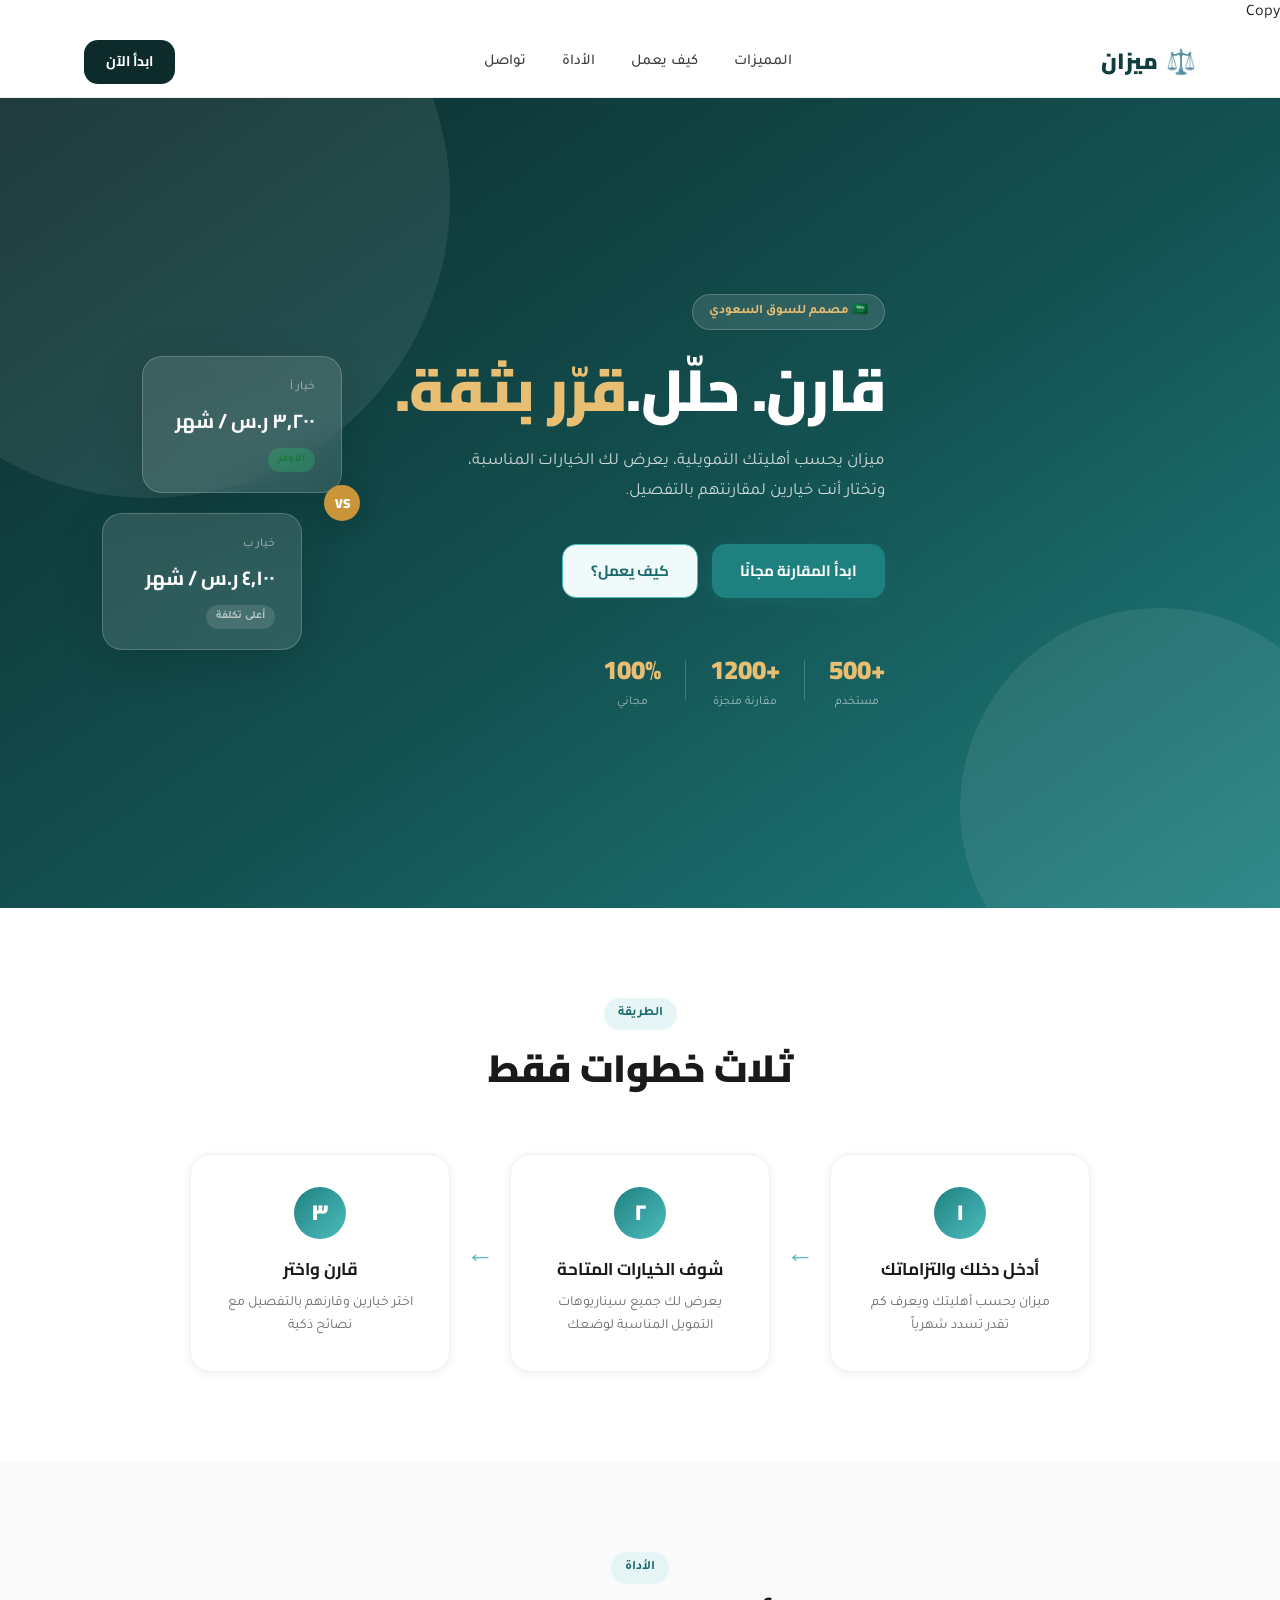
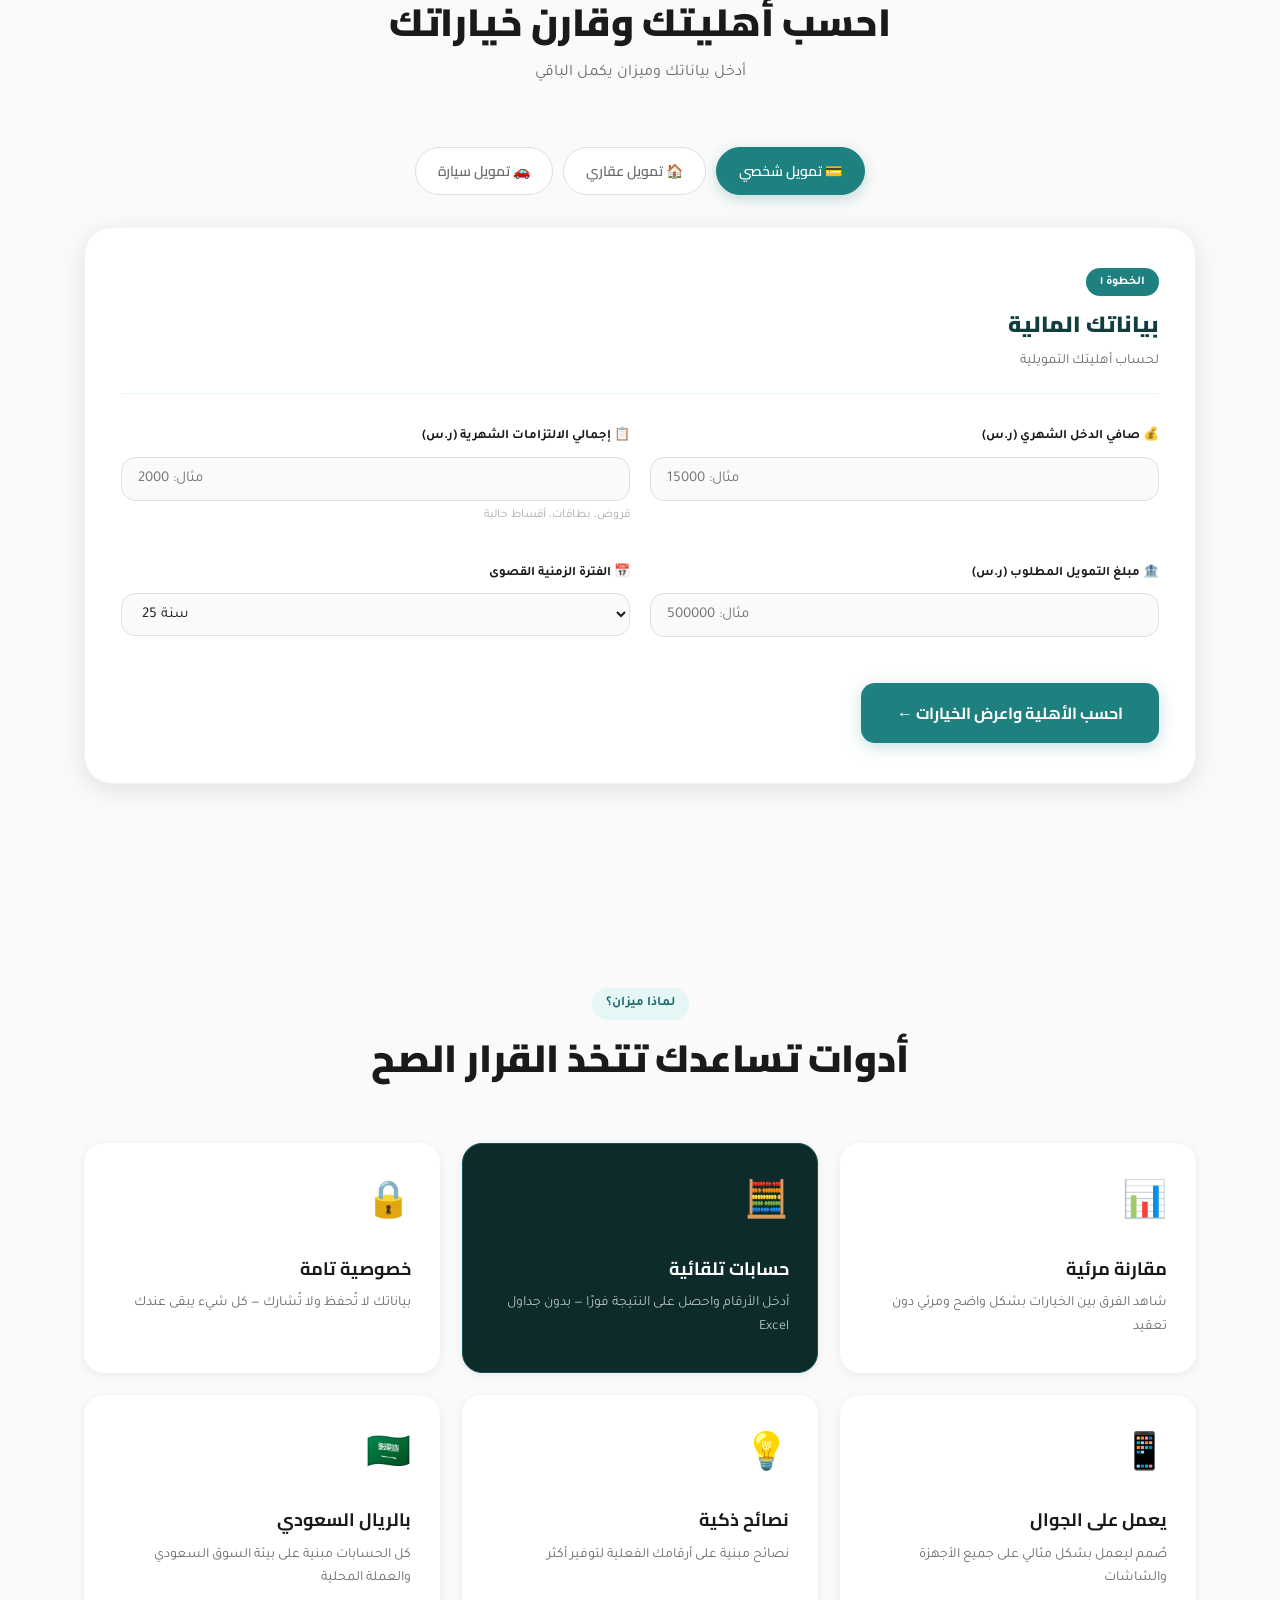
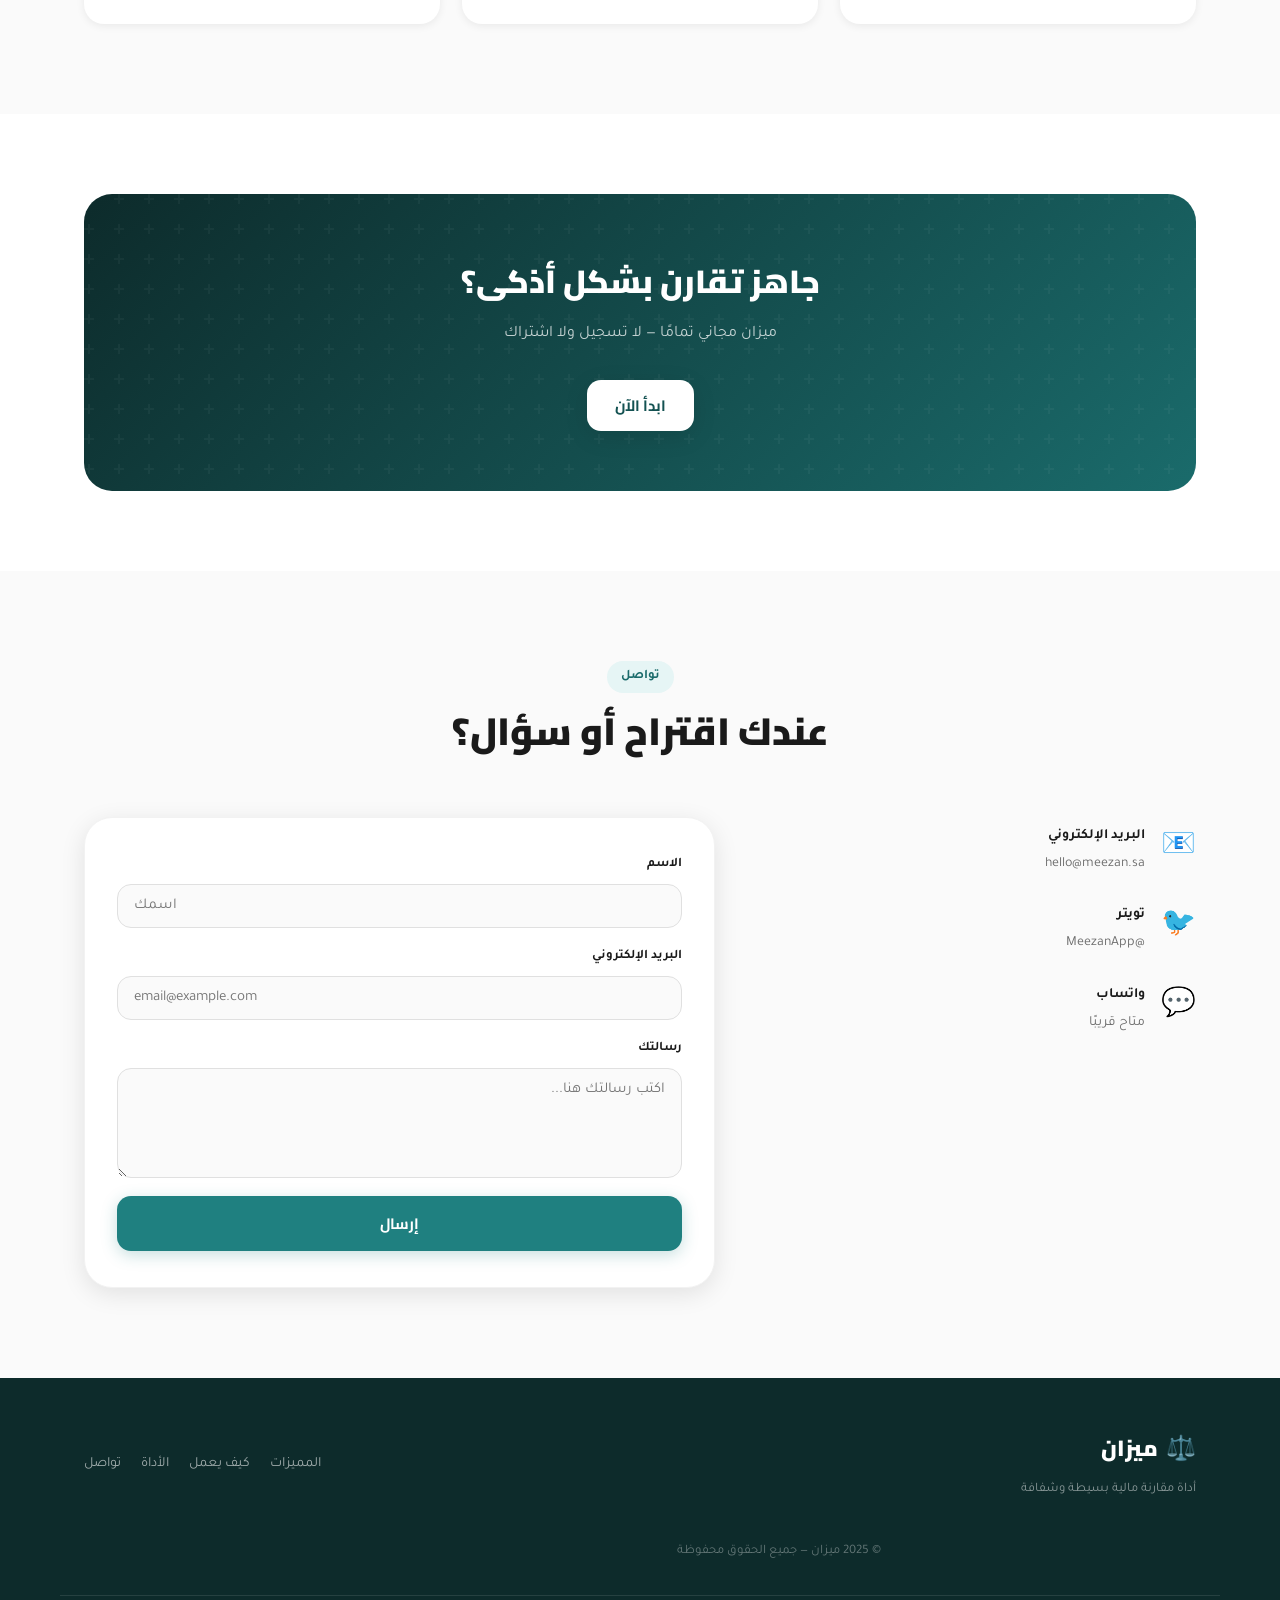
<file: index.html>
Copy

<!DOCTYPE html>
<html lang="ar" dir="rtl">
<head>
  <meta charset="UTF-8" />
  <meta name="viewport" content="width=device-width, initial-scale=1.0" />
  <title>ميزان — قارن واختر بثقة</title>
  <link rel="stylesheet" href="style.css" />
  <link rel="preconnect" href="https://fonts.googleapis.com" />
  <link rel="preconnect" href="https://fonts.gstatic.com" crossorigin />
  <link href="https://fonts.googleapis.com/css2?family=Cairo:wght@300;400;600;700;900&family=Tajawal:wght@300;400;500;700&display=swap" rel="stylesheet" />
</head>
<body>
 
  <header class="navbar">
    <div class="container nav-inner">
      <a href="#" class="logo"><span class="logo-icon">⚖️</span><span class="logo-text">ميزان</span></a>
      <nav class="nav-links">
        <a href="#features">المميزات</a>
        <a href="#how">كيف يعمل</a>
        <a href="#tool">الأداة</a>
        <a href="#contact">تواصل</a>
      </nav>
      <a href="#tool" class="btn btn-nav">ابدأ الآن</a>
      <button class="menu-toggle" aria-label="القائمة"><span></span><span></span><span></span></button>
    </div>
  </header>
 
  <section class="hero">
    <div class="hero-bg-shape shape-1"></div>
    <div class="hero-bg-shape shape-2"></div>
    <div class="container hero-inner">
      <div class="hero-badge">🇸🇦 مصمم للسوق السعودي</div>
      <h1 class="hero-title">قارن. حلّل.<span class="highlight">قرّر بثقة.</span></h1>
      <p class="hero-subtitle">ميزان يحسب أهليتك التمويلية، يعرض لك الخيارات المناسبة،<br/>وتختار أنت خيارين لمقارنتهم بالتفصيل.</p>
      <div class="hero-actions">
        <a href="#tool" class="btn btn-primary">ابدأ المقارنة مجانًا</a>
        <a href="#how" class="btn btn-secondary">كيف يعمل؟</a>
      </div>
      <div class="hero-stats">
        <div class="stat"><span class="stat-num">+500</span><span class="stat-label">مستخدم</span></div>
        <div class="stat-divider"></div>
        <div class="stat"><span class="stat-num">+1200</span><span class="stat-label">مقارنة منجزة</span></div>
        <div class="stat-divider"></div>
        <div class="stat"><span class="stat-num">100%</span><span class="stat-label">مجاني</span></div>
      </div>
    </div>
    <div class="hero-visual">
      <div class="card-float card-a"><div class="card-label">خيار أ</div><div class="card-value">٣,٢٠٠ ر.س / شهر</div><div class="card-tag green">الأوفر</div></div>
      <div class="card-float card-b"><div class="card-label">خيار ب</div><div class="card-value">٤,١٠٠ ر.س / شهر</div><div class="card-tag gray">أعلى تكلفة</div></div>
      <div class="vs-badge">VS</div>
    </div>
  </section>
 
  <section class="how section" id="how">
    <div class="container">
      <div class="section-header">
        <span class="section-tag">الطريقة</span>
        <h2 class="section-title">ثلاث خطوات فقط</h2>
      </div>
      <div class="steps">
        <div class="step"><div class="step-num">١</div><div class="step-content"><h3>أدخل دخلك والتزاماتك</h3><p>ميزان يحسب أهليتك ويعرف كم تقدر تسدد شهرياً</p></div></div>
        <div class="step-arrow">←</div>
        <div class="step"><div class="step-num">٢</div><div class="step-content"><h3>شوف الخيارات المتاحة</h3><p>يعرض لك جميع سيناريوهات التمويل المناسبة لوضعك</p></div></div>
        <div class="step-arrow">←</div>
        <div class="step"><div class="step-num">٣</div><div class="step-content"><h3>قارن واختر</h3><p>اختر خيارين وقارنهم بالتفصيل مع نصائح ذكية</p></div></div>
      </div>
    </div>
  </section>
 
  <section class="tool-section section" id="tool">
    <div class="container">
      <div class="section-header">
        <span class="section-tag">الأداة</span>
        <h2 class="section-title">احسب أهليتك وقارن خياراتك</h2>
        <p class="section-desc">أدخل بياناتك وميزان يكمل الباقي</p>
      </div>
 
      <div class="finance-tabs">
        <button class="tab-btn active" onclick="setType('personal',this)">💳 تمويل شخصي</button>
        <button class="tab-btn" onclick="setType('realestate',this)">🏠 تمويل عقاري</button>
        <button class="tab-btn" onclick="setType('car',this)">🚗 تمويل سيارة</button>
      </div>
 
      <div class="tool-card" id="step1">
        <div class="tool-card-header">
          <div class="step-badge">الخطوة ١</div>
          <h3>بياناتك المالية</h3>
          <p>لحساب أهليتك التمويلية</p>
        </div>
        <div class="eligibility-grid">
          <div class="input-group"><label>💰 صافي الدخل الشهري (ر.س)</label><input type="number" id="income" placeholder="مثال: 15000" class="input"/></div>
          <div class="input-group"><label>📋 إجمالي الالتزامات الشهرية (ر.س)</label><input type="number" id="obligations" placeholder="مثال: 2000" class="input"/><span class="input-hint">قروض، بطاقات، أقساط حالية</span></div>
          <div class="input-group"><label>🏦 مبلغ التمويل المطلوب (ر.س)</label><input type="number" id="loanAmount" placeholder="مثال: 500000" class="input"/></div>
          <div class="input-group"><label>📅 الفترة الزمنية القصوى</label><select id="maxYears" class="input"><option value="5">5 سنوات</option><option value="10">10 سنوات</option><option value="15">15 سنة</option><option value="20">20 سنة</option><option value="25" selected>25 سنة</option><option value="30">30 سنة</option></select></div>
        </div>
        <button class="btn btn-primary btn-lg" onclick="calculateEligibility()">احسب الأهلية واعرض الخيارات ←</button>
      </div>
 
      <div class="tool-card" id="step2" style="display:none">
        <div class="tool-card-header">
          <div class="step-badge">الخطوة ٢</div>
          <h3>نتيجة الأهلية والخيارات</h3>
        </div>
        <div id="dbr-result"></div>
        <div class="options-header"><h4>🎯 الخيارات المتاحة — اختر خيارين للمقارنة</h4></div>
        <div class="options-grid" id="options-grid"></div>
        <div class="compare-selection" id="compare-selection" style="display:none">
          <div class="selected-info" id="selected-info"></div>
          <button class="btn btn-primary btn-lg" onclick="showComparison()">قارن الخيارين ←</button>
        </div>
      </div>
 
      <div class="tool-card" id="step3" style="display:none">
        <div class="tool-card-header">
          <div class="step-badge">الخطوة ٣</div>
          <h3>المقارنة التفصيلية</h3>
        </div>
        <div class="comparison-grid" id="comparison-grid"></div>
        <div class="advice-section" id="advice-section"></div>
        <button class="btn btn-secondary mt-24" onclick="resetTool()">← ابدأ مقارنة جديدة</button>
      </div>
    </div>
  </section>
 
  <section class="features section" id="features">
    <div class="container">
      <div class="section-header">
        <span class="section-tag">لماذا ميزان؟</span>
        <h2 class="section-title">أدوات تساعدك تتخذ القرار الصح</h2>
      </div>
      <div class="features-grid">
        <div class="feature-card"><div class="feature-icon">📊</div><h3>مقارنة مرئية</h3><p>شاهد الفرق بين الخيارات بشكل واضح ومرئي دون تعقيد</p></div>
        <div class="feature-card featured"><div class="feature-icon">🧮</div><h3>حسابات تلقائية</h3><p>أدخل الأرقام واحصل على النتيجة فورًا — بدون جداول Excel</p></div>
        <div class="feature-card"><div class="feature-icon">🔒</div><h3>خصوصية تامة</h3><p>بياناتك لا تُحفظ ولا تُشارك — كل شيء يبقى عندك</p></div>
        <div class="feature-card"><div class="feature-icon">📱</div><h3>يعمل على الجوال</h3><p>صُمم ليعمل بشكل مثالي على جميع الأجهزة والشاشات</p></div>
        <div class="feature-card"><div class="feature-icon">💡</div><h3>نصائح ذكية</h3><p>نصائح مبنية على أرقامك الفعلية لتوفير أكثر</p></div>
        <div class="feature-card"><div class="feature-icon">🇸🇦</div><h3>بالريال السعودي</h3><p>كل الحسابات مبنية على بيئة السوق السعودي والعملة المحلية</p></div>
      </div>
    </div>
  </section>
 
  <section class="cta-section"><div class="container"><div class="cta-box"><h2>جاهز تقارن بشكل أذكى؟</h2><p>ميزان مجاني تمامًا — لا تسجيل ولا اشتراك</p><a href="#tool" class="btn btn-white">ابدأ الآن</a></div></div></section>
 
  <section class="contact section" id="contact">
    <div class="container">
      <div class="section-header"><span class="section-tag">تواصل</span><h2 class="section-title">عندك اقتراح أو سؤال؟</h2></div>
      <div class="contact-grid">
        <div class="contact-info">
          <div class="info-item"><span class="info-icon">📧</span><div><strong>البريد الإلكتروني</strong><p>hello@meezan.sa</p></div></div>
          <div class="info-item"><span class="info-icon">🐦</span><div><strong>تويتر</strong><p>@MeezanApp</p></div></div>
          <div class="info-item"><span class="info-icon">💬</span><div><strong>واتساب</strong><p>متاح قريبًا</p></div></div>
        </div>
        <form class="contact-form" onsubmit="return false;">
          <div class="input-group"><label>الاسم</label><input type="text" placeholder="اسمك" class="input"/></div>
          <div class="input-group"><label>البريد الإلكتروني</label><input type="email" placeholder="email@example.com" class="input"/></div>
          <div class="input-group"><label>رسالتك</label><textarea rows="4" placeholder="اكتب رسالتك هنا..." class="input textarea"></textarea></div>
          <button type="submit" class="btn btn-primary full-width">إرسال</button>
        </form>
      </div>
    </div>
  </section>
 
  <footer class="footer">
    <div class="container footer-inner">
      <div class="footer-brand"><a href="#" class="logo"><span class="logo-icon">⚖️</span><span class="logo-text">ميزان</span></a><p>أداة مقارنة مالية بسيطة وشفافة</p></div>
      <div class="footer-links"><a href="#features">المميزات</a><a href="#how">كيف يعمل</a><a href="#tool">الأداة</a><a href="#contact">تواصل</a></div>
      <div class="footer-bottom"><p>© 2025 ميزان — جميع الحقوق محفوظة</p></div>
    </div>
  </footer>
 
<script>
let financeType='personal', selectedOptions=[], generatedOptions=[];
function setType(t,b){financeType=t;document.querySelectorAll('.tab-btn').forEach(x=>x.classList.remove('active'));b.classList.add('active');}
const fmt=n=>n>0?Math.round(n).toLocaleString('ar-SA')+' ر.س':'— ر.س';
const fmtY=m=>{const y=Math.floor(m/12),mo=m%12;return y>0&&mo>0?`${y} سنة و${mo} أشهر`:y>0?`${y} سنة`:`${mo} شهر`;};
function calcM(a,m,r){if(!r)return a/m;const x=r/100/12;return(a*x*Math.pow(1+x,m))/(Math.pow(1+x,m)-1);}
 
function calculateEligibility(){
  const inc=parseFloat(document.getElementById('income').value)||0;
  const obl=parseFloat(document.getElementById('obligations').value)||0;
  const loan=parseFloat(document.getElementById('loanAmount').value)||0;
  const maxY=parseInt(document.getElementById('maxYears').value)||25;
  if(!inc||!loan){alert('يرجى إدخال الدخل الشهري ومبلغ التمويل');return;}
  const maxP=(inc*0.33)-obl;
  const dbr=obl/inc*100;
  let dbrHTML='';
  if(maxP<=0){dbrHTML=`<div class="dbr-card red"><div class="dbr-icon">⚠️</div><div class="dbr-info"><strong>الأهلية محدودة</strong><p>نسبة الالتزامات ${dbr.toFixed(1)}% تجاوزت الحد المسموح 33%</p></div></div>`;}
  else if(dbr>20){dbrHTML=`<div class="dbr-card yellow"><div class="dbr-icon">⚡</div><div class="dbr-info"><strong>أهلية متوسطة</strong><p>نسبة الالتزامات ${dbr.toFixed(1)}% — يمكنك قسط حتى ${fmt(maxP)} شهرياً</p></div></div>`;}
  else{dbrHTML=`<div class="dbr-card green"><div class="dbr-icon">✅</div><div class="dbr-info"><strong>أهليتك ممتازة</strong><p>نسبة الالتزامات ${dbr.toFixed(1)}% فقط — يمكنك قسط حتى ${fmt(maxP)} شهرياً</p></div></div>`;}
  dbrHTML+=`<div class="dbr-stats"><div class="dbr-stat"><span>صافي الدخل</span><strong>${fmt(inc)}</strong></div><div class="dbr-stat"><span>الالتزامات الحالية</span><strong class="red-text">${fmt(obl)}</strong></div><div class="dbr-stat"><span>الحد الأقصى للقسط</span><strong class="green-text">${fmt(maxP>0?maxP:0)}</strong></div><div class="dbr-stat"><span>نسبة DBR</span><strong>${dbr.toFixed(1)}%</strong></div></div>`;
  document.getElementById('dbr-result').innerHTML=dbrHTML;
  generateOptions(loan,maxY,maxP);
  document.getElementById('step2').style.display='block';
  document.getElementById('step2').scrollIntoView({behavior:'smooth'});
}
 
function generateOptions(amount,maxY,maxP){
  const rates={personal:[{l:'بنك أ',r:5.5},{l:'بنك ب',r:6.0},{l:'بنك ج',r:6.5},{l:'بنك د',r:7.0}],realestate:[{l:'بنك أ',r:4.5},{l:'بنك ب',r:5.0},{l:'بنك ج',r:5.5},{l:'بنك د',r:6.0}],car:[{l:'بنك أ',r:4.0},{l:'بنك ب',r:4.5},{l:'بنك ج',r:5.0},{l:'بنك د',r:5.5}]};
  const rList=rates[financeType]||rates.personal;
  const durs=[];for(let y=5;y<=maxY;y+=5)durs.push(y);
  generatedOptions=[];
  rList.forEach(bank=>durs.forEach(years=>{
    const months=years*12,monthly=calcM(amount,months,bank.r),total=monthly*months,profit=total-amount;
    generatedOptions.push({id:`${bank.l}-${years}`,bank:bank.l,rate:bank.r,years,months,monthly,total,profit,affordable:monthly<=maxP&&maxP>0,amount});
  }));
  const grid=document.getElementById('options-grid');
  grid.innerHTML=generatedOptions.map((o,i)=>`
    <div class="option-card ${o.affordable?'':'not-affordable'}" id="opt-${i}" onclick="selectOption(${i})">
      <div class="option-header"><span class="option-bank">${o.bank}</span><span class="option-rate">${o.rate}%</span>${o.affordable?'<span class="option-badge green">✓ مناسب</span>':'<span class="option-badge red">قسط مرتفع</span>'}</div>
      <div class="option-years">${o.years} سنة</div>
      <div class="option-monthly">${fmt(o.monthly)}<span>/شهر</span></div>
      <div class="option-details"><span>الإجمالي: ${fmt(o.total)}</span><span>الأرباح: ${fmt(o.profit)}</span></div>
      <div class="option-select-indicator" id="ind-${i}"></div>
    </div>`).join('');
  selectedOptions=[];
  document.getElementById('compare-selection').style.display='none';
}
 
function selectOption(i){
  const card=document.getElementById(`opt-${i}`),ind=document.getElementById(`ind-${i}`);
  const already=selectedOptions.indexOf(i);
  if(already>-1){selectedOptions.splice(already,1);card.classList.remove('selected');ind.innerHTML='';}
  else{
    if(selectedOptions.length>=2){const old=selectedOptions.shift();document.getElementById(`opt-${old}`).classList.remove('selected');document.getElementById(`ind-${old}`).innerHTML='';}
    selectedOptions.push(i);card.classList.add('selected');
    ind.innerHTML=selectedOptions.length===1?'① محدد':'② محدد';
  }
  const sel=document.getElementById('compare-selection'),info=document.getElementById('selected-info');
  if(selectedOptions.length===2){
    sel.style.display='flex';
    const a=generatedOptions[selectedOptions[0]],b=generatedOptions[selectedOptions[1]];
    info.innerHTML=`<span>① ${a.bank} — ${a.years} سنة — ${fmt(a.monthly)}/شهر</span><span>② ${b.bank} — ${b.years} سنة — ${fmt(b.monthly)}/شهر</span>`;
  }else{sel.style.display='none';}
}
 
function showComparison(){
  if(selectedOptions.length<2)return;
  const a=generatedOptions[selectedOptions[0]],b=generatedOptions[selectedOptions[1]];
  const saving=Math.abs(a.total-b.total),winnerLabel=a.total<=b.total?'الخيار الأول':'الخيار الثاني';
  document.getElementById('comparison-grid').innerHTML=`
    <div class="comp-col ${a.total<=b.total?'comp-winner':''}">
      <div class="comp-header"><div class="comp-title">الخيار الأول</div><div class="comp-subtitle">${a.bank} — ${a.years} سنة</div>${a.total<=b.total?'<div class="comp-crown">🏆 الأوفر</div>':''}</div>
      <div class="comp-main">${fmt(a.monthly)}<span>/شهر</span></div>
      <div class="comp-rows">
        <div class="comp-row"><span>مبلغ التمويل</span><strong>${fmt(a.amount)}</strong></div>
        <div class="comp-row"><span>نسبة الفائدة</span><strong>${a.rate}%</strong></div>
        <div class="comp-row"><span>المدة</span><strong>${fmtY(a.months)}</strong></div>
        <div class="comp-row"><span>إجمالي المدفوع</span><strong>${fmt(a.total)}</strong></div>
        <div class="comp-row"><span>إجمالي الأرباح</span><strong class="red-text">${fmt(a.profit)}</strong></div>
      </div>
    </div>
    <div class="comp-middle">
      <div class="vs-big">VS</div>
      <div class="comp-diff">
        <div class="diff-item"><span>الفرق في القسط</span><strong>${fmt(Math.abs(a.monthly-b.monthly))}</strong></div>
        <div class="diff-item"><span>الفرق في التكلفة</span><strong class="green-text">${fmt(saving)}</strong></div>
        <div class="diff-item winner-item"><span>الأوفر</span><strong>${winnerLabel}</strong></div>
      </div>
    </div>
    <div class="comp-col ${b.total<a.total?'comp-winner':''}">
      <div class="comp-header"><div class="comp-title">الخيار الثاني</div><div class="comp-subtitle">${b.bank} — ${b.years} سنة</div>${b.total<a.total?'<div class="comp-crown">🏆 الأوفر</div>':''}</div>
      <div class="comp-main">${fmt(b.monthly)}<span>/شهر</span></div>
      <div class="comp-rows">
        <div class="comp-row"><span>مبلغ التمويل</span><strong>${fmt(b.amount)}</strong></div>
        <div class="comp-row"><span>نسبة الفائدة</span><strong>${b.rate}%</strong></div>
        <div class="comp-row"><span>المدة</span><strong>${fmtY(b.months)}</strong></div>
        <div class="comp-row"><span>إجمالي المدفوع</span><strong>${fmt(b.total)}</strong></div>
        <div class="comp-row"><span>إجمالي الأرباح</span><strong class="red-text">${fmt(b.profit)}</strong></div>
      </div>
    </div>`;
 
  const advices=[];
  const best=a.total<=b.total?a:b;
  if(best.months>=120){const ex=Math.round(best.monthly*0.15/100)*100||500,nM=best.monthly+ex,r=best.rate/100/12;let nMo=r>0?Math.round(-Math.log(1-(best.amount*r)/nM)/Math.log(1+r)):Math.round(best.amount/nM);const sv=Math.round((best.months-nMo)*best.monthly);if(sv>0)advices.push({icon:'⬆️',type:'boost',title:'زيادة القسط توفّر أكثر',text:`لو زدت القسط بـ ${fmt(ex)} شهرياً، توفر حوالي ${fmt(sv)} من الأرباح الإجمالية.`});}
  if(best.months>=60){const sv=Math.round(best.monthly*0.8);advices.push({icon:'🗓️',type:'annual',title:'دفعة إضافية سنوية',text:`دفعة واحدة إضافية بالسنة تقلل الرصيد وتوفر حتى ${fmt(sv)} سنوياً من الأرباح.`});}
  if(Math.max(a.rate,b.rate)>=6)advices.push({icon:'📉',type:'rate',title:'الفائدة مرتفعة',text:`نسبة ${Math.max(a.rate,b.rate)}% مرتفعة. بعد سنتين راجع السوق — إعادة التمويل قد توفر عليك آلاف الريالات.`});
  if(saving>10000)advices.push({icon:'💡',type:'compare',title:`الفرق ${fmt(saving)} بين الخيارين`,text:`هذا فرق كبير! الخيار الأوفر يستحق حتى لو كان القسط الشهري أعلى قليلاً.`});
  advices.push({icon:'🏛️',type:'banks',title:'قارن بين أكثر من بنك',text:`النسب المعروضة تقريبية. تواصل مع ٣ بنوك على الأقل للحصول على أفضل عرض.`});
 
  document.getElementById('advice-section').innerHTML=`
    <div class="advice-header"><span class="advice-icon">💡</span><h3>نصائح ميزان الذكية</h3><span class="advice-tag">مبنية على أرقامك</span></div>
    <div class="advice-list">${advices.map(x=>`<div class="advice-card advice-${x.type}"><div class="advice-card-icon">${x.icon}</div><div class="advice-card-content"><strong>${x.title}</strong><p>${x.text}</p></div></div>`).join('')}</div>`;
 
  document.getElementById('step3').style.display='block';
  document.getElementById('step3').scrollIntoView({behavior:'smooth'});
}
 
function resetTool(){
  document.getElementById('step2').style.display='none';
  document.getElementById('step3').style.display='none';
  selectedOptions=[];
  document.getElementById('tool').scrollIntoView({behavior:'smooth'});
}
 
document.querySelector('.menu-toggle')?.addEventListener('click',()=>{document.querySelector('.nav-links')?.classList.toggle('open');});
</script>
</body>
</html>
</file>
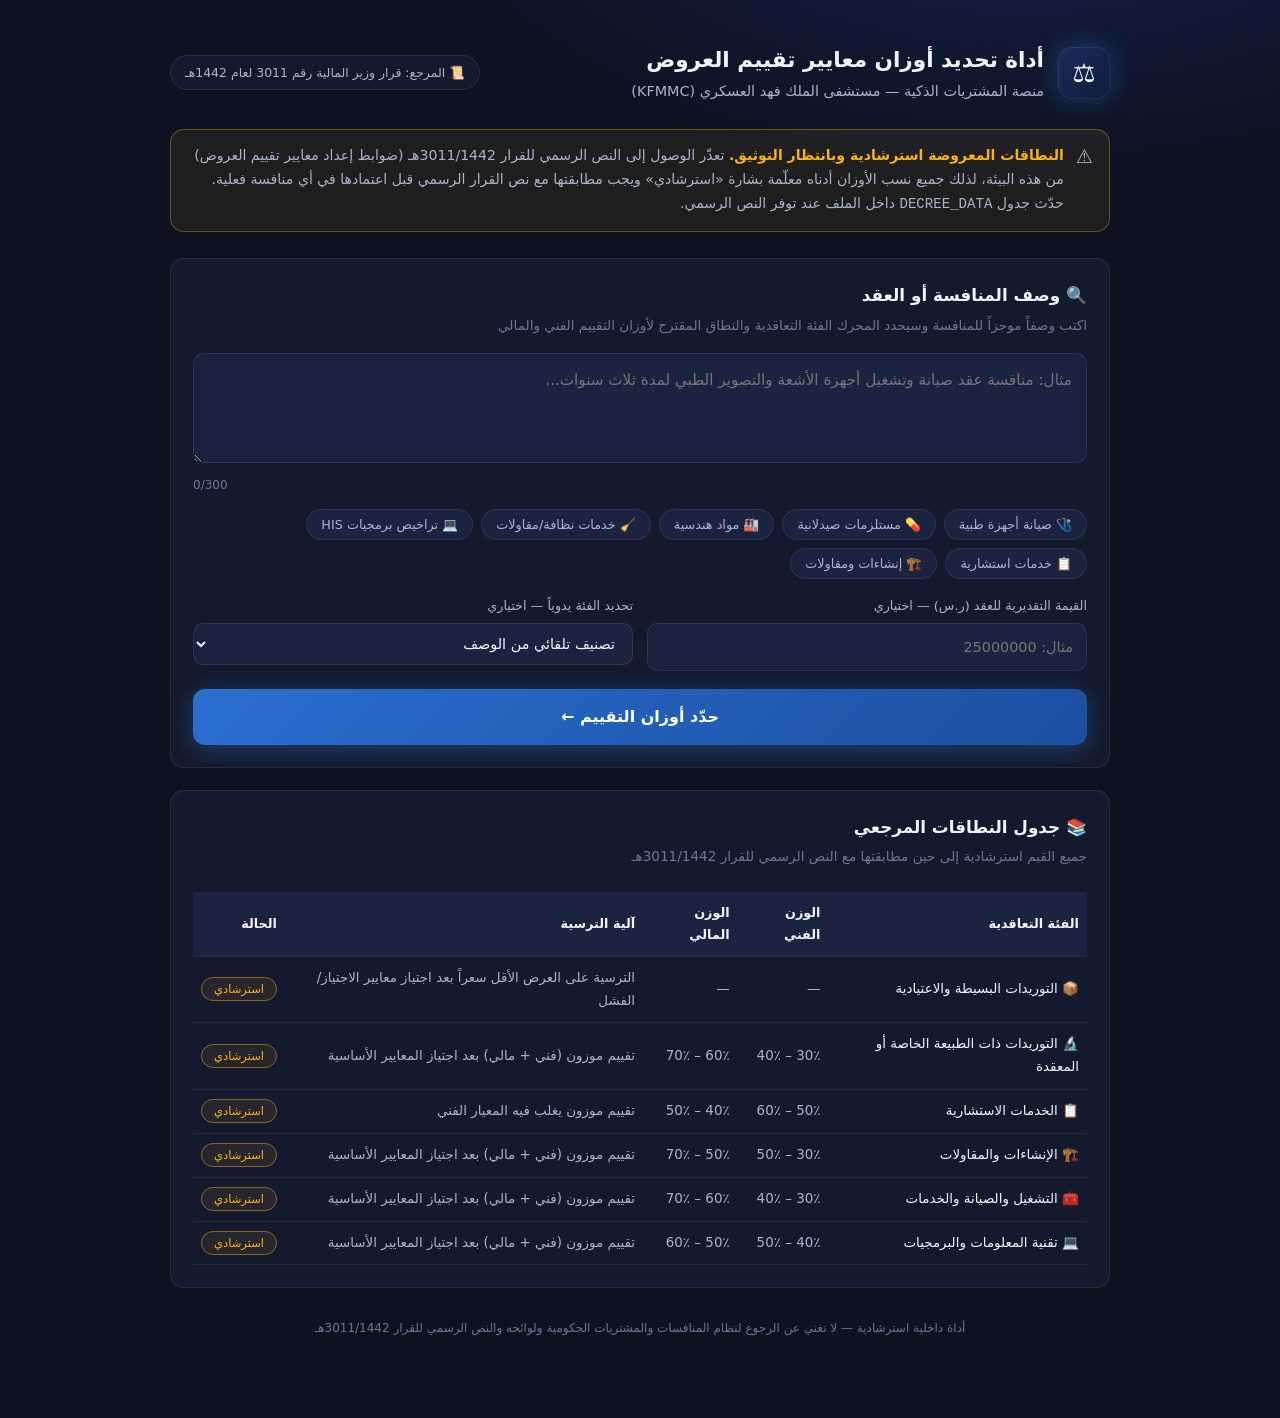
<file: bid-evaluation-weights.html>
<!DOCTYPE html>
<html lang="ar" dir="rtl">
<head>
<meta charset="UTF-8" />
<meta name="viewport" content="width=device-width, initial-scale=1.0" />
<title>أداة أوزان معايير تقييم العروض — القرار 3011/1442هـ</title>
<style>
/* ============================================================
   منصة المشتريات الذكية — أداة تحديد أوزان معايير تقييم العروض
   المرجع: قرار وزير المالية رقم 3011 وتاريخ 1442هـ
   (ضوابط إعداد معايير تقييم العروض)
   ============================================================ */
:root{
  --bg:#0d1220;            /* page plane */
  --surface:#141a2e;       /* cards */
  --surface-2:#1a2340;
  --ink:#f2f4fa;
  --ink-2:#aab3cc;
  --ink-muted:#6b7594;
  --hairline:rgba(255,255,255,.08);
  --accent:#3987e5;        /* series 1 — الوزن الفني */
  --accent-2:#199e70;      /* series 2 — الوزن المالي */
  --glow:rgba(57,135,229,.35);
  --warn:#fab219;
  --serious:#ec835a;
  --good:#0ca30c;
  --radius:14px;
  font-size:16px;
}
*{margin:0;padding:0;box-sizing:border-box}
body{
  background:radial-gradient(1200px 600px at 80% -10%, #16224a 0%, var(--bg) 55%);
  color:var(--ink);
  font-family:"Segoe UI",Tahoma,system-ui,-apple-system,sans-serif;
  min-height:100vh;
  line-height:1.7;
}
.container{max-width:980px;margin:0 auto;padding:24px 20px 80px}

/* header */
.hdr{display:flex;align-items:center;gap:14px;padding:18px 0 8px;flex-wrap:wrap}
.hdr-icon{
  width:52px;height:52px;border-radius:14px;display:grid;place-items:center;font-size:26px;
  background:linear-gradient(135deg,#1d2c5e,#101a3a);
  box-shadow:0 0 24px var(--glow), inset 0 0 0 1px var(--hairline);
  animation:pulse 3s ease-in-out infinite;
}
@keyframes pulse{0%,100%{box-shadow:0 0 16px var(--glow), inset 0 0 0 1px var(--hairline)}50%{box-shadow:0 0 34px var(--glow), inset 0 0 0 1px var(--hairline)}}
.hdr h1{font-size:1.35rem;font-weight:800}
.hdr .sub{color:var(--ink-2);font-size:.9rem}
.decree-badge{
  margin-inline-start:auto;font-size:.78rem;color:var(--ink-2);
  border:1px solid var(--hairline);border-radius:999px;padding:6px 14px;background:var(--surface);
  white-space:nowrap;
}

/* verification banner */
.verify-banner{
  display:flex;gap:12px;align-items:flex-start;
  background:rgba(250,178,25,.08);border:1px solid rgba(250,178,25,.35);
  border-radius:var(--radius);padding:14px 16px;margin:18px 0 26px;font-size:.88rem;color:var(--ink-2);
}
.verify-banner .vb-icon{font-size:1.2rem;line-height:1.4}
.verify-banner strong{color:var(--warn)}

/* cards */
.card{
  background:var(--surface);border:1px solid var(--hairline);border-radius:var(--radius);
  padding:22px;margin-bottom:22px;
}
.card h2{font-size:1.05rem;font-weight:700;margin-bottom:4px;display:flex;align-items:center;gap:8px}
.card .desc{color:var(--ink-muted);font-size:.85rem;margin-bottom:16px}

/* input */
textarea{
  width:100%;min-height:110px;resize:vertical;background:var(--surface-2);color:var(--ink);
  border:1px solid var(--hairline);border-radius:10px;padding:14px;font:inherit;font-size:.95rem;
}
textarea:focus{outline:none;border-color:var(--accent);box-shadow:0 0 0 3px rgba(57,135,229,.18)}
.counter{text-align:left;font-size:.75rem;color:var(--ink-muted);margin-top:4px}
.chips{display:flex;flex-wrap:wrap;gap:8px;margin-top:14px}
.chip{
  background:var(--surface-2);border:1px solid var(--hairline);color:var(--ink-2);
  border-radius:999px;padding:7px 14px;font-size:.8rem;cursor:pointer;transition:.15s;font-family:inherit;
}
.chip:hover{border-color:var(--accent);color:var(--ink);box-shadow:0 0 12px rgba(57,135,229,.25)}
.ctx-row{display:grid;grid-template-columns:1fr 1fr;gap:14px;margin-top:16px}
@media(max-width:640px){.ctx-row{grid-template-columns:1fr}}
.field label{display:block;font-size:.8rem;color:var(--ink-2);margin-bottom:6px}
.field input,.field select{
  width:100%;background:var(--surface-2);color:var(--ink);border:1px solid var(--hairline);
  border-radius:10px;padding:11px 13px;font:inherit;font-size:.9rem;
}
.field input:focus,.field select:focus{outline:none;border-color:var(--accent)}
.btn{
  margin-top:18px;width:100%;padding:14px;border:none;border-radius:12px;cursor:pointer;
  font:inherit;font-weight:800;font-size:1rem;color:#fff;
  background:linear-gradient(135deg,#2a6fd0,#1c4fa0);
  box-shadow:0 4px 22px rgba(57,135,229,.35);transition:.2s;
}
.btn:hover{transform:translateY(-1px);box-shadow:0 6px 28px rgba(57,135,229,.5)}
.btn:disabled{opacity:.5;cursor:not-allowed;transform:none}

/* processing overlay */
.overlay{
  position:fixed;inset:0;background:rgba(8,11,22,.9);backdrop-filter:blur(6px);
  display:none;place-items:center;z-index:50;
}
.overlay.on{display:grid}
.proc{width:min(420px,90vw);background:var(--surface);border:1px solid var(--hairline);border-radius:16px;padding:26px}
.proc h3{font-size:1rem;margin-bottom:16px;display:flex;gap:8px;align-items:center}
.proc h3::before{content:"";width:10px;height:10px;border-radius:50%;background:var(--accent);animation:pulse 1.2s infinite}
.layer{display:flex;align-items:center;gap:10px;padding:9px 4px;color:var(--ink-muted);font-size:.88rem;opacity:.35;transition:.3s}
.layer.active{opacity:1;color:var(--ink)}
.layer.done{opacity:1;color:var(--ink-2)}
.layer .st{margin-inline-start:auto;font-size:.9rem}
.layer.active .st::after{content:"…";color:var(--accent)}
.layer.done .st::after{content:"✓";color:var(--good)}

/* result */
#result{display:none}
.cat-badge{
  display:inline-flex;align-items:center;gap:10px;background:var(--surface-2);
  border:1px solid rgba(57,135,229,.4);border-radius:12px;padding:10px 18px;font-weight:800;font-size:1.05rem;
  box-shadow:0 0 18px rgba(57,135,229,.15);
}
.badges-row{display:flex;flex-wrap:wrap;gap:10px;align-items:center;margin-bottom:20px}
.tag{font-size:.72rem;border-radius:999px;padding:4px 12px;border:1px solid}
.tag.pending{color:var(--warn);border-color:rgba(250,178,25,.45);background:rgba(250,178,25,.08)}
.tag.ok{color:var(--good);border-color:rgba(12,163,12,.45);background:rgba(12,163,12,.08)}

/* weight meter */
.meter-wrap{margin:6px 0 4px}
.meter-title{display:flex;justify-content:space-between;font-size:.82rem;color:var(--ink-2);margin-bottom:8px}
.meter{
  display:flex;height:34px;border-radius:8px;overflow:hidden;background:var(--surface-2);
  border:1px solid var(--hairline);
}
.seg{display:grid;place-items:center;font-size:.82rem;font-weight:800;color:#fff;transition:width .6s ease}
.seg.tech{background:var(--accent)}
.seg.fin{background:var(--accent-2);border-inline-start:2px solid var(--bg)} /* 2px surface gap between fills */
.range-note{display:flex;justify-content:space-between;font-size:.78rem;color:var(--ink-muted);margin-top:6px}
.legend{display:flex;gap:18px;font-size:.8rem;color:var(--ink-2);margin-top:10px}
.legend span::before{content:"";display:inline-block;width:10px;height:10px;border-radius:3px;margin-inline-end:6px;vertical-align:-1px}
.legend .l-tech::before{background:var(--accent)}
.legend .l-fin::before{background:var(--accent-2)}

/* criteria + alerts */
.crit-list{list-style:none;margin-top:6px}
.crit-list li{padding:9px 0;border-bottom:1px solid var(--hairline);font-size:.9rem;color:var(--ink-2);display:flex;gap:10px}
.crit-list li:last-child{border-bottom:none}
.crit-list li::before{content:"◆";color:var(--accent);font-size:.7rem;line-height:2}
.formula{
  background:var(--surface-2);border:1px solid var(--hairline);border-radius:10px;
  padding:14px 16px;font-size:.92rem;direction:rtl;margin-top:6px;color:var(--ink);
}
.alert{
  display:flex;gap:10px;border-radius:10px;padding:12px 14px;font-size:.86rem;margin-top:10px;
  border:1px solid;align-items:flex-start;
}
.alert.warn{color:#ffd479;border-color:rgba(250,178,25,.35);background:rgba(250,178,25,.07)}
.alert.serious{color:#ffb497;border-color:rgba(236,131,90,.35);background:rgba(236,131,90,.07)}
.alert.info{color:var(--ink-2);border-color:var(--hairline);background:var(--surface-2)}
.alert .ic{font-size:1rem}

/* reference table */
table{width:100%;border-collapse:collapse;font-size:.84rem;margin-top:8px}
th,td{padding:10px 8px;border-bottom:1px solid var(--hairline);text-align:right;color:var(--ink-2)}
th{color:var(--ink);font-size:.8rem;background:var(--surface-2)}
td:first-child{color:var(--ink)}
.table-scroll{overflow-x:auto}
.reset{background:none;border:none;color:var(--accent);cursor:pointer;font:inherit;font-size:.85rem;margin-top:18px}
.reset:hover{text-decoration:underline}
footer{color:var(--ink-muted);font-size:.75rem;text-align:center;margin-top:30px}
</style>
</head>
<body>
<div class="container">

  <div class="hdr">
    <div class="hdr-icon">⚖️</div>
    <div>
      <h1>أداة تحديد أوزان معايير تقييم العروض</h1>
      <div class="sub">منصة المشتريات الذكية — مستشفى الملك فهد العسكري (KFMMC)</div>
    </div>
    <div class="decree-badge">📜 المرجع: قرار وزير المالية رقم 3011 لعام 1442هـ</div>
  </div>

  <div class="verify-banner">
    <div class="vb-icon">⚠️</div>
    <div>
      <strong>النطاقات المعروضة استرشادية وبانتظار التوثيق.</strong>
      تعذّر الوصول إلى النص الرسمي للقرار 3011/1442هـ (ضوابط إعداد معايير تقييم العروض) من هذه البيئة،
      لذلك جميع نسب الأوزان أدناه معلّمة بشارة «استرشادي» ويجب مطابقتها مع نص القرار الرسمي قبل اعتمادها
      في أي منافسة فعلية. حدّث جدول <code>DECREE_DATA</code> داخل الملف عند توفر النص الرسمي.
    </div>
  </div>

  <div class="card" id="intake-card">
    <h2>🔍 وصف المنافسة أو العقد</h2>
    <p class="desc">اكتب وصفاً موجزاً للمنافسة وسيحدد المحرك الفئة التعاقدية والنطاق المقترح لأوزان التقييم الفني والمالي</p>
    <textarea id="desc" maxlength="300" placeholder="مثال: منافسة عقد صيانة وتشغيل أجهزة الأشعة والتصوير الطبي لمدة ثلاث سنوات..."></textarea>
    <div class="counter"><span id="cnt">0</span>/300</div>
    <div class="chips">
      <button class="chip" onclick="useExample('عقد صيانة شاملة للأجهزة الطبية وأجهزة المختبرات')">🩺 صيانة أجهزة طبية</button>
      <button class="chip" onclick="useExample('توريد مستلزمات صيدلانية وأدوية اعتيادية حسب جدول الكميات')">💊 مستلزمات صيدلانية</button>
      <button class="chip" onclick="useExample('توريد مواد هندسية وقطع غيار لأنظمة التكييف والتيار الخفيف')">🏭 مواد هندسية</button>
      <button class="chip" onclick="useExample('منافسة خدمات نظافة وتشغيل عمالة لمرافق المستشفى')">🧹 خدمات نظافة/مقاولات</button>
      <button class="chip" onclick="useExample('تجديد تراخيص برمجيات نظام المعلومات الصحية HIS مع الدعم الفني')">💻 تراخيص برمجيات HIS</button>
      <button class="chip" onclick="useExample('التعاقد مع مكتب استشاري لإعداد دراسة تطوير قسم الطوارئ')">📋 خدمات استشارية</button>
      <button class="chip" onclick="useExample('مشروع إنشاء وتجهيز عيادات خارجية جديدة — أعمال مقاولات')">🏗️ إنشاءات ومقاولات</button>
    </div>
    <div class="ctx-row">
      <div class="field">
        <label>القيمة التقديرية للعقد (ر.س) — اختياري</label>
        <input type="number" id="value" min="0" placeholder="مثال: 25000000" />
      </div>
      <div class="field">
        <label>تحديد الفئة يدوياً — اختياري</label>
        <select id="manualCat"><option value="">تصنيف تلقائي من الوصف</option></select>
      </div>
    </div>
    <button class="btn" id="go" onclick="analyze()">حدّد أوزان التقييم ←</button>
  </div>

  <div class="overlay" id="overlay">
    <div class="proc">
      <h3>جارٍ تحليل المنافسة</h3>
      <div class="layer" data-l="0">🎯 تحليل وصف المنافسة<span class="st"></span></div>
      <div class="layer" data-l="1">📊 مطابقة الفئة التعاقدية<span class="st"></span></div>
      <div class="layer" data-l="2">⚖️ جلب نطاقات الأوزان — القرار 3011/1442هـ<span class="st"></span></div>
      <div class="layer" data-l="3">🛡️ توليد تنبيهات الامتثال<span class="st"></span></div>
    </div>
  </div>

  <div class="card" id="result">
    <div class="badges-row">
      <span class="cat-badge" id="catBadge"></span>
      <span class="tag pending" id="verifyTag">استرشادي — بانتظار توثيق النص الرسمي</span>
    </div>

    <h2>⚖️ نطاق الأوزان المقترح</h2>
    <p class="desc" id="rangeDesc"></p>
    <div class="meter-wrap">
      <div class="meter-title"><span id="meterTitle">توزيع الأوزان عند منتصف النطاق</span><span id="midLabel"></span></div>
      <div class="meter">
        <div class="seg tech" id="segTech"></div>
        <div class="seg fin" id="segFin"></div>
      </div>
      <div class="range-note"><span id="techRange"></span><span id="finRange"></span></div>
      <div class="legend"><span class="l-tech" id="legTech">الوزن الفني</span><span class="l-fin">الوزن المالي</span></div>
    </div>

    <h2 style="margin-top:26px">📐 معادلة احتساب النتيجة</h2>
    <div class="formula" id="formula"></div>

    <h2 style="margin-top:26px">📋 معايير التقييم المقترحة</h2>
    <ul class="crit-list" id="critList"></ul>

    <h2 style="margin-top:26px">🛡️ تنبيهات الامتثال</h2>
    <div id="alerts"></div>

    <button class="reset" onclick="resetTool()">← تحليل منافسة جديدة</button>
  </div>

  <div class="card">
    <h2>📚 جدول النطاقات المرجعي</h2>
    <p class="desc">جميع القيم استرشادية إلى حين مطابقتها مع النص الرسمي للقرار 3011/1442هـ</p>
    <div class="table-scroll">
      <table id="refTable">
        <thead><tr><th>الفئة التعاقدية</th><th>الوزن الفني</th><th>الوزن المالي</th><th>آلية الترسية</th><th>الحالة</th></tr></thead>
        <tbody></tbody>
      </table>
    </div>
  </div>

  <footer>أداة داخلية استرشادية — لا تغني عن الرجوع لنظام المنافسات والمشتريات الحكومية ولوائحه والنص الرسمي للقرار 3011/1442هـ</footer>
</div>

<script>
'use strict';
/* ================================================================
   DECREE_DATA — جدول النطاقات بحسب الفئة التعاقدية
   المرجع المستهدف: قرار وزير المالية رقم 3011 وتاريخ 1442هـ
   (ضوابط إعداد معايير تقييم العروض — مركز تحقيق كفاءة الإنفاق)

   ⚠️ verified:false يعني أن النطاق استرشادي ولم تتم مطابقته بعد
   مع النص الرسمي. عند توفر نص القرار: صحّح tech.min/tech.max
   لكل فئة وحوّل verified إلى true.
   الثابت الموثق من المصادر العامة: التقييم الموزون يسبقه اجتياز
   معايير أساسية (اجتياز/فشل)، والوزن الفني يقع ضمن نطاق عام
   يمتد حتى 60%، والتوريدات البسيطة والاعتيادية تُرسى بالسعر الأقل.
   ================================================================ */
const DECREE_DATA = [
  {
    id:'simple-supply',
    name:'التوريدات البسيطة والاعتيادية',
    icon:'📦',
    tech:{min:0,max:0}, verified:false,
    award:'الترسية على العرض الأقل سعراً بعد اجتياز معايير الاجتياز/الفشل',
    keywords:['توريد','مستلزمات','صيدلانية','أدوية','قرطاسية','مواد','اعتيادية','كميات','مستهلكات'],
    criteria:['استيفاء المواصفات الفنية المطلوبة (اجتياز/فشل)','صلاحية التراخيص والتسجيلات النظامية (اجتياز/فشل)','الالتزام بجدول التسليم','السعر الإجمالي'],
    notes:'لا يُطبَّق التقييم الموزون على هذه الفئة — المفاضلة سعرية بعد التأهل الفني'
  },
  {
    id:'special-supply',
    name:'التوريدات ذات الطبيعة الخاصة أو المعقدة',
    icon:'🔬',
    tech:{min:30,max:40}, verified:false,
    award:'تقييم موزون (فني + مالي) بعد اجتياز المعايير الأساسية',
    keywords:['أجهزة طبية','معدات','مختبر','أشعة','تصوير','تقنية','تجهيز','معقدة','خاصة','هندسية','قطع غيار','تكييف'],
    criteria:['مطابقة المنتجات للمواصفات ومعايير الأداء الفني','خبرة المورّد وسابقة الأعمال المماثلة','خدمات ما بعد البيع والضمان وتوفر قطع الغيار','خطة التدريب والتشغيل','العرض المالي'],
    notes:''
  },
  {
    id:'consulting',
    name:'الخدمات الاستشارية',
    icon:'📋',
    tech:{min:50,max:60}, verified:false,
    award:'تقييم موزون يغلب فيه المعيار الفني',
    keywords:['استشاري','استشارية','دراسة','تصميم','إشراف','تطوير استراتيجي','مكتب'],
    criteria:['منهجية تنفيذ نطاق العمل وخطة المشروع','مؤهلات وخبرات فريق العمل المقترح','خبرة المكتب في أعمال مماثلة','الجدول الزمني','العرض المالي'],
    notes:'المعيار الفني هو الحاسم في هذه الفئة نظراً لطبيعة المخرجات المعرفية'
  },
  {
    id:'construction',
    name:'الإنشاءات والمقاولات',
    icon:'🏗️',
    tech:{min:30,max:50}, verified:false,
    award:'تقييم موزون (فني + مالي) بعد اجتياز المعايير الأساسية',
    keywords:['إنشاء','مقاولات','بناء','تشييد','ترميم','تجهيز عيادات','مشروع','أعمال مدنية'],
    criteria:['التصنيف في التخصص والدرجة المطلوبة (اجتياز/فشل)','الجهاز الفني والمعدات المخصصة للمشروع','البرنامج الزمني ومنهجية التنفيذ','سابقة الأعمال المماثلة','العرض المالي'],
    notes:''
  },
  {
    id:'operation',
    name:'التشغيل والصيانة والخدمات',
    icon:'🧰',
    tech:{min:30,max:40}, verified:false,
    award:'تقييم موزون (فني + مالي) بعد اجتياز المعايير الأساسية',
    keywords:['صيانة','تشغيل','نظافة','تغذية','أمن','حراسة','خدمات','عمالة','مرافق'],
    criteria:['خطة التشغيل ومستويات الخدمة (SLA)','هيكل القوى العاملة ومؤهلاتها','خبرة المنشأة في عقود مماثلة','خطة الاستجابة للطوارئ','العرض المالي'],
    notes:''
  },
  {
    id:'it',
    name:'تقنية المعلومات والبرمجيات',
    icon:'💻',
    tech:{min:40,max:50}, verified:false,
    award:'تقييم موزون (فني + مالي) بعد اجتياز المعايير الأساسية',
    keywords:['برمجيات','تراخيص','HIS','نظام','تقنية المعلومات','رقمي','اشتراك','دعم فني','سحابي','شبكات'],
    criteria:['التوافق مع البنية التقنية القائمة ومتطلبات التكامل','الامتثال لمتطلبات الأمن السيبراني','خطة الدعم الفني واتفاقية مستوى الخدمة','خبرة المورد وشهادات الاعتماد','العرض المالي (شامل التراخيص والدعم)'],
    notes:''
  }
];

/* عتبة تنبيه آلية المحتوى المحلي للعقود عالية القيمة — استرشادية،
   تُضبط من لائحة تفضيل المحتوى المحلي عند التوثيق */
const LOCAL_CONTENT_THRESHOLD = 50_000_000;

const $ = id => document.getElementById(id);
const fmtSar = n => Number(n).toLocaleString('ar-SA') + ' ر.س';

/* populate manual category select + reference table */
const sel = $('manualCat');
DECREE_DATA.forEach(c=>{
  const o=document.createElement('option');o.value=c.id;o.textContent=`${c.icon} ${c.name}`;sel.appendChild(o);
});
$('refTable').querySelector('tbody').innerHTML = DECREE_DATA.map(c=>`
  <tr>
    <td>${c.icon} ${c.name}</td>
    <td>${c.tech.max===0?'—':`${c.tech.min}٪ – ${c.tech.max}٪`}</td>
    <td>${c.tech.max===0?'—':`${100-c.tech.max}٪ – ${100-c.tech.min}٪`}</td>
    <td>${c.award}</td>
    <td>${c.verified?'<span class="tag ok">موثّق</span>':'<span class="tag pending">استرشادي</span>'}</td>
  </tr>`).join('');

$('desc').addEventListener('input',e=>{$('cnt').textContent=e.target.value.length;});
function useExample(t){const d=$('desc');d.value=t;$('cnt').textContent=t.length;d.focus();}

/* rule-based classification: best keyword-hit score wins */
function classify(text){
  let best=null,bestScore=0;
  DECREE_DATA.forEach(c=>{
    const score=c.keywords.reduce((s,k)=>s+(text.includes(k)?1:0),0);
    if(score>bestScore){bestScore=score;best=c;}
  });
  return bestScore>0?best:null;
}

function analyze(){
  const text=$('desc').value.trim();
  const manual=$('manualCat').value;
  if(!text && !manual){alert('اكتب وصفاً للمنافسة أو حدّد الفئة يدوياً');return;}
  const cat = manual ? DECREE_DATA.find(c=>c.id===manual) : classify(text);
  if(!cat){alert('تعذّر تصنيف الوصف تلقائياً — حدّد الفئة يدوياً من القائمة');return;}
  runOverlay(()=>renderResult(cat));
}

function runOverlay(done){
  const ov=$('overlay');ov.classList.add('on');
  const layers=[...ov.querySelectorAll('.layer')];
  layers.forEach(l=>l.classList.remove('active','done'));
  let i=0;
  (function step(){
    if(i>0)layers[i-1].classList.replace('active','done');
    if(i>=layers.length){setTimeout(()=>{ov.classList.remove('on');done();},350);return;}
    layers[i].classList.add('active');i++;
    setTimeout(step,550);
  })();
}

function renderResult(cat){
  $('catBadge').textContent=`${cat.icon} ${cat.name}`;

  const lowestPrice = cat.tech.max===0;
  $('meterTitle').textContent = lowestPrice ? 'آلية المفاضلة' : 'توزيع الأوزان عند منتصف النطاق';
  $('legTech').style.display = lowestPrice ? 'none' : '';
  if(lowestPrice){
    $('rangeDesc').textContent='هذه الفئة لا تخضع للتقييم الموزون — الترسية على العرض الأقل سعراً بعد اجتياز معايير الاجتياز/الفشل.';
    $('segTech').style.width='0%';$('segTech').textContent='';
    $('segFin').style.width='100%';$('segFin').textContent='المفاضلة سعرية 100٪ (بعد التأهل الفني)';
    $('techRange').textContent='الوزن الفني: لا ينطبق (اجتياز/فشل)';
    $('finRange').textContent='';
    $('midLabel').textContent='';
    $('formula').innerHTML='الترسية = العرض الأقل سعراً من بين العروض المستوفية لجميع معايير الاجتياز/الفشل';
  }else{
    const mid=Math.round((cat.tech.min+cat.tech.max)/2);
    $('rangeDesc').textContent=cat.award + (cat.notes?` — ${cat.notes}`:'');
    $('segTech').style.width=mid+'%';$('segTech').textContent=`فني ${mid}٪`;
    $('segFin').style.width=(100-mid)+'%';$('segFin').textContent=`مالي ${100-mid}٪`;
    $('techRange').textContent=`نطاق الوزن الفني: ${cat.tech.min}٪ – ${cat.tech.max}٪`;
    $('finRange').textContent=`نطاق الوزن المالي: ${100-cat.tech.max}٪ – ${100-cat.tech.min}٪`;
    $('midLabel').textContent=`فني ${mid}٪ / مالي ${100-mid}٪`;
    $('formula').innerHTML=
      'النتيجة النهائية = (درجة التقييم الفني × الوزن الفني) + (درجة التقييم المالي × الوزن المالي)'+
      '<br><span style="color:var(--ink-muted);font-size:.8rem">درجة التقييم المالي للعرض = (أقل عرض مالي مستوفٍ ÷ العرض المالي محل التقييم) × 100</span>';
  }

  $('critList').innerHTML=cat.criteria.map(c=>`<li>${c}</li>`).join('');

  const alerts=[];
  alerts.push({t:'warn',ic:'⚠️',txt:'النطاقات أعلاه استرشادية — يجب مطابقتها مع النص الرسمي للقرار 3011/1442هـ قبل اعتمادها في كراسة الشروط.'});
  alerts.push({t:'info',ic:'🛡️',txt:'يشترط اجتياز جميع معايير التقييم الأساسية (اجتياز/فشل) قبل الدخول في التقييم الموزون، ويجب أن تكون المعايير غير السعرية موضوعية وقابلة للقياس الكمي.'});
  if(!lowestPrice){
    alerts.push({t:'info',ic:'📏',txt:'حدِّد في كراسة الشروط حداً أدنى للدرجة الفنية يُستبعد دونه العرض من فتح عرضه المالي، وأفصح عن الأوزان والمعايير في الكراسة قبل تقديم العروض.'});
  }
  const val=parseFloat($('value').value)||0;
  if(val>=LOCAL_CONTENT_THRESHOLD){
    alerts.push({t:'serious',ic:'🇸🇦',txt:`قيمة العقد (${fmtSar(val)}) تستوجب التحقق من انطباق آلية التقييم الموزون للمحتوى المحلي وفق لائحة تفضيل المحتوى المحلي والمنشآت الصغيرة والمتوسطة — يُضاف وزن للمحتوى المحلي ضمن معادلة التقييم (النسبة والصيغة تُعتمد من النص الرسمي).`});
  }else if(val>0){
    alerts.push({t:'info',ic:'🇸🇦',txt:'تحقّق من متطلبات تفضيل المحتوى المحلي والمنشآت الصغيرة والمتوسطة المنطبقة على هذه القيمة التعاقدية.'});
  }
  $('alerts').innerHTML=alerts.map(a=>`<div class="alert ${a.t}"><span class="ic">${a.ic}</span><div>${a.txt}</div></div>`).join('');

  $('result').style.display='block';
  $('result').scrollIntoView({behavior:'smooth'});
}

function resetTool(){
  $('result').style.display='none';
  $('desc').value='';$('cnt').textContent='0';$('value').value='';$('manualCat').value='';
  $('intake-card').scrollIntoView({behavior:'smooth'});
  $('desc').focus();
}
</script>
</body>
</html>
</file>
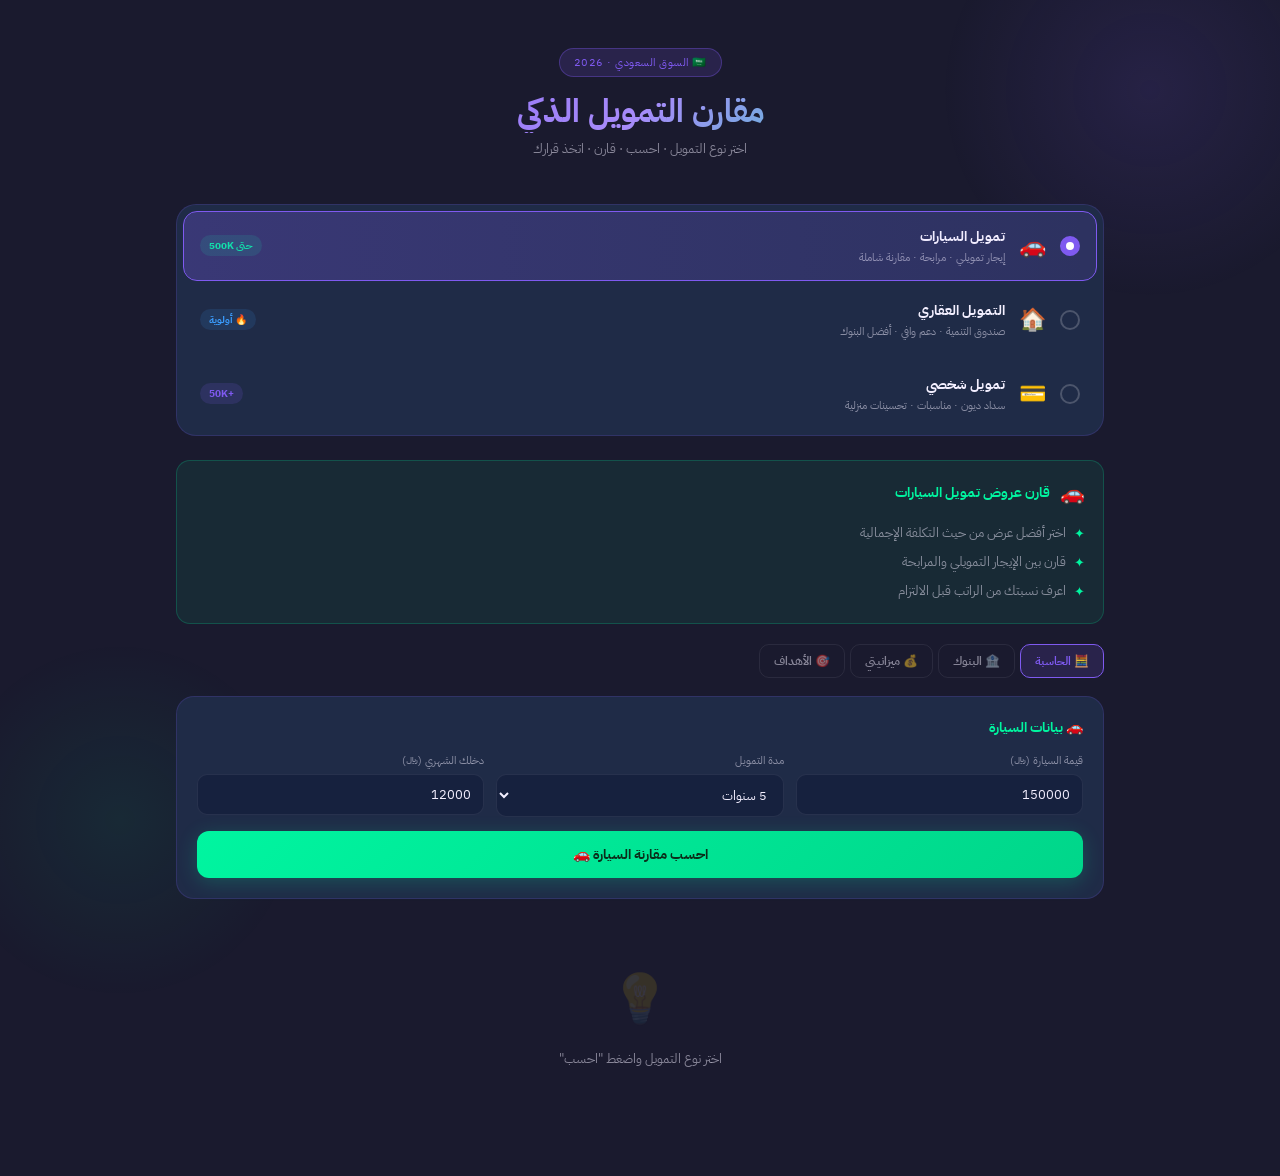
<file: car-finance-dashboard.html>
<!DOCTYPE html>
<html lang="ar" dir="rtl">
<head>
<meta charset="UTF-8">
<meta name="viewport" content="width=device-width, initial-scale=1.0">
<title>مقارن التمويل الذكي</title>
<link href="https://fonts.googleapis.com/css2?family=IBM+Plex+Sans+Arabic:wght@300;400;500;600;700&family=Space+Mono:wght@400;700&display=swap" rel="stylesheet">
<style>
/* ══ BRAND PALETTE ══ */
:root{
  --bg:#1a1a2e;
  --bg2:#16213e;
  --card:#1f2b47;
  --card2:#253354;
  --primary:#7F5AF0;
  --primary-dim:rgba(127,90,240,.15);
  --primary-glow:rgba(127,90,240,.35);
  --income:#00F5A0;
  --income-dim:rgba(0,245,160,.12);
  --expense:#FF6B6B;
  --expense-dim:rgba(255,107,107,.12);
  --gold:#F4C430;
  --gold-dim:rgba(244,196,48,.12);
  --blue:#3B9EFF;
  --blue-dim:rgba(59,158,255,.12);
  --text:#2D2D2D;
  --text-light:#F3EFFF;
  --muted:#4F4F4F;
  --muted-light:rgba(243,239,255,.5);
  --border:rgba(127,90,240,.18);
  --border-light:rgba(243,239,255,.08);
}
*{margin:0;padding:0;box-sizing:border-box;}
body{font-family:'IBM Plex Sans Arabic',sans-serif;background:var(--bg);color:var(--text-light);min-height:100vh;overflow-x:hidden;}

/* Ambient blobs */
body::before{content:'';position:fixed;top:-120px;right:-80px;width:420px;height:420px;border-radius:50%;background:radial-gradient(circle,rgba(127,90,240,.12),transparent 70%);pointer-events:none;z-index:0;}
body::after{content:'';position:fixed;bottom:-100px;left:-60px;width:360px;height:360px;border-radius:50%;background:radial-gradient(circle,rgba(0,245,160,.07),transparent 70%);pointer-events:none;z-index:0;}

.app{position:relative;z-index:1;max-width:960px;margin:0 auto;padding:20px 16px 60px;}

/* ══ HEADER ══ */
.header{text-align:center;padding:28px 0 22px;margin-bottom:24px;}
.badge{display:inline-flex;align-items:center;gap:6px;background:var(--primary-dim);border:1px solid rgba(127,90,240,.35);padding:5px 14px;border-radius:99px;font-size:11px;color:var(--primary);margin-bottom:14px;letter-spacing:.5px;}
.header h1{font-size:clamp(22px,5vw,32px);font-weight:700;line-height:1.3;background:linear-gradient(135deg,var(--primary),#a78bfa,var(--income));-webkit-background-clip:text;-webkit-text-fill-color:transparent;}
.header p{color:var(--muted-light);font-size:13px;margin-top:6px;}

/* ══ FINANCE TYPE SELECTOR ══ */
.selector-box{background:var(--card);border:1px solid var(--border);border-radius:20px;padding:6px;margin-bottom:24px;display:flex;flex-direction:column;gap:4px;}
.sel-option{display:flex;align-items:center;gap:14px;padding:14px 16px;border-radius:14px;cursor:pointer;transition:all .25s;border:1.5px solid transparent;-webkit-tap-highlight-color:transparent;position:relative;overflow:hidden;}
.sel-option::before{content:'';position:absolute;inset:0;background:linear-gradient(90deg,var(--primary-dim),transparent);opacity:0;transition:opacity .25s;border-radius:13px;}
.sel-option:hover::before{opacity:.6;}
.sel-option.active{background:var(--primary-dim);border-color:var(--primary);}
.sel-option.active::before{opacity:1;}
.sel-radio{width:20px;height:20px;border-radius:50%;border:2px solid rgba(255,255,255,.2);display:flex;align-items:center;justify-content:center;flex-shrink:0;transition:all .25s;}
.sel-option.active .sel-radio{border-color:var(--primary);background:var(--primary);}
.sel-radio-dot{width:8px;height:8px;border-radius:50%;background:#fff;opacity:0;transform:scale(.3);transition:all .25s;}
.sel-option.active .sel-radio-dot{opacity:1;transform:scale(1);}
.sel-icon{font-size:22px;flex-shrink:0;}
.sel-content{flex:1;}
.sel-title{font-size:14px;font-weight:700;color:var(--text-light);margin-bottom:2px;}
.sel-desc{font-size:11px;color:var(--muted-light);}
.sel-badge{padding:3px 9px;border-radius:99px;font-size:10px;font-weight:700;flex-shrink:0;}
.badge-car{background:var(--income-dim);color:var(--income);}
.badge-re{background:var(--blue-dim);color:var(--blue);}
.badge-pl{background:var(--primary-dim);color:var(--primary);}

/* ══ CONTENT PANELS ══ */
.content-panel{display:none;animation:slideUp .3s ease;}
.content-panel.active{display:block;}
@keyframes slideUp{from{opacity:0;transform:translateY(10px)}to{opacity:1;transform:translateY(0)}}

/* ══ SECONDARY TABS ══ */
.sec-tabs{display:flex;gap:5px;margin-bottom:18px;flex-wrap:wrap;}
.sec-tab{padding:7px 14px;border-radius:10px;border:1px solid var(--border-light);background:transparent;color:var(--muted-light);font-family:inherit;font-size:12px;font-weight:600;cursor:pointer;transition:all .2s;}
.sec-tab.active{background:var(--primary-dim);border-color:var(--primary);color:var(--primary);}
.sec-tab:hover:not(.active){border-color:rgba(255,255,255,.2);color:var(--text-light);}

/* ══ INPUT BLOCK ══ */
.iblock{background:var(--card);border:1px solid var(--border);border-radius:18px;padding:20px;margin-bottom:16px;}
.btitle{font-size:14px;font-weight:700;margin-bottom:14px;display:flex;align-items:center;gap:8px;}
.btitle.car{color:var(--income);}
.btitle.re{color:var(--blue);}
.btitle.pl{color:var(--primary);}
.igrid{display:grid;grid-template-columns:repeat(auto-fit,minmax(180px,1fr));gap:12px;}
.ig label{display:block;font-size:11px;color:var(--muted-light);margin-bottom:5px;}
.ig input,.ig select{width:100%;padding:10px 12px;background:var(--bg2);border:1px solid var(--border-light);border-radius:10px;color:var(--text-light);font-family:inherit;font-size:13px;direction:rtl;transition:all .2s;}
.ig input:focus,.ig select:focus{outline:none;border-color:var(--primary);box-shadow:0 0 0 3px var(--primary-dim);}
.ig select option{background:var(--bg2);}
.go-btn{width:100%;margin-top:14px;padding:13px;border:none;border-radius:12px;font-family:inherit;font-size:14px;font-weight:700;cursor:pointer;transition:all .25s;position:relative;overflow:hidden;}
.go-btn::after{content:'';position:absolute;top:50%;left:50%;width:0;height:0;background:rgba(255,255,255,.2);border-radius:50%;transform:translate(-50%,-50%);transition:width .4s,height .4s,opacity .4s;}
.go-btn:active::after{width:200px;height:200px;opacity:0;}
.go-btn.car-btn{background:linear-gradient(135deg,var(--income),#00d68a);color:#0a2e1a;box-shadow:0 4px 20px rgba(0,245,160,.2);}
.go-btn.re-btn{background:linear-gradient(135deg,var(--blue),#1a7de0);color:#fff;box-shadow:0 4px 20px rgba(59,158,255,.2);}
.go-btn.pl-btn{background:linear-gradient(135deg,var(--primary),#6b4ca8);color:#fff;box-shadow:0 4px 20px var(--primary-glow);}
.go-btn:hover{transform:translateY(-2px);filter:brightness(1.08);}

/* ══ WINNER BANNER ══ */
.winner{border-radius:14px;padding:14px 18px;margin-bottom:16px;display:none;align-items:center;gap:12px;animation:slideUp .3s ease;}
.winner.show{display:flex;}
.wi{font-size:26px;}
.wt h4{font-size:13px;font-weight:700;margin-bottom:3px;}
.wt p{font-size:12px;color:var(--muted-light);line-height:1.5;}

/* ══ RESULT CARDS ══ */
.rgrid{display:grid;grid-template-columns:1fr 1fr;gap:14px;margin-bottom:16px;}
@media(max-width:540px){.rgrid{grid-template-columns:1fr;}}
.rc{background:var(--card);border:1px solid var(--border-light);border-radius:16px;padding:16px;position:relative;overflow:hidden;transition:transform .2s;}
.rc:hover{transform:translateY(-2px);}
.rc::before{content:'';position:absolute;top:0;right:0;width:60px;height:60px;border-radius:50%;transform:translate(15px,-15px);}
.rc.ij::before{background:radial-gradient(circle,rgba(0,245,160,.18),transparent);}
.rc.mu::before{background:radial-gradient(circle,rgba(244,196,48,.18),transparent);}
.clbl{font-size:10px;font-weight:700;letter-spacing:1px;padding:3px 8px;border-radius:99px;display:inline-block;margin-bottom:9px;}
.ij .clbl{background:var(--income-dim);color:var(--income);}
.mu .clbl{background:var(--gold-dim);color:var(--gold);}
.cval{font-size:24px;font-weight:700;font-family:'Space Mono',monospace;margin:5px 0;}
.ij .cval{color:var(--income);}
.mu .cval{color:var(--gold);}
.csub{font-size:11px;color:var(--muted-light);margin-bottom:9px;}
.rr{display:flex;justify-content:space-between;align-items:center;padding:5px 0;border-bottom:1px solid var(--border-light);font-size:12px;}
.rr:last-child{border-bottom:none;}
.rv{font-weight:600;}
.rv.g{color:var(--income);}.rv.w{color:var(--gold);}.rv.b{color:var(--expense);}

/* ══ COMPARE BARS ══ */
.csec{margin-bottom:16px;}
.stitle{font-size:13px;font-weight:700;color:var(--primary);margin-bottom:10px;display:flex;align-items:center;gap:7px;padding-bottom:8px;border-bottom:1px solid var(--border-light);}
.ci{margin-bottom:12px;}
.cl{display:flex;justify-content:space-between;font-size:11px;margin-bottom:4px;}
.cl span:first-child{color:var(--muted-light);}
.cbars{display:grid;grid-template-columns:1fr 1fr;gap:5px;}
.cbar{height:8px;border-radius:4px;background:rgba(255,255,255,.05);overflow:hidden;}
.cf{height:100%;border-radius:4px;transition:width 1s ease .2s;}
.cfi{background:linear-gradient(90deg,var(--income),#00d68a);}
.cfm{background:linear-gradient(90deg,var(--gold),#e8a820);}
.cbl{font-size:10px;color:var(--muted-light);margin-top:2px;text-align:center;}

/* ══ COMMANDS ══ */
.cmd-bar{display:flex;flex-wrap:wrap;gap:6px;margin-bottom:16px;}
.cbtn{padding:7px 11px;border-radius:9px;border:1px solid var(--border-light);background:var(--card);color:var(--muted-light);font-family:inherit;font-size:11px;font-weight:600;cursor:pointer;transition:all .2s;}
.cbtn:hover,.cbtn.on{border-color:var(--primary);color:var(--primary);background:var(--primary-dim);}
.cmd-out{background:var(--card2);border:1px solid rgba(127,90,240,.3);border-radius:14px;padding:18px;margin-bottom:16px;display:none;}
.cmd-out.show{display:block;animation:slideUp .3s ease;}
.cout-title{font-size:13px;font-weight:700;color:var(--primary);margin-bottom:12px;}

/* ══ BANKS TABLE ══ */
.banks-table{width:100%;border-collapse:collapse;}
.banks-table th{background:var(--bg2);padding:8px 11px;font-size:10px;font-weight:600;color:var(--muted-light);text-align:right;}
.banks-table td{padding:9px 11px;font-size:11px;border-bottom:1px solid var(--border-light);}
.banks-table tr:hover td{background:rgba(127,90,240,.04);}
.rb{display:inline-flex;align-items:center;justify-content:center;width:20px;height:20px;border-radius:50%;font-size:10px;font-weight:700;}
.r1{background:rgba(255,215,0,.2);color:#ffd700;}.r2{background:rgba(192,192,192,.2);color:#c0c0c0;}.r3{background:rgba(205,127,50,.2);color:#cd7f32;}.ro{background:rgba(255,255,255,.07);color:var(--muted-light);}
.rbar{display:flex;align-items:center;gap:5px;}
.rfill{height:5px;border-radius:2px;background:linear-gradient(90deg,var(--income),var(--blue));}
.tg{padding:2px 6px;border-radius:99px;font-size:10px;}
.tgg{background:var(--income-dim);color:var(--income);}
.tgm{background:var(--gold-dim);color:var(--gold);}
.tgb{background:var(--expense-dim);color:var(--expense);}

/* ══ BUDGET ══ */
.bvis{display:grid;grid-template-columns:repeat(auto-fit,minmax(130px,1fr));gap:9px;}
.bvi{background:var(--bg2);border-radius:10px;padding:12px 14px;border-right:3px solid var(--border-light);}
.bvi.hi{border-right-color:var(--gold);}.bvi.sf{border-right-color:var(--income);}
.bvl{font-size:10px;color:var(--muted-light);margin-bottom:3px;}
.bvv{font-size:15px;font-weight:700;font-family:'Space Mono',monospace;}
.bvs{font-size:10px;color:var(--muted-light);margin-top:2px;}
.agrid{display:grid;grid-template-columns:1fr 1fr;gap:9px;margin-top:14px;}
@media(max-width:480px){.agrid{grid-template-columns:1fr;}}
.acard{background:var(--bg2);border-radius:10px;padding:13px;}
.acard h5{font-size:11px;color:var(--muted-light);margin-bottom:7px;}
.av{font-size:15px;font-weight:700;font-family:'Space Mono',monospace;margin-bottom:3px;}
.ai{color:var(--income);}.am{color:var(--gold);}
.sbts{display:flex;gap:6px;flex-wrap:wrap;margin-bottom:16px;}
.sbt{padding:6px 13px;border-radius:99px;border:1px solid var(--border-light);background:transparent;color:var(--muted-light);font-family:inherit;font-size:12px;cursor:pointer;transition:all .2s;}
.sbt.active{background:linear-gradient(135deg,var(--primary),#6b4ca8);border-color:transparent;color:#fff;font-weight:600;}
.sbt:hover:not(.active){border-color:rgba(255,255,255,.2);color:var(--text-light);}

/* ══ GOALS ══ */
.ggrid{display:grid;grid-template-columns:repeat(auto-fit,minmax(210px,1fr));gap:12px;margin-bottom:16px;}
.gcard{background:var(--card);border:1px solid var(--border-light);border-radius:14px;padding:16px;cursor:pointer;transition:all .25s;}
.gcard:hover{transform:translateY(-3px);border-color:var(--primary);box-shadow:0 8px 24px var(--primary-glow);}
.gcard.sel{border-color:var(--primary);background:var(--card2);}
.gr{font-size:15px;font-weight:700;margin-bottom:3px;}
.gl2{font-size:11px;color:var(--muted-light);margin-bottom:9px;}
.gex{font-size:11px;color:var(--income);margin-bottom:11px;line-height:1.7;}
.pb{height:6px;background:rgba(255,255,255,.07);border-radius:3px;overflow:hidden;}
.pf{height:100%;border-radius:3px;transition:width 1.2s ease;}
.gstats{display:grid;grid-template-columns:1fr 1fr;gap:5px;margin-top:11px;}
.gs{background:var(--bg2);border-radius:7px;padding:6px 8px;}
.gs .gsl{font-size:9px;color:var(--muted-light);margin-bottom:2px;}
.gs .gsv{font-size:11px;font-weight:700;font-family:'Space Mono',monospace;}

/* ══ TIP ══ */
.tip{background:var(--primary-dim);border:1px solid rgba(127,90,240,.25);border-radius:10px;padding:11px 14px;font-size:11px;color:var(--muted-light);line-height:1.6;margin-top:12px;}
.tip strong{color:var(--primary);}

/* ══ CMD OUTPUT CONTENT ══ */
.pc2{display:grid;grid-template-columns:1fr 1fr;gap:12px;}
@media(max-width:520px){.pc2{grid-template-columns:1fr;}}
.pci{font-size:11px;color:var(--muted-light);padding:4px 0;border-bottom:1px solid var(--border-light);display:flex;align-items:flex-start;gap:5px;line-height:1.5;}
.pci:last-child{border-bottom:none;}
.evr{display:flex;align-items:center;gap:8px;padding:7px 0;border-bottom:1px solid var(--border-light);font-size:12px;}
.evr:last-child{border-bottom:none;}
.evbw{flex:1;height:7px;background:rgba(255,255,255,.06);border-radius:3px;overflow:hidden;}
.evbf{height:100%;border-radius:3px;}
.scl{font-size:10px;font-weight:700;width:26px;text-align:center;}
.recc{background:var(--bg2);border-radius:11px;padding:14px;margin-bottom:9px;}
.recc h5{font-size:12px;font-weight:700;margin-bottom:6px;}
.recc p{font-size:11px;color:var(--muted-light);line-height:1.6;}
.bri{background:var(--bg2);border-radius:9px;padding:11px 13px;margin-bottom:7px;font-size:11px;color:var(--muted-light);display:flex;gap:9px;line-height:1.5;}
.brn{color:var(--primary);font-weight:700;font-size:12px;}
.solvs{padding:9px 0;border-bottom:1px solid var(--border-light);display:flex;gap:10px;}
.solvs:last-child{border-bottom:none;}
.solv-n{width:22px;height:22px;background:var(--gold-dim);color:var(--gold);border-radius:50%;display:flex;align-items:center;justify-content:center;font-size:10px;font-weight:700;flex-shrink:0;}
.solv-t{font-size:11px;color:var(--muted-light);line-height:1.6;}
.chal{padding:9px 0;border-bottom:1px solid var(--border-light);}
.chal:last-child{border-bottom:none;}
.chal .myth{color:var(--expense);font-weight:600;font-size:11px;margin-bottom:3px;}
.chal .truth{color:var(--income);font-size:11px;line-height:1.5;}

.mono{font-family:'Space Mono',monospace;}
::-webkit-scrollbar{width:4px;}::-webkit-scrollbar-track{background:var(--bg);}::-webkit-scrollbar-thumb{background:rgba(127,90,240,.3);border-radius:2px;}
</style>
</head>
<body>
<div class="app">

<!-- ══ HEADER ══ -->
<div class="header">
  <div class="badge">🇸🇦 السوق السعودي · 2026</div>
  <h1>مقارن التمويل الذكي</h1>
  <p>اختر نوع التمويل · احسب · قارن · اتخذ قرارك</p>
</div>

<!-- ══ FINANCE TYPE SELECTOR ══ -->
<div class="selector-box">
  <div class="sel-option active" id="sel-car" onclick="selectType('car')">
    <div class="sel-radio"><div class="sel-radio-dot"></div></div>
    <div class="sel-icon">🚗</div>
    <div class="sel-content">
      <div class="sel-title">تمويل السيارات</div>
      <div class="sel-desc">إيجار تمويلي · مرابحة · مقارنة شاملة</div>
    </div>
    <span class="sel-badge badge-car">حتى 500K</span>
  </div>
  <div class="sel-option" id="sel-re" onclick="selectType('re')">
    <div class="sel-radio"><div class="sel-radio-dot"></div></div>
    <div class="sel-icon">🏠</div>
    <div class="sel-content">
      <div class="sel-title">التمويل العقاري</div>
      <div class="sel-desc">صندوق التنمية · دعم وافي · أفضل البنوك</div>
    </div>
    <span class="sel-badge badge-re">🔥 أولوية</span>
  </div>
  <div class="sel-option" id="sel-pl" onclick="selectType('pl')">
    <div class="sel-radio"><div class="sel-radio-dot"></div></div>
    <div class="sel-icon">💳</div>
    <div class="sel-content">
      <div class="sel-title">تمويل شخصي</div>
      <div class="sel-desc">سداد ديون · مناسبات · تحسينات منزلية</div>
    </div>
    <span class="sel-badge badge-pl">+50K</span>
  </div>
</div>

<!-- ══ AWARENESS MESSAGE ══ -->
<div id="awareness-msg" style="border-radius:14px;padding:14px 18px;margin-bottom:20px;font-size:13px;line-height:1.8;transition:all .3s;"></div>

<script>
const awarenessMessages={
  car:{
    color:'var(--income)',
    bg:'rgba(0,245,160,.07)',
    border:'rgba(0,245,160,.2)',
    icon:'🚗',
    title:'قارن عروض تمويل السيارات',
    points:['اختر أفضل عرض من حيث التكلفة الإجمالية','قارن بين الإيجار التمويلي والمرابحة','اعرف نسبتك من الراتب قبل الالتزام']
  },
  re:{
    color:'var(--blue)',
    bg:'rgba(59,158,255,.07)',
    border:'rgba(59,158,255,.2)',
    icon:'🏠',
    title:'امتلك منزل أحلامك',
    points:['قارن أفضل خيارات التمويل العقاري في السعودية','اختر واحتسب قدرتك المالية قبل التقديم','قدّم وفق احتياجاتك السكنية بأعلى شفافية']
  },
  pl:{
    color:'var(--primary)',
    bg:'rgba(127,90,240,.07)',
    border:'rgba(127,90,240,.2)',
    icon:'💳',
    title:'تمويل شخصي يناسب إمكانياتك',
    points:['قارن تكلفة التمويل والرسوم بشفافية','اختر مدة سداد تناسب ميزانيتك','تأكد من مطابقتك لشروط الأهلية قبل التقديم']
  }
};
function updateAwareness(type){
  const m=awarenessMessages[type];
  document.getElementById('awareness-msg').style.background=m.bg;
  document.getElementById('awareness-msg').style.border='1px solid '+m.border;
  document.getElementById('awareness-msg').innerHTML=
    '<div style="display:flex;align-items:center;gap:10px;margin-bottom:10px">'+
    '<span style="font-size:20px">'+m.icon+'</span>'+
    '<strong style="color:'+m.color+';font-size:14px">'+m.title+'</strong></div>'+
    m.points.map(p=>'<div style="display:flex;align-items:flex-start;gap:8px;margin-bottom:5px;color:var(--muted-light)"><span style="color:'+m.color+';margin-top:1px">✦</span><span>'+p+'</span></div>').join('');
}
updateAwareness('car');
</script>
<div class="sec-tabs">
  <button class="sec-tab active" id="stab-calc" onclick="showSecTab('calc',this)">🧮 الحاسبة</button>
  <button class="sec-tab" id="stab-banks" onclick="showSecTab('banks',this)">🏦 البنوك</button>
  <button class="sec-tab" id="stab-budget" onclick="showSecTab('budget',this)">💰 ميزانيتي</button>
  <button class="sec-tab" id="stab-goals" onclick="showSecTab('goals',this)">🎯 الأهداف</button>
</div>

<!-- ══════════════════════════════════════════
     CALC PANEL
══════════════════════════════════════════ -->
<div class="content-panel active" id="cp-calc">

  <!-- CAR INPUTS -->
  <div id="car-inputs" class="iblock">
    <div class="btitle car">🚗 بيانات السيارة</div>
    <!-- Hidden APR fields with defaults -->
    <input type="hidden" id="ijarahRate" value="16.90">
    <input type="hidden" id="murabahaRate" value="15.33">
    <input type="hidden" id="balloon" value="45000">
    <div class="igrid">
      <div class="ig"><label>قيمة السيارة (﷼)</label><input type="number" id="carPrice" value="150000" min="20000" max="500000" step="5000"></div>
      <div class="ig"><label>مدة التمويل</label><select id="duration"><option value="1">سنة</option><option value="2">سنتان</option><option value="3">3 سنوات</option><option value="4">4 سنوات</option><option value="5" selected>5 سنوات</option></select></div>
      <div class="ig"><label>دخلك الشهري (﷼)</label><input type="number" id="salary" value="12000" step="500" min="2500"></div>
    </div>
    <button class="go-btn car-btn" onclick="calculate()">احسب مقارنة السيارة 🚗</button>
  </div>

  <!-- RE INPUTS -->
  <div id="re-inputs" class="iblock" style="display:none;border-color:rgba(59,158,255,.2)">
    <div class="btitle re">🏠 بيانات العقار</div>
    <div style="display:flex;align-items:center;gap:8px;background:var(--blue-dim);border:1px solid rgba(59,158,255,.2);border-radius:10px;padding:9px 13px;margin-bottom:12px;font-size:11px;color:var(--blue)">🔥 أولوية عالية · يشمل صندوق التنمية + دعم وافي</div>
    <!-- Hidden APR -->
    <input type="hidden" id="re-rate" value="5.5">
    <div class="igrid">
      <div class="ig"><label>قيمة العقار (﷼)</label><input type="number" id="re-price" value="600000" min="100000" max="3000000" step="50000"></div>
      <div class="ig"><label>الدفعة الأولى (﷼)</label><input type="number" id="re-down" value="120000" min="0" step="10000"></div>
      <div class="ig"><label>مدة التمويل</label><select id="re-dur"><option value="5">5 سنوات</option><option value="10">10 سنوات</option><option value="15">15 سنوات</option><option value="20" selected>20 سنة</option><option value="25">25 سنة</option><option value="30">30 سنة</option></select></div>
      <div class="ig"><label>التزامات أخرى (﷼/شهر)</label><input type="number" id="re-fund" value="0" step="100" min="0"></div>
      <div class="ig"><label>دخلك الشهري (﷼)</label><input type="number" id="re-sal" value="15000" step="500" min="3000"></div>
    </div>
    <button class="go-btn re-btn" onclick="calcRE()">احسب التمويل العقاري 🏠</button>
  </div>

  <!-- PL INPUTS -->
  <div id="pl-inputs" class="iblock" style="display:none;border-color:rgba(127,90,240,.2)">
    <div class="btitle pl">💳 بيانات التمويل الشخصي</div>
    <div style="display:flex;align-items:center;gap:8px;background:var(--primary-dim);border:1px solid rgba(127,90,240,.2);border-radius:10px;padding:9px 13px;margin-bottom:12px;font-size:11px;color:var(--primary)">💡 تمويل 50,000 – 300,000 ﷼ · سداد ديون · مناسبات · تحسينات</div>
    <!-- Hidden APR -->
    <input type="hidden" id="pl-rate" value="12.0">
    <div class="igrid">
      <div class="ig"><label>مبلغ التمويل (﷼)</label><input type="number" id="pl-amount" value="100000" min="50000" max="300000" step="10000"></div>
      <div class="ig"><label>مدة السداد</label><select id="pl-dur"><option value="1">سنة</option><option value="2">سنتان</option><option value="3">3 سنوات</option><option value="4">4 سنوات</option><option value="5" selected>5 سنوات</option></select></div>
      <div class="ig"><label>دخلك الشهري (﷼)</label><input type="number" id="pl-sal" value="12000" step="500" min="3000"></div>
      <div class="ig"><label>الغرض</label><select id="pl-purpose"><option value="debt">سداد ديون</option><option value="home">تحسينات منزلية</option><option value="event">مناسبة</option><option value="downpayment">دفعة أولى</option><option value="other">أخرى</option></select></div>
      <div class="ig"><label>القطاع</label><select id="pl-sector"><option value="gov">حكومي</option><option value="private">خاص</option><option value="retired">متقاعد</option></select></div>
    </div>
    <button class="go-btn pl-btn" onclick="calcPL()">احسب التمويل الشخصي 💳</button>
  </div>

  <!-- COMMANDS (car only) -->
  <div id="cmdWrap" style="display:none">
    <div class="stitle" style="margin-bottom:8px">⚡ أوامر ذكية</div>
    <div class="cmd-bar">
      <button class="cbtn" onclick="runCmd('compare',this)">🔀 /compare</button>
      <button class="cbtn" onclick="runCmd('pros-cons',this)">⚖️ /pros-cons</button>
      <button class="cbtn" onclick="runCmd('evaluate',this)">📊 /evaluate</button>
      <button class="cbtn" onclick="runCmd('recommend',this)">🏆 /recommend</button>
      <button class="cbtn" onclick="runCmd('brainstorm',this)">💡 /brainstorm</button>
      <button class="cbtn" onclick="runCmd('solve',this)">🔧 /solve</button>
      <button class="cbtn" onclick="runCmd('challenge',this)">🎯 /challenge</button>
    </div>
  </div>
  <div class="cmd-out" id="cmdOut"><div class="cout-title" id="coutTitle">📋</div><div id="coutBody"></div></div>

  <!-- WINNER -->
  <div class="winner" id="winBanner">
    <div class="wi" id="wIcon">🏆</div>
    <div class="wt"><h4 id="wTitle"></h4><p id="wDesc"></p></div>
  </div>

  <!-- CAR RESULTS -->
  <div id="car-results" style="display:none">
    <div class="rgrid">
      <div class="rc ij">
        <span class="clbl">إيجار تمويلي</span>
        <div class="cval" id="iv">—</div><div class="csub">قسط شهري</div>
        <div class="rr"><span>APR</span><span class="rv w" id="ir">—</span></div>
        <div class="rr"><span>الدفعة البالون</span><span class="rv w" id="ib">—</span></div>
        <div class="rr"><span>إجمالي المدفوع</span><span class="rv" id="it">—</span></div>
        <div class="rr"><span>إجمالي الأرباح</span><span class="rv b" id="ip">—</span></div>
        <div class="rr"><span>نسبة من الراتب</span><span class="rv" id="ira">—</span></div>
        <div class="rr"><span>الملكية</span><span class="rv w">بعد نهاية العقد</span></div>
        <div class="rr"><span>كفيل</span><span class="rv g">لا ✓</span></div>
      </div>
      <div class="rc mu">
        <span class="clbl">مرابحة</span>
        <div class="cval" id="mv">—</div><div class="csub">قسط شهري</div>
        <div class="rr"><span>APR</span><span class="rv w" id="mr">—</span></div>
        <div class="rr"><span>الدفعة البالون</span><span class="rv g">لا يوجد ✓</span></div>
        <div class="rr"><span>إجمالي المدفوع</span><span class="rv" id="mt">—</span></div>
        <div class="rr"><span>إجمالي الأرباح</span><span class="rv b" id="mp">—</span></div>
        <div class="rr"><span>نسبة من الراتب</span><span class="rv" id="mra">—</span></div>
        <div class="rr"><span>الملكية</span><span class="rv g">فورية ✓</span></div>
        <div class="rr"><span>كفيل</span><span class="rv b">في بعض البنوك</span></div>
      </div>
    </div>
    <div class="csec">
      <div class="stitle">📊 مقارنة مرئية</div>
      <div class="ci"><div class="cl"><span>القسط الشهري</span><span id="bv1" class="mono" style="font-size:10px"></span></div><div class="cbars"><div><div class="cbar"><div class="cf cfi" id="bi1"></div></div><div class="cbl">إيجار</div></div><div><div class="cbar"><div class="cf cfm" id="bm1"></div></div><div class="cbl">مرابحة</div></div></div></div>
      <div class="ci"><div class="cl"><span>إجمالي التكلفة</span><span id="bv2" class="mono" style="font-size:10px"></span></div><div class="cbars"><div><div class="cbar"><div class="cf cfi" id="bi2"></div></div><div class="cbl">إيجار</div></div><div><div class="cbar"><div class="cf cfm" id="bm2"></div></div><div class="cbl">مرابحة</div></div></div></div>
      <div class="ci"><div class="cl"><span>إجمالي الأرباح</span><span id="bv3" class="mono" style="font-size:10px"></span></div><div class="cbars"><div><div class="cbar"><div class="cf cfi" id="bi3"></div></div><div class="cbl">إيجار</div></div><div><div class="cbar"><div class="cf cfm" id="bm3"></div></div><div class="cbl">مرابحة</div></div></div></div>
      <div class="tip"><strong>💡 قاعدة:</strong> قارن التكلفة الإجمالية دائماً، وليس القسط الشهري فقط.</div>
    </div>
  </div>

  <!-- RE RESULTS -->
  <div id="re-results" style="display:none">
    <div style="background:var(--blue-dim);border:1px solid rgba(59,158,255,.3);border-radius:13px;padding:14px 18px;margin-bottom:14px;display:flex;align-items:center;gap:12px;">
      <div style="font-size:26px">🏠</div>
      <div><h4 style="font-size:13px;font-weight:700;color:var(--blue);margin-bottom:3px" id="re-wt">ملخص</h4><p style="font-size:12px;color:var(--muted-light);line-height:1.5" id="re-wd"></p></div>
    </div>
    <div class="rgrid" id="re-cards"></div>
    <div class="tip"><strong>📌 وافي:</strong> دعم شهري يصل لـ 2,500 ﷼. سجّل على <strong>eservices.housing.gov.sa</strong></div>
  </div>

  <!-- PL RESULTS -->
  <div id="pl-results" style="display:none">
    <div style="background:var(--primary-dim);border:1px solid rgba(127,90,240,.3);border-radius:13px;padding:14px 18px;margin-bottom:14px;display:flex;align-items:center;gap:12px;">
      <div style="font-size:26px">💳</div>
      <div><h4 style="font-size:13px;font-weight:700;color:var(--primary);margin-bottom:3px" id="pl-wt">ملخص</h4><p style="font-size:12px;color:var(--muted-light);line-height:1.5" id="pl-wd"></p></div>
    </div>
    <div class="rgrid" id="pl-cards"></div>
    <div class="stitle">📊 مقارنة السيناريوهات</div>
    <div id="pl-scenarios" style="display:grid;grid-template-columns:repeat(auto-fit,minmax(150px,1fr));gap:9px;margin-bottom:16px;"></div>
    <div class="tip"><strong>💡 نصيحة:</strong> قارن 3 بنوك على الأقل وتحقق من شرط السداد المبكر.</div>
  </div>

  <div id="emtSt" style="text-align:center;padding:48px 20px;color:var(--muted-light)">
    <div style="font-size:48px;margin-bottom:14px;opacity:.25">💡</div>
    <p style="font-size:13px">اختر نوع التمويل واضغط "احسب"</p>
  </div>
</div>

<!-- ══════════════════════════════════════════
     BANKS PANEL
══════════════════════════════════════════ -->
<div class="content-panel" id="cp-banks">
  <div class="iblock">
    <div class="btitle pl">🎛️ فلترة</div>
    <div class="igrid">
      <div class="ig"><label>نوع التمويل</label><select id="bkFlt" onchange="renderBanks()"><option value="all">الكل</option><option value="ijarah">إيجار</option><option value="murabaha">مرابحة</option></select></div>
      <div class="ig"><label>الجنسية</label><select id="natFlt" onchange="renderBanks()"><option value="all">الكل</option><option value="saudi">سعوديون</option><option value="both">سعوديون + مقيمون</option></select></div>
      <div class="ig"><label>ترتيب حسب</label><select id="srtFlt" onchange="renderBanks()"><option value="rate">أقل APR</option><option value="salary">أقل راتب</option><option value="rank">التصنيف</option></select></div>
    </div>
  </div>
  <div class="stitle">🏆 تصنيف جهات التمويل 2026</div>
  <div style="overflow-x:auto"><table class="banks-table"><thead><tr><th>#</th><th>الجهة</th><th>النوع</th><th>أقل APR</th><th>أقل راتب</th><th>خدمة (خاص)</th><th>الجنسية</th><th>كفيل</th></tr></thead><tbody id="bkBody"></tbody></table></div>
  <div class="tip" style="margin-top:12px"><strong>📌</strong> النسب تقديرية — تحقق على <strong>yallacompare.com</strong> أو <strong>arib.com.sa</strong></div>

  <div class="stitle" style="margin-top:20px">🏠 أفضل البنوك العقارية</div>
  <div style="overflow-x:auto"><table class="banks-table"><thead><tr><th>#</th><th>البنك</th><th>أقل APR</th><th>أقل دفعة أولى</th><th>أقصى مدة</th><th>صندوق التنمية</th></tr></thead><tbody id="re-banks-body"></tbody></table></div>

  <div class="stitle" style="margin-top:20px">💳 أفضل البنوك للتمويل الشخصي</div>
  <div style="overflow-x:auto"><table class="banks-table"><thead><tr><th>#</th><th>البنك</th><th>أقل APR</th><th>أقصى مبلغ</th><th>أقل راتب</th><th>الرسوم</th></tr></thead><tbody id="pl-banks-body"></tbody></table></div>
</div>

<!-- ══════════════════════════════════════════
     BUDGET PANEL
══════════════════════════════════════════ -->
<div class="content-panel" id="cp-budget">
  <div class="iblock">
    <div class="btitle pl">💼 شريحة راتبك</div>
    <div class="sbts" id="sbtns">
      <button class="sbt" onclick="selSal(3500,this)">3,500</button>
      <button class="sbt" onclick="selSal(5000,this)">5,000</button>
      <button class="sbt" onclick="selSal(7000,this)">7,000</button>
      <button class="sbt active" onclick="selSal(10000,this)">10,000</button>
      <button class="sbt" onclick="selSal(15000,this)">15,000</button>
      <button class="sbt" onclick="selSal(20000,this)">20,000</button>
      <button class="sbt" onclick="selSal(25000,this)">25,000</button>
    </div>
    <div class="bvis" id="bVis"></div>
    <div style="margin-top:18px"><div class="stitle">🚗 السيارة المناسبة (5 سنوات)</div><div class="agrid" id="aGrid"></div></div>
    <div class="tip"><strong>📐 قاعدة ساما:</strong> لا تتجاوز الأقساط <strong>33%</strong> للخاص و<strong>45%</strong> للحكومي.</div>
  </div>
</div>

<!-- ══════════════════════════════════════════
     GOALS PANEL
══════════════════════════════════════════ -->
<div class="content-panel" id="cp-goals">
  <div class="stitle">🎯 اختر نطاق سعر السيارة</div>
  <div class="ggrid" id="gGrid"></div>
  <div id="gDet" style="display:none">
    <div class="stitle">📋 جدول التمويل التفصيلي</div>
    <div id="gRes" style="display:grid;grid-template-columns:repeat(auto-fit,minmax(170px,1fr));gap:11px;"></div>
  </div>
</div>

</div><!-- end .app -->

<script>
// ══ DATA ══
const banks=[
  {name:'إمارات دبي الوطني',type:'ijarah',minRate:2.75,minSalary:4000,servicePrivate:3,nationality:'both',guarantor:false,rank:1,note:'أقل نسبة — شروط ائتمانية صارمة'},
  {name:'منصة سيارة',type:'ijarah',minRate:3.99,minSalary:4000,servicePrivate:3,nationality:'both',guarantor:false,rank:2,note:'موافقة رقمية سريعة'},
  {name:'البنك العربي (ANB)',type:'ijarah',minRate:3.99,minSalary:3000,servicePrivate:1,nationality:'both',guarantor:false,rank:2,note:'مرونة عالية وقبول واسع'},
  {name:'البنك الأهلي (SNB)',type:'both',minRate:6.0,minSalary:4000,servicePrivate:3,nationality:'both',guarantor:false,rank:4,note:'باقات متكاملة'},
  {name:'بنك الرياض',type:'both',minRate:6.5,minSalary:4000,servicePrivate:3,nationality:'saudi',guarantor:false,rank:5,note:'مرن للعملاء المحوّلين'},
  {name:'البنك الفرنسي (BSF)',type:'both',minRate:7.0,minSalary:5000,servicePrivate:3,nationality:'both',guarantor:false,rank:6,note:'فترات سداد ممتدة'},
  {name:'بنك البلاد',type:'murabaha',minRate:7.5,minSalary:4000,servicePrivate:3,nationality:'saudi',guarantor:false,rank:7,note:'متوافق شريعة بالكامل'},
  {name:'مصرف الراجحي',type:'murabaha',minRate:8.5,minSalary:5000,servicePrivate:6,nationality:'saudi',guarantor:false,rank:3,note:'الأكثر ثقة'},
  {name:'عبد اللطيف جميل (ALJ)',type:'both',minRate:12.0,minSalary:2500,servicePrivate:1,nationality:'both',guarantor:'اختياري',rank:8,note:'أسهل أهلية'},
  {name:'راية للتمويل',type:'both',minRate:15.33,minSalary:7000,servicePrivate:6,nationality:'saudi',guarantor:false,rank:9,note:'مرابحة 15.33% · إيجار 16.90%'},
];
const reBanks=[
  {name:'البنك الأهلي (SNB)',rate:3.75,down:10,maxYrs:30,fund:true,note:'الأفضل مع صندوق التنمية'},
  {name:'بنك الرياض',rate:3.99,down:10,maxYrs:30,fund:true,note:'تمويل يصل 90% من قيمة العقار'},
  {name:'مصرف الراجحي',rate:4.25,down:10,maxYrs:30,fund:true,note:'إجراءات سريعة — مرابحة عقارية'},
  {name:'البنك العربي (ANB)',rate:4.50,down:15,maxYrs:25,fund:true,note:'مرونة في التقييم'},
  {name:'بنك البلاد',rate:4.75,down:15,maxYrs:25,fund:true,note:'متوافق مع الشريعة'},
  {name:'البنك الفرنسي (BSF)',rate:5.00,down:20,maxYrs:20,fund:false,note:'للدخل المرتفع'},
];
const plBanks=[
  {name:'البنك الأهلي (SNB)',rate:5.99,maxAmt:300000,minSal:4000,fees:'1%',note:'أقل نسبة للعملاء المميزين'},
  {name:'بنك الرياض',rate:6.50,maxAmt:300000,minSal:4000,fees:'1%',note:'موافقة سريعة'},
  {name:'البنك العربي (ANB)',rate:7.00,maxAmt:250000,minSal:3000,fees:'لا توجد',note:'رسوم صفر لبعض العملاء'},
  {name:'مصرف الراجحي',rate:7.50,maxAmt:300000,minSal:5000,fees:'1%',note:'متوافق مع الشريعة'},
  {name:'بنك البلاد',rate:8.00,maxAmt:200000,minSal:4000,fees:'1.5%',note:'مرونة في الأهلية'},
  {name:'البنك الفرنسي (BSF)',rate:8.50,maxAmt:300000,minSal:5000,fees:'1%',note:'للتمويلات الكبيرة'},
  {name:'عبد اللطيف جميل (ALJ)',rate:10.0,maxAmt:150000,minSal:2500,fees:'لا توجد',note:'الأسهل في الأهلية'},
];
const goals=[
  {range:'أقل من 100K',min:50000,max:99000,label:'سيارات اقتصادية',color:'#00F5A0',examples:'يارس · أكسنت · بيكانتو · صني'},
  {range:'100K – 150K',min:100000,max:150000,label:'سيارات متوسطة',color:'#3B9EFF',examples:'كورولا · سيفيك · سوناتا · K5'},
  {range:'150K – 200K',min:150000,max:200000,label:'سيارات مريحة',color:'#7F5AF0',examples:'كامري · مازدا 6 · أزيرا'},
  {range:'200K – 300K',min:200000,max:300000,label:'سيارات فاخرة',color:'#F4C430',examples:'راف 4 · لكزس IS · BMW 3 · C-Class'},
];

// ══ HELPERS ══
const fmt=n=>Math.round(n).toLocaleString('ar-SA')+' ﷼';
const pct=n=>n.toFixed(1)+'%';
function calcMo(pr,apr,mo){const r=apr/100/12;if(!r)return pr/mo;return pr*r*Math.pow(1+r,mo)/(Math.pow(1+r,mo)-1);}
function calcMax(pay,apr,mo,bal){const r=apr/100/12;if(!r)return pay*mo+bal;const pv=(Math.pow(1+r,mo)-1)/(r*Math.pow(1+r,mo));return pay*pv+bal/Math.pow(1+r,mo);}
function sb(id,v,mx){const e=document.getElementById(id);if(e)e.style.width=(v/mx*93)+'%';}

// ══ TYPE SELECTOR ══
let activeType='car';
function selectType(type){
  activeType=type;
  ['car','re','pl'].forEach(t=>{
    document.getElementById('sel-'+t).classList.toggle('active',t===type);
    const inp=document.getElementById(t+'-inputs');
    if(inp)inp.style.display=t===type?'block':'none';
    const res=document.getElementById(t+'-results');
    if(res)res.style.display='none';
  });
  document.getElementById('emtSt').style.display='block';
  document.getElementById('winBanner').classList.remove('show');
  document.getElementById('cmdWrap').style.display='none';
  document.getElementById('cmdOut').classList.remove('show');
  updateAwareness(type);
}

// ══ SECONDARY TABS ══
function showSecTab(id,btn){
  document.querySelectorAll('.content-panel').forEach(p=>p.classList.remove('active'));
  document.querySelectorAll('.sec-tab').forEach(t=>t.classList.remove('active'));
  document.getElementById('cp-'+id).classList.add('active');
  btn.classList.add('active');
}

// ══ CAR CALCULATOR ══
let S={};
function calculate(){
  const price=+document.getElementById('carPrice').value||150000;
  const dur=+document.getElementById('duration').value;
  const ir=+document.getElementById('ijarahRate').value||16.9;
  const mr=+document.getElementById('murabahaRate').value||15.33;
  const bal=+document.getElementById('balloon').value||0;
  const sal=+document.getElementById('salary').value||10000;
  const mo=dur*12;
  const ib=Math.max(price-bal,5000);
  const im=calcMo(ib,ir,mo),it=im*mo+bal,ip=it-price,ira=im/sal*100;
  const mm=calcMo(price,mr,mo),mt=mm*mo,mp=mt-price,mra=mm/sal*100;
  S={price,dur,ir,mr,bal,sal,mo,im,it,ip,ira,mm,mt,mp,mra};
  document.getElementById('iv').textContent=fmt(im);
  document.getElementById('ir').textContent=pct(ir);
  document.getElementById('ib').textContent=fmt(bal);
  document.getElementById('it').textContent=fmt(it);
  document.getElementById('ip').textContent=fmt(ip);
  const ie=document.getElementById('ira');ie.textContent=pct(ira);ie.className='rv '+(ira>33?'b':ira>25?'w':'g');
  document.getElementById('mv').textContent=fmt(mm);
  document.getElementById('mr').textContent=pct(mr);
  document.getElementById('mt').textContent=fmt(mt);
  document.getElementById('mp').textContent=fmt(mp);
  const me=document.getElementById('mra');me.textContent=pct(mra);me.className='rv '+(mra>33?'b':mra>25?'w':'g');
  document.getElementById('car-results').style.display='block';
  document.getElementById('emtSt').style.display='none';
  document.getElementById('cmdWrap').style.display='block';
  document.getElementById('cmdOut').classList.remove('show');
  const maxM=Math.max(im,mm),maxT=Math.max(it,mt),maxP=Math.max(ip,mp);
  setTimeout(()=>{sb('bi1',im,maxM);sb('bm1',mm,maxM);sb('bi2',it,maxT);sb('bm2',mt,maxT);sb('bi3',ip,maxP);sb('bm3',mp,maxP);},60);
  document.getElementById('bv1').textContent='إيجار '+fmt(im)+' | مرابحة '+fmt(mm);
  document.getElementById('bv2').textContent='إيجار '+fmt(it)+' | مرابحة '+fmt(mt);
  document.getElementById('bv3').textContent='إيجار '+fmt(ip)+' | مرابحة '+fmt(mp);
  const bn=document.getElementById('winBanner');bn.classList.add('show');
  let wi,wt,wd,wc;
  if(ira>33&&mra>33){wi='⚠️';wt='تحذير مالي';wd='كلا الخيارين يتجاوز 33% من راتبك. خفّض قيمة السيارة أو زد الدفعة الأولى.';wc='rgba(255,107,107,.1)';}
  else if(it<=mt){wi='🟢';wt='الإيجار التمويلي أوفر';wd='أوفر بـ '+fmt(mt-it)+'. لكن لا تنسَ دفعة البالون '+fmt(bal)+' في نهاية العقد.';wc='rgba(0,245,160,.08)';}
  else{wi='🟡';wt='المرابحة أوفر';wd='ملكية فورية وأوفر بـ '+fmt(it-mt)+' إجمالياً. بدون مفاجآت نهاية العقد.';wc='rgba(244,196,48,.08)';}
  bn.style.background=wc;
  document.getElementById('wIcon').textContent=wi;
  document.getElementById('wTitle').textContent=wt;
  document.getElementById('wDesc').textContent=wd;
  bn.querySelector('h4').style.color=wi==='⚠️'?'var(--expense)':wi==='🟢'?'var(--income)':'var(--gold)';
}

// ══ RE CALCULATOR ══
function calcRE(){
  const price=+document.getElementById('re-price').value||600000;
  const down=+document.getElementById('re-down').value||120000;
  const yrs=+document.getElementById('re-dur').value||20;
  const apr=+document.getElementById('re-rate').value||5.5;
  const fund=+document.getElementById('re-fund').value||0;
  const sal=+document.getElementById('re-sal').value||15000;
  const principal=Math.max(price-down,1000);
  const months=yrs*12;
  const monthly=calcMo(principal,apr,months);
  const net=Math.max(monthly-fund,0);
  const total=monthly*months+down;
  const profit=total-price;
  const ratio=net/sal*100;
  const downPct=(down/price*100).toFixed(1);
  document.getElementById('re-results').style.display='block';
  document.getElementById('emtSt').style.display='none';
  document.getElementById('re-cards').innerHTML=
    '<div class="rc" style="border-color:rgba(59,158,255,.25)"><span class="clbl" style="background:rgba(59,158,255,.12);color:var(--blue)">التمويل العقاري</span><div class="cval" style="color:var(--blue)">'+fmt(monthly)+'</div><div class="csub">قسط شهري كامل</div><div class="rr"><span>القسط بعد الالتزامات</span><span class="rv g">'+fmt(net)+'</span></div><div class="rr"><span>مبلغ التمويل</span><span class="rv w">'+fmt(principal)+'</span></div><div class="rr"><span>إجمالي المدفوع</span><span class="rv">'+fmt(total)+'</span></div><div class="rr"><span>إجمالي الأرباح</span><span class="rv b">'+fmt(profit)+'</span></div><div class="rr"><span>APR المطبق</span><span class="rv w">'+apr+'%</span></div><div class="rr"><span>نسبة من الراتب</span><span class="rv '+(ratio>33?'b':ratio>25?'w':'g')+'">'+ratio.toFixed(1)+'%</span></div></div>'+
    '<div class="rc" style="border-color:rgba(59,158,255,.15)"><span class="clbl" style="background:rgba(59,158,255,.1);color:var(--blue)">تحليل التكلفة</span><div class="cval" style="color:var(--gold);font-size:20px">'+fmt(price)+'</div><div class="csub">قيمة العقار</div><div class="rr"><span>الدفعة الأولى</span><span class="rv w">'+fmt(down)+' ('+downPct+'%)</span></div><div class="rr"><span>التزامات أخرى/شهر</span><span class="rv '+(fund>0?'b':'g')+'">'+fmt(fund)+'</span></div><div class="rr"><span>إجمالي الالتزامات</span><span class="rv '+(fund>0?'b':'g')+'">'+fmt(fund*months)+'</span></div><div class="rr"><span>المدة</span><span class="rv">'+yrs+' سنة</span></div></div>';
  document.getElementById('re-wt').textContent=ratio>33?'تنبيه مالي ⚠️':'التمويل مناسب ✅';
  document.getElementById('re-wd').textContent=ratio>45?'القسط يتجاوز 45% من راتبك — ارفع الدفعة الأولى أو مدّد المدة.':ratio>33?'تنبيه: '+ratio.toFixed(1)+'% من راتبك. يُنصح بعدم تجاوز 33%.':'القسط الصافي '+fmt(net)+' ('+ratio.toFixed(1)+'% من راتبك) — ضمن النطاق الآمن.';
}

// ══ PL CALCULATOR ══
function calcPL(){
  const amt=+document.getElementById('pl-amount').value||100000;
  const yrs=+document.getElementById('pl-dur').value||5;
  const apr=+document.getElementById('pl-rate').value||12;
  const sal=+document.getElementById('pl-sal').value||12000;
  const purpose=document.getElementById('pl-purpose').value;
  const sector=document.getElementById('pl-sector').value;
  const months=yrs*12;
  const monthly=calcMo(amt,apr,months);
  const total=monthly*months;
  const profit=total-amt;
  const ratio=monthly/sal*100;
  const pL={debt:'سداد ديون',home:'تحسينات',event:'مناسبة',downpayment:'دفعة أولى',other:'أخرى'};
  const sL={gov:'حكومي',private:'خاص',retired:'متقاعد'};
  document.getElementById('pl-results').style.display='block';
  document.getElementById('emtSt').style.display='none';
  document.getElementById('pl-cards').innerHTML=
    '<div class="rc" style="border-color:rgba(127,90,240,.25)"><span class="clbl" style="background:var(--primary-dim);color:var(--primary)">التمويل الشخصي</span><div class="cval" style="color:var(--primary)">'+fmt(monthly)+'</div><div class="csub">قسط · '+yrs+' سنوات</div><div class="rr"><span>مبلغ التمويل</span><span class="rv w">'+fmt(amt)+'</span></div><div class="rr"><span>إجمالي المدفوع</span><span class="rv">'+fmt(total)+'</span></div><div class="rr"><span>إجمالي الأرباح</span><span class="rv b">'+fmt(profit)+'</span></div><div class="rr"><span>نسبة من الراتب</span><span class="rv '+(ratio>33?'b':ratio>25?'w':'g')+'">'+ratio.toFixed(1)+'%</span></div><div class="rr"><span>الغرض</span><span class="rv w">'+(pL[purpose]||purpose)+'</span></div></div>'+
    '<div class="rc" style="border-color:rgba(127,90,240,.15)"><span class="clbl" style="background:rgba(127,90,240,.1);color:var(--primary)">الفائدة المدفوعة</span><div class="cval" style="color:var(--expense);font-size:20px">'+fmt(profit)+'</div><div class="csub">فوق الأصل</div><div class="rr"><span>نسبة الأرباح</span><span class="rv b">'+(profit/amt*100).toFixed(1)+'%</span></div><div class="rr"><span>تكلفة كل 1,000 ﷼</span><span class="rv w">'+Math.round(profit/amt*1000).toLocaleString('ar-SA')+'</span></div><div class="rr"><span>APR</span><span class="rv w">'+apr+'%</span></div><div class="rr"><span>الملاءة</span><span class="rv '+(ratio<=33?'g':'b')+'">'+(ratio<=33?'مناسب ✅':'مرتفع ⚠️')+'</span></div></div>';
  const scens=[{y:3},{y:5},{y:7}];
  document.getElementById('pl-scenarios').innerHTML=scens.map(sc=>{
    const m2=calcMo(amt,apr,sc.y*12),t2=m2*sc.y*12,cur=sc.y===yrs;
    return '<div style="background:'+(cur?'rgba(127,90,240,.12)':'var(--bg2)')+';border:1.5px solid '+(cur?'var(--primary)':'var(--border-light)')+';border-radius:11px;padding:12px;text-align:center"><div style="font-size:10px;color:var(--muted-light);margin-bottom:4px">'+sc.y+' سنوات'+(cur?' ✓':'')+' </div><div style="font-size:15px;font-weight:700;font-family:Space Mono,monospace;color:'+(cur?'var(--primary)':'var(--text-light)')+'">'+Math.round(m2).toLocaleString('ar-SA')+' ﷼</div><div style="font-size:10px;color:var(--muted-light);margin-top:3px">إجمالي: '+Math.round(t2/1000).toFixed(0)+'K</div></div>';
  }).join('');
  document.getElementById('pl-wt').textContent=ratio>33?'تنبيه مالي ⚠️':'التمويل مقبول ✅';
  document.getElementById('pl-wd').textContent=ratio>33?'القسط '+ratio.toFixed(1)+'% من راتبك — فكّر في تمديد المدة أو تخفيض المبلغ.':'القسط '+fmt(monthly)+' ('+ratio.toFixed(1)+'%). قارن 3 بنوك لتوفير أكثر.';
}

// ══ COMMANDS ══
function runCmd(cmd,btn){
  if(!S.price){calculate();return;}
  document.querySelectorAll('.cbtn').forEach(b=>b.classList.remove('on'));
  btn.classList.add('on');
  const{price,ir,mr,bal,sal,im,it,ip,ira,mm,mt,mp,mra}=S;
  let html='',title='';
  if(cmd==='compare'){
    title='🔀 /compare';
    html='<div style="display:grid;grid-template-columns:1fr 1fr;gap:11px"><div style="background:rgba(0,245,160,.07);border:1px solid rgba(0,245,160,.2);border-radius:11px;padding:13px"><div style="color:var(--income);font-weight:700;font-size:11px;margin-bottom:8px">🟢 الإيجار</div><div style="font-size:11px;color:var(--muted-light);line-height:1.9">قسط: <strong style="color:var(--income)">'+fmt(im)+'</strong><br>إجمالي: '+fmt(it)+'<br>أرباح: <strong style="color:var(--expense)">'+fmt(ip)+'</strong><br>بالون: <strong style="color:var(--gold)">'+fmt(bal)+'</strong></div></div><div style="background:rgba(244,196,48,.07);border:1px solid rgba(244,196,48,.2);border-radius:11px;padding:13px"><div style="color:var(--gold);font-weight:700;font-size:11px;margin-bottom:8px">🟡 مرابحة</div><div style="font-size:11px;color:var(--muted-light);line-height:1.9">قسط: <strong style="color:var(--gold)">'+fmt(mm)+'</strong><br>إجمالي: '+fmt(mt)+'<br>أرباح: <strong style="color:var(--expense)">'+fmt(mp)+'</strong><br>بالون: <strong style="color:var(--income)">لا يوجد</strong></div></div></div><div style="margin-top:10px;background:var(--bg2);border-radius:9px;padding:11px;font-size:11px;color:var(--muted-light)">'+(it<mt?'⚡ الإيجار أوفر بـ <strong style="color:var(--income)">'+fmt(mt-it)+'</strong>':'⚡ المرابحة أوفر بـ <strong style="color:var(--gold)">'+fmt(it-mt)+'</strong>')+'</div>';
  } else if(cmd==='pros-cons'){
    title='⚖️ /pros-cons';
    html='<div class="pc2"><div><div style="color:var(--income);font-weight:700;font-size:11px;margin-bottom:8px;padding:5px 9px;background:rgba(0,245,160,.07);border-radius:7px">🟢 الإيجار</div><div style="background:rgba(0,245,160,.04);border-radius:9px;padding:10px;margin-bottom:7px"><div style="font-size:10px;color:var(--income);margin-bottom:6px">✅ مزايا</div>'+['قسط شهري أخف','شروط أهلية أسهل','بدون كفيل غالباً','متاح للمقيمين'].map(p=>'<div class="pci">✅ '+p+'</div>').join('')+'</div><div style="background:rgba(255,107,107,.04);border-radius:9px;padding:10px"><div style="font-size:10px;color:var(--expense);margin-bottom:6px">❌ عيوب</div>'+['بالون '+fmt(bal)+' في النهاية','APR أعلى','ملكية مؤجلة'].map(p=>'<div class="pci">❌ '+p+'</div>').join('')+'</div></div><div><div style="color:var(--gold);font-weight:700;font-size:11px;margin-bottom:8px;padding:5px 9px;background:rgba(244,196,48,.07);border-radius:7px">🟡 مرابحة</div><div style="background:rgba(244,196,48,.04);border-radius:9px;padding:10px;margin-bottom:7px"><div style="font-size:10px;color:var(--gold);margin-bottom:6px">✅ مزايا</div>'+['ملكية فورية','لا دفعة نهائية','شفافية أعلى'].map(p=>'<div class="pci">✅ '+p+'</div>').join('')+'</div><div style="background:rgba(255,107,107,.04);border-radius:9px;padding:10px"><div style="font-size:10px;color:var(--expense);margin-bottom:6px">❌ عيوب</div>'+['قسط شهري أعلى','كفيل في بعض البنوك'].map(p=>'<div class="pci">❌ '+p+'</div>').join('')+'</div></div></div>';
  } else if(cmd==='evaluate'){
    title='📊 /evaluate';
    const crit=[{l:'القسط الشهري',i:im<mm?85:55,m:mm<=im?85:55},{l:'التكلفة الإجمالية',i:it<mt?80:50,m:mt<=it?80:50},{l:'سهولة الحصول',i:75,m:60},{l:'الملكية',i:50,m:85},{l:'المرونة',i:70,m:65},{l:'الشفافية',i:55,m:80}];
    const iA=Math.round(crit.reduce((a,c)=>a+c.i,0)/crit.length);
    const mA=Math.round(crit.reduce((a,c)=>a+c.m,0)/crit.length);
    html='<div style="margin-bottom:12px">'+crit.map(c=>'<div class="evr"><span style="width:110px;font-size:11px;color:var(--muted-light)">'+c.l+'</span><div style="flex:1;display:grid;grid-template-columns:1fr 1fr;gap:5px"><div><div class="evbw"><div class="evbf" style="width:'+c.i+'%;background:var(--income)"></div></div><div style="font-size:9px;color:var(--muted-light);margin-top:1px">إيجار</div></div><div><div class="evbw"><div class="evbf" style="width:'+c.m+'%;background:var(--gold)"></div></div><div style="font-size:9px;color:var(--muted-light);margin-top:1px">مرابحة</div></div></div><span class="scl" style="color:var(--income)">'+c.i+'</span><span class="scl" style="color:var(--gold)">'+c.m+'</span></div>').join('')+'</div><div style="display:grid;grid-template-columns:1fr 1fr;gap:9px"><div style="background:rgba(0,245,160,.07);border-radius:9px;padding:11px;text-align:center"><div style="font-size:10px;color:var(--muted-light)">إيجار</div><div style="font-size:28px;font-weight:700;color:var(--income)">'+iA+'</div></div><div style="background:rgba(244,196,48,.07);border-radius:9px;padding:11px;text-align:center"><div style="font-size:10px;color:var(--muted-light)">مرابحة</div><div style="font-size:28px;font-weight:700;color:var(--gold)">'+mA+'</div></div></div>';
  } else if(cmd==='recommend'){
    title='🏆 /recommend';
    html='<div class="recc" style="border-right:3px solid var(--gold)"><h5 style="color:var(--gold)">🎯 التوصية</h5><p>'+(ira>33&&mra>33?'⚠️ كلا الخيارين يتجاوز 33% من راتبك. خفّض قيمة السيارة.':it<mt?'اختر <strong style="color:var(--income)">الإيجار</strong> — أوفر بـ '+fmt(mt-it)+'. لكن احتفظ بـ '+fmt(bal)+' لنهاية العقد.':'اختر <strong style="color:var(--gold)">المرابحة</strong> — ملكية فورية وأوفر بـ '+fmt(it-mt)+'.')+'</p></div><div class="recc" style="border-right:3px solid var(--income)"><h5 style="color:var(--income)">💼 حسب راتبك</h5><p>'+(sal<7000?'ابحث عن ALJ أو راية (تقبل من 2,500 ﷼). فكّر في سيارة أرخص.':'راتبك يؤهلك لجميع البنوك. ركّز على أقل APR.')+'</p></div><div class="recc" style="border-right:3px solid var(--primary)"><h5 style="color:var(--primary)">🏦 أفضل بنك</h5><p>'+(sal>=4000?'ANB أو EDO للإيجار (من 2.75%). البنك الأهلي أو الرياض للمرابحة.':'ALJ — يقبل راتب من 2,500 ﷼.')+'</p></div>';
  } else if(cmd==='brainstorm'){
    title='💡 /brainstorm';
    html=[{n:'01',t:'دفعة أولى أعلى',d:'20% دفعة أولى ('+fmt(price*.2)+') توفر عليك كثيراً.'},{n:'02',t:'مدة أقصر',d:'3 سنوات بدل 5 = أرباح أقل بكثير.'},{n:'03',t:'تحسين السجل الائتماني',d:'APR أقل بـ 1-2% = آلاف الريالات توفيراً.'},{n:'04',t:'قارن 3 بنوك',d:'yallacompare.com أو arib.com.sa'},{n:'05',t:'العروض الموسمية',d:'رمضان، اليوم الوطني — حوافز حقيقية.'},{n:'06',t:'السيارات الكهربائية',d:'بعض البنوك تقدم APR أقل مع رؤية 2030.'}].map(i=>'<div class="bri"><span class="brn">'+i.n+'</span><div><strong style="color:var(--text-light)">'+i.t+'</strong><br>'+i.d+'</div></div>').join('');
  } else if(cmd==='solve'){
    title='🔧 /solve';
    html='<div>'+['حدّد ميزانيتك: راتبك × 33% = '+fmt(sal*.33)+' أقصى قسط.','قرر النوع: مدخرات للبالون → إيجار. تفضل الوضوح → مرابحة.','قارن 3 بنوك على الأقل بنفس المبلغ والمدة.','اشترط شرط السداد المبكر.','تقدّم خلال موسم عروض.'].map((s,i)=>'<div class="solvs"><div class="solv-n">'+(i+1)+'</div><div class="solv-t">'+s+'</div></div>').join('')+'</div>';
  } else if(cmd==='challenge'){
    title='🎯 /challenge';
    html='<div>'+[{myth:'الإيجار دائماً أوفر',truth:'البالون يقلب الحسبة — احسب الإجمالي.'},{myth:'المرابحة دائماً أغلى',truth:'في حالات كثيرة هي أوفر إجمالاً.'},{myth:'أطول مدة = أقل تكلفة',truth:'أطول مدة = أرباح أكثر. المدة القصيرة توفر.'},{myth:'كل البنوك نفس النسبة',truth:'فرق 2.75% و16.9% = عشرات الآلاف.'},{myth:'السجل الائتماني لا يؤثر',truth:'سجل جيد = APR أقل = آلاف توفيراً.'}].map(c=>'<div class="chal"><div class="myth">❌ "'+c.myth+'"</div><div class="truth">✅ '+c.truth+'</div></div>').join('')+'</div>';
  }
  document.getElementById('coutTitle').textContent=title;
  document.getElementById('coutBody').innerHTML=html;
  const out=document.getElementById('cmdOut');
  out.classList.add('show');
  out.scrollIntoView({behavior:'smooth',block:'nearest'});
}

// ══ BANKS ══
function renderBanks(){
  const ft=document.getElementById('bkFlt').value;
  const fn=document.getElementById('natFlt').value;
  const fs=document.getElementById('srtFlt').value;
  let d=[...banks];
  if(ft!=='all')d=d.filter(b=>b.type===ft||b.type==='both');
  if(fn==='both')d=d.filter(b=>b.nationality==='both');
  if(fn==='saudi')d=d.filter(b=>b.nationality==='saudi'||b.nationality==='both');
  if(fs==='rate')d.sort((a,b)=>a.minRate-b.minRate);
  else if(fs==='salary')d.sort((a,b)=>a.minSalary-b.minSalary);
  else d.sort((a,b)=>a.rank-b.rank);
  const mx=Math.max(...d.map(b=>b.minRate));
  document.getElementById('bkBody').innerHTML=d.map((b,i)=>{
    const rc=i===0?'r1':i===1?'r2':i===2?'r3':'ro';
    const bw=Math.round(b.minRate/mx*65);
    const tg=b.minRate<6?'<span class="tg tgg">ممتاز</span>':b.minRate<10?'<span class="tg tgm">جيد</span>':'<span class="tg tgb">مرتفع</span>';
    const tl=b.type==='ijarah'?'🟢 إيجار':b.type==='murabaha'?'🟡 مرابحة':'🔵 كلاهما';
    const gl=b.guarantor===false?'<span class="tg tgg">لا</span>':b.guarantor==='اختياري'?'<span class="tg tgm">اختياري</span>':'<span class="tg tgb">نعم</span>';
    return '<tr><td><span class="rb '+rc+'">'+(i+1)+'</span></td><td><strong>'+b.name+'</strong><br><span style="font-size:10px;color:var(--muted-light)">'+b.note+'</span></td><td>'+tl+'</td><td><div class="rbar"><div class="rfill" style="width:'+bw+'px"></div><span class="mono" style="font-size:11px">'+b.minRate+'%</span></div>'+tg+'</td><td class="mono">'+b.minSalary.toLocaleString('ar-SA')+' ﷼</td><td>'+(b.servicePrivate===1?'31 يوم':b.servicePrivate+' أشهر')+'</td><td>'+(b.nationality==='both'?'🌍 الكل':'🇸🇦 سعودي')+'</td><td>'+gl+'</td></tr>';
  }).join('');
  // RE banks
  document.getElementById('re-banks-body').innerHTML=reBanks.map((b,i)=>{
    const rc=i===0?'r1':i===1?'r2':i===2?'r3':'ro';
    return '<tr><td><span class="rb '+rc+'">'+(i+1)+'</span></td><td><strong>'+b.name+'</strong><br><span style="font-size:10px;color:var(--muted-light)">'+b.note+'</span></td><td><span class="mono">'+b.rate+'%</span> <span class="tg tgg">ممتاز</span></td><td class="mono">'+b.down+'%</td><td class="mono">'+b.maxYrs+' سنة</td><td>'+(b.fund?'<span class="tg tgg">متاح</span>':'<span class="tg tgb">غير متاح</span>')+'</td></tr>';
  }).join('');
  // PL banks
  document.getElementById('pl-banks-body').innerHTML=plBanks.map((b,i)=>{
    const rc=i===0?'r1':i===1?'r2':i===2?'r3':'ro';
    const tg=b.rate<7?'<span class="tg tgg">ممتاز</span>':b.rate<9?'<span class="tg tgm">جيد</span>':'<span class="tg tgb">مقبول</span>';
    return '<tr><td><span class="rb '+rc+'">'+(i+1)+'</span></td><td><strong>'+b.name+'</strong><br><span style="font-size:10px;color:var(--muted-light)">'+b.note+'</span></td><td><span class="mono">'+b.rate+'%</span> '+tg+'</td><td class="mono">'+(b.maxAmt/1000).toFixed(0)+'K</td><td class="mono">'+b.minSal.toLocaleString('ar-SA')+'</td><td>'+b.fees+'</td></tr>';
  }).join('');
}

// ══ BUDGET ══
let curSal=10000;
function selSal(v,btn){curSal=v;document.querySelectorAll('.sbt').forEach(b=>b.classList.remove('active'));btn.classList.add('active');renderBudget();}
function renderBudget(){
  const s=curSal,maxQ=s*.33,sfQ=s*.25;
  const iM=calcMax(maxQ,16.9,60,45000),mM=calcMax(maxQ,15.33,60,0);
  const iS=calcMax(sfQ,16.9,60,45000),mS=calcMax(sfQ,15.33,60,0);
  const cap=v=>v>300000?'+300,000':(Math.round(v/5000)*5000).toLocaleString('ar-SA');
  document.getElementById('bVis').innerHTML=
    '<div class="bvi hi"><div class="bvl">الراتب</div><div class="bvv" style="color:var(--gold)">'+s.toLocaleString('ar-SA')+' ﷼</div></div>'+
    '<div class="bvi sf"><div class="bvl">أقصى قسط (33%)</div><div class="bvv" style="color:var(--income)">'+Math.round(maxQ).toLocaleString('ar-SA')+' ﷼</div><div class="bvs">حد ساما</div></div>'+
    '<div class="bvi sf"><div class="bvl">قسط مريح (25%)</div><div class="bvv" style="color:var(--income)">'+Math.round(sfQ).toLocaleString('ar-SA')+' ﷼</div><div class="bvs">موصى به</div></div>'+
    '<div class="bvi"><div class="bvl">يتبقى بعد القسط</div><div class="bvv">'+Math.round(s-maxQ).toLocaleString('ar-SA')+' ﷼</div></div>';
  document.getElementById('aGrid').innerHTML=
    '<div class="acard"><h5>🟢 إيجار — الحد الأقصى</h5><div class="av ai">'+cap(iM)+' ﷼</div><div style="font-size:10px;color:var(--muted-light)">عند قسط '+Math.round(maxQ).toLocaleString()+' ﷼/شهر</div><div style="margin-top:5px;font-size:10px;color:var(--income)">✅ آمن: حتى '+cap(iS)+' ﷼</div></div>'+
    '<div class="acard"><h5>🟡 مرابحة — الحد الأقصى</h5><div class="av am">'+cap(mM)+' ﷼</div><div style="font-size:10px;color:var(--muted-light)">عند قسط '+Math.round(maxQ).toLocaleString()+' ﷼/شهر</div><div style="margin-top:5px;font-size:10px;color:var(--gold)">✅ آمن: حتى '+cap(mS)+' ﷼</div></div>';
}

// ══ GOALS ══
function renderGoals(){
  document.getElementById('gGrid').innerHTML=goals.map((g,i)=>{
    const mid=(g.min+g.max)/2;
    const im2=calcMo(Math.max(mid-45000,5000),16.9,60);
    const mm2=calcMo(mid,15.33,60);
    const prog=Math.round((i+1)/goals.length*100);
    return '<div class="gcard" id="gc'+i+'" onclick="showGoal('+i+')"><div class="gr" style="color:'+g.color+'">'+g.range+' ﷼</div><div class="gl2">'+g.label+'</div><div class="gex">'+g.examples+'</div><div class="pb"><div class="pf" style="background:'+g.color+';width:'+prog+'%"></div></div><div class="gstats"><div class="gs"><div class="gsl">إيجار/شهر</div><div class="gsv" style="color:var(--income)">'+Math.round(im2).toLocaleString('ar-SA')+'</div></div><div class="gs"><div class="gsl">مرابحة/شهر</div><div class="gsv" style="color:var(--gold)">'+Math.round(mm2).toLocaleString('ar-SA')+'</div></div><div class="gs"><div class="gsl">المدة</div><div class="gsv">5 سنوات</div></div><div class="gs"><div class="gsl">سعر مرجعي</div><div class="gsv">'+(mid/1000).toFixed(0)+'K</div></div></div></div>';
  }).join('');
}
function showGoal(i){
  document.querySelectorAll('.gcard').forEach(c=>c.classList.remove('sel'));
  document.getElementById('gc'+i).classList.add('sel');
  const g=goals[i];
  const html=[g.min,Math.round((g.min+g.max)/2),g.max].map(p=>{
    const im2=calcMo(Math.max(p-45000,5000),16.9,60);
    const mm2=calcMo(p,15.33,60);
    return '<div class="rc ij" style="padding:13px"><span class="clbl" style="font-size:9px">إيجار · '+p.toLocaleString('ar-SA')+'</span><div class="cval" style="font-size:18px">'+Math.round(im2).toLocaleString('ar-SA')+' ﷼</div><div class="csub">إجمالي: '+Math.round(im2*60+45000).toLocaleString('ar-SA')+' ﷼</div></div><div class="rc mu" style="padding:13px"><span class="clbl" style="font-size:9px">مرابحة · '+p.toLocaleString('ar-SA')+'</span><div class="cval" style="font-size:18px">'+Math.round(mm2).toLocaleString('ar-SA')+' ﷼</div><div class="csub">إجمالي: '+Math.round(mm2*60).toLocaleString('ar-SA')+' ﷼</div></div>';
  }).join('');
  document.getElementById('gRes').innerHTML=html;
  document.getElementById('gDet').style.display='block';
  document.getElementById('gDet').scrollIntoView({behavior:'smooth',block:'nearest'});
}

// ══ INIT ══
renderBanks();renderBudget();renderGoals();
</script>
</body>
</html>
</file>
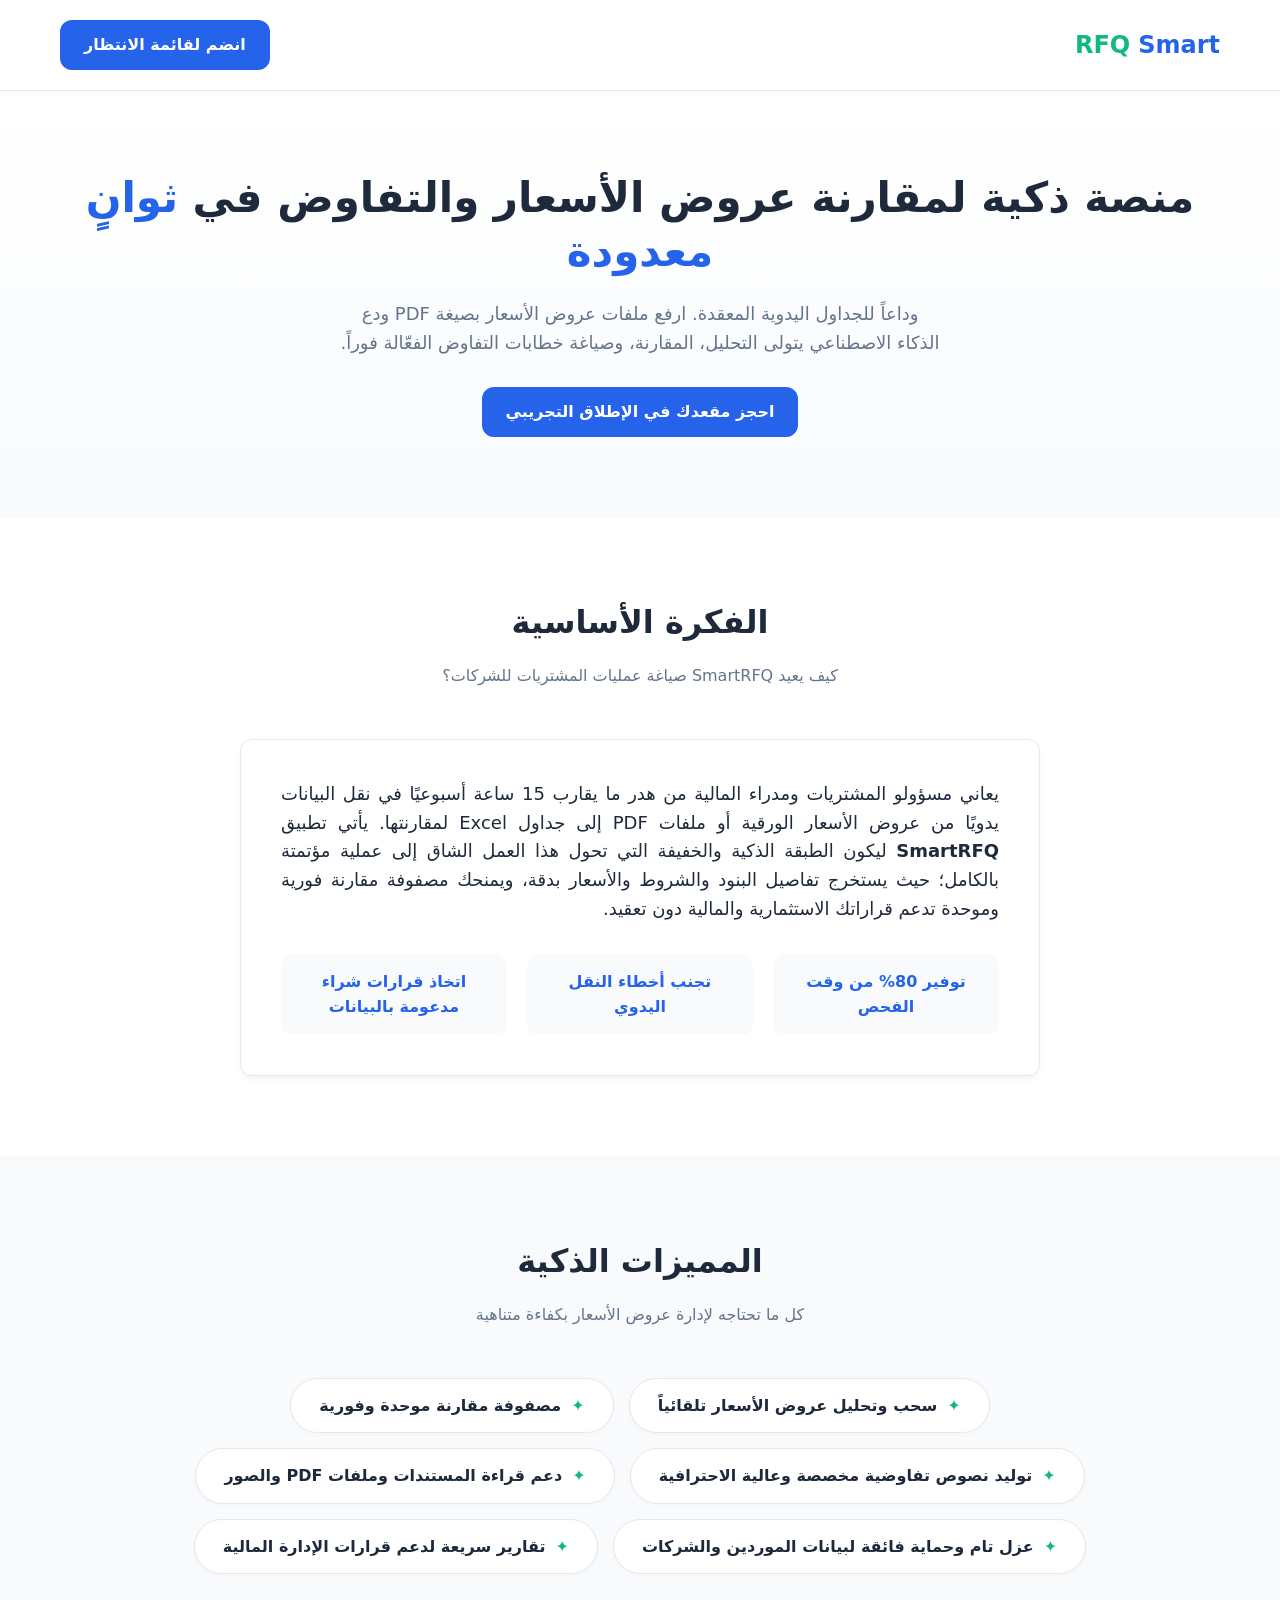
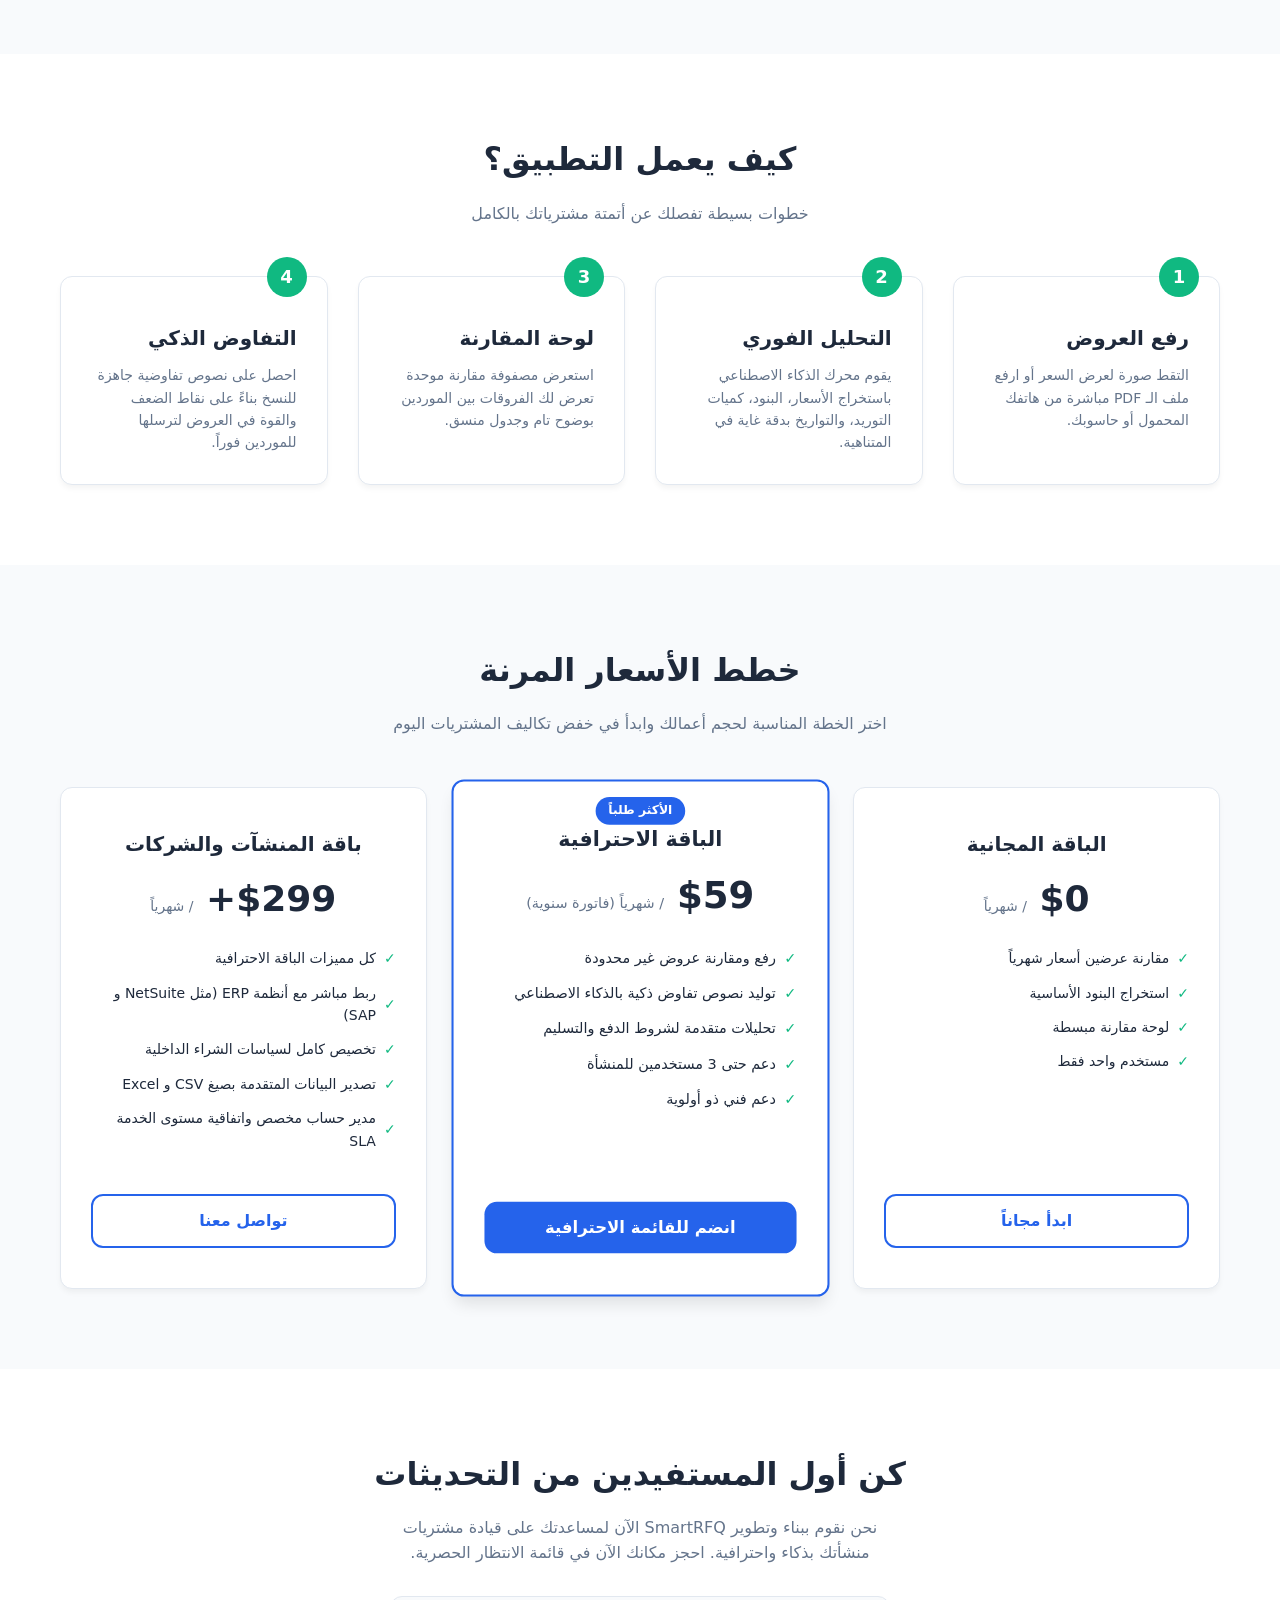
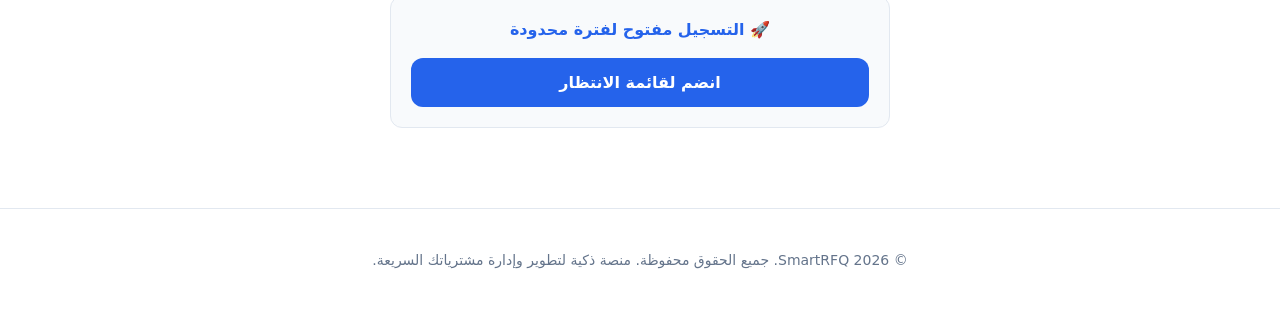
<file: smartrfq.html>
<!DOCTYPE html>
<html lang="ar" dir="rtl">
<head>
    <meta charset="UTF-8">
    <meta name="viewport" content="width=device-width, initial-scale=1.0">
    <title>SmartRFQ - أتمتة المشتريات بالذكاء الاصطناعي</title>
    <style>
        /* إعدادات الخطوط والألوان العامة */
        :root {
            --primary: #2563eb;
            --primary-hover: #1d4ed8;
            --secondary: #10b981;
            --text-main: #1e293b;
            --text-muted: #64748b;
            --bg-light: #f8fafc;
            --bg-white: #ffffff;
            --border-color: #e2e8f0;
            --radius: 12px;
        }

        * {
            box-sizing: border-box;
            margin: 0;
            padding: 0;
            font-family: system-ui, -apple-system, BlinkMacSystemFont, "Segoe UI", Roboto, "Helvetica Neue", Arial, sans-serif;
        }

        body {
            background-color: var(--bg-light);
            color: var(--text-main);
            line-height: 1.6;
            overflow-x: hidden;
        }

        .container {
            width: 100%;
            max-width: 1200px;
            margin: 0 auto;
            padding: 0 20px;
        }

        /* الهيدر وقسم البداية (Hero Section) */
        header {
            background-color: var(--bg-white);
            border-bottom: 1px solid var(--border-color);
            padding: 20px 0;
            position: sticky;
            top: 0;
            z-index: 100;
        }

        .header-content {
            display: flex;
            justify-content: space-between;
            align-items: center;
        }

        .logo {
            font-size: 24px;
            font-weight: 800;
            color: var(--primary);
            display: flex;
            align-items: center;
            gap: 8px;
        }

        .logo span {
            color: var(--secondary);
        }

        .btn {
            display: inline-block;
            background-color: var(--primary);
            color: var(--bg-white);
            padding: 12px 24px;
            border-radius: var(--radius);
            text-decoration: none;
            font-weight: 600;
            transition: all 0.3s ease;
            border: none;
            cursor: pointer;
            text-align: center;
        }

        .btn:hover {
            background-color: var(--primary-hover);
            transform: translateY(-2px);
            box-shadow: 0 4px 12px rgba(37, 99, 235, 0.2);
        }

        .btn-secondary {
            background-color: transparent;
            color: var(--primary);
            border: 2px solid var(--primary);
        }

        .btn-secondary:hover {
            background-color: rgba(37, 99, 235, 0.05);
            color: var(--primary-hover);
        }

        .hero {
            padding: 80px 0;
            text-align: center;
            background: linear-gradient(180deg, var(--bg-white) 0%, var(--bg-light) 100%);
        }

        .hero h1 {
            font-size: 42px;
            font-weight: 800;
            margin-bottom: 20px;
            color: var(--text-main);
            line-height: 1.3;
        }

        .hero h1 span {
            color: var(--primary);
        }

        .hero p {
            font-size: 18px;
            color: var(--text-muted);
            max-width: 600px;
            margin: 0 auto 30px auto;
        }

        /* الأقسام العامة */
        section {
            padding: 80px 0;
        }

        .section-title {
            text-align: center;
            margin-bottom: 50px;
        }

        .section-title h2 {
            font-size: 32px;
            font-weight: 700;
            color: var(--text-main);
            margin-bottom: 15px;
        }

        .section-title p {
            color: var(--text-muted);
            font-size: 16px;
            max-width: 500px;
            margin: 0 auto;
        }

        /* قسم الفكرة الأساسية */
        .concept-box {
            background-color: var(--bg-white);
            padding: 40px;
            border-radius: var(--radius);
            box-shadow: 0 4px 6px -1px rgba(0, 0, 0, 0.05);
            border: 1px solid var(--border-color);
            max-width: 800px;
            margin: 0 auto;
            text-align: center;
        }

        .concept-box p {
            font-size: 18px;
            color: var(--text-main);
            margin-bottom: 25px;
            text-align: justify;
        }

        .highlight-grid {
            display: grid;
            grid-template-columns: repeat(auto-fit, minmax(200px, 1fr));
            gap: 20px;
            margin-top: 30px;
        }

        .highlight-item {
            padding: 15px;
            background-color: var(--bg-light);
            border-radius: var(--radius);
            font-weight: 600;
            color: var(--primary);
        }

        /* قسم المميزات (Badges) */
        .features-grid {
            display: flex;
            flex-wrap: wrap;
            justify-content: center;
            gap: 15px;
            max-width: 900px;
            margin: 0 auto;
        }

        .badge {
            background-color: var(--bg-white);
            border: 1px solid var(--border-color);
            padding: 14px 28px;
            border-radius: 50px;
            font-size: 16px;
            font-weight: 600;
            color: var(--text-main);
            box-shadow: 0 2px 4px rgba(0,0,0,0.02);
            display: flex;
            align-items: center;
            gap: 10px;
            transition: all 0.3s ease;
        }

        .badge:hover {
            border-color: var(--primary);
            color: var(--primary);
            transform: translateY(-2px);
            box-shadow: 0 4px 10px rgba(0,0,0,0.05);
        }

        .badge-icon {
            color: var(--secondary);
            font-weight: bold;
        }

        /* قسم كيف يعمل */
        .steps-container {
            display: grid;
            grid-template-columns: repeat(auto-fit, minmax(220px, 1fr));
            gap: 30px;
            position: relative;
        }

        .step-card {
            background-color: var(--bg-white);
            border: 1px solid var(--border-color);
            padding: 30px;
            border-radius: var(--radius);
            position: relative;
            box-shadow: 0 4px 6px -1px rgba(0, 0, 0, 0.05);
        }

        .step-number {
            position: absolute;
            top: -20px;
            right: 20px;
            background-color: var(--secondary);
            color: var(--bg-white);
            width: 40px;
            height: 40px;
            border-radius: 50%;
            display: flex;
            align-items: center;
            justify-content: center;
            font-weight: 700;
            font-size: 18px;
        }

        .step-card h3 {
            margin: 15px 0 10px 0;
            font-size: 20px;
            color: var(--text-main);
        }

        .step-card p {
            color: var(--text-muted);
            font-size: 14px;
        }

        /* قسم الأسعار */
        .pricing-grid {
            display: grid;
            grid-template-columns: repeat(auto-fit, minmax(280px, 1fr));
            gap: 30px;
            align-items: stretch;
        }

        .pricing-card {
            background-color: var(--bg-white);
            border: 1px solid var(--border-color);
            border-radius: var(--radius);
            padding: 40px 30px;
            text-align: center;
            position: relative;
            display: flex;
            flex-direction: column;
            box-shadow: 0 4px 6px -1px rgba(0, 0, 0, 0.05);
        }

        .pricing-card.popular {
            border: 2px solid var(--primary);
            transform: scale(1.03);
            box-shadow: 0 10px 15px -3px rgba(0, 0, 0, 0.1);
        }

        .popular-badge {
            position: absolute;
            top: 15px;
            left: 50%;
            transform: translateX(-50%);
            background-color: var(--primary);
            color: var(--bg-white);
            padding: 4px 12px;
            border-radius: 20px;
            font-size: 12px;
            font-weight: 600;
        }

        .price-name {
            font-size: 20px;
            font-weight: 700;
            margin-bottom: 10px;
        }

        .price-cost {
            font-size: 36px;
            font-weight: 800;
            color: var(--text-main);
            margin-bottom: 20px;
        }

        .price-cost span {
            font-size: 14px;
            color: var(--text-muted);
            font-weight: 400;
        }

        .price-features {
            list-style: none;
            margin-bottom: 30px;
            text-align: right;
            flex-grow: 1;
        }

        .price-features li {
            margin-bottom: 12px;
            font-size: 14px;
            color: var(--text-main);
            display: flex;
            align-items: center;
            gap: 8px;
        }

        .price-features li::before {
            content: "✓";
            color: var(--secondary);
            font-weight: bold;
        }

        /* فوتر */
        footer {
            background-color: var(--bg-white);
            border-top: 1px solid var(--border-color);
            padding: 40px 0;
            text-align: center;
            color: var(--text-muted);
            font-size: 14px;
        }

        /* التجاوب مع الشاشات الصغيرة */
        @media (max-width: 768px) {
            .hero h1 { font-size: 32px; }
            .pricing-card.popular { transform: none; }
            .pricing-grid { gap: 20px; }
        }
    </style>
</head>
<body>

    <!-- الهيدر -->
    <header>
        <div class="container header-content">
            <div class="logo">Smart<span>RFQ</span></div>
            <a href="#cta-section" class="btn">انضم لقائمة الانتظار</a>
        </div>
    </header>

    <!-- قسم البداية والترحيب -->
    <section class="hero">
        <div class="container">
            <h1>منصة ذكية لمقارنة عروض الأسعار والتفاوض في <span>ثوانٍ معدودة</span></h1>
            <p>وداعاً للجداول اليدوية المعقدة. ارفع ملفات عروض الأسعار بصيغة PDF ودع الذكاء الاصطناعي يتولى التحليل، المقارنة، وصياغة خطابات التفاوض الفعّالة فوراً.</p>
            <a href="#cta-section" class="btn">احجز مقعدك في الإطلاق التجريبي</a>
        </div>
    </section>

    <!-- قسم الفكرة الأساسية -->
    <section id="concept" style="background-color: #fff;">
        <div class="container">
            <div class="section-title">
                <h2>الفكرة الأساسية</h2>
                <p>كيف يعيد SmartRFQ صياغة عمليات المشتريات للشركات؟</p>
            </div>
            <div class="concept-box">
                <p>يعاني مسؤولو المشتريات ومدراء المالية من هدر ما يقارب 15 ساعة أسبوعيًا في نقل البيانات يدويًا من عروض الأسعار الورقية أو ملفات PDF إلى جداول Excel لمقارنتها. يأتي تطبيق <strong>SmartRFQ</strong> ليكون الطبقة الذكية والخفيفة التي تحول هذا العمل الشاق إلى عملية مؤتمتة بالكامل؛ حيث يستخرج تفاصيل البنود والشروط والأسعار بدقة، ويمنحك مصفوفة مقارنة فورية وموحدة تدعم قراراتك الاستثمارية والمالية دون تعقيد.</p>
                <div class="highlight-grid">
                    <div class="highlight-item">توفير 80% من وقت الفحص</div>
                    <div class="highlight-item">تجنب أخطاء النقل اليدوي</div>
                    <div class="highlight-item">اتخاذ قرارات شراء مدعومة بالبيانات</div>
                </div>
            </div>
        </div>
    </section>

    <!-- قسم المميزات في شكل Badges -->
    <section id="features">
        <div class="container">
            <div class="section-title">
                <h2>المميزات الذكية</h2>
                <p>كل ما تحتاجه لإدارة عروض الأسعار بكفاءة متناهية</p>
            </div>
            <div class="features-grid">
                <div class="badge"><span class="badge-icon">✦</span> سحب وتحليل عروض الأسعار تلقائياً</div>
                <div class="badge"><span class="badge-icon">✦</span> مصفوفة مقارنة موحدة وفورية</div>
                <div class="badge"><span class="badge-icon">✦</span> توليد نصوص تفاوضية مخصصة وعالية الاحترافية</div>
                <div class="badge"><span class="badge-icon">✦</span> دعم قراءة المستندات وملفات PDF والصور</div>
                <div class="badge"><span class="badge-icon">✦</span> عزل تام وحماية فائقة لبيانات الموردين والشركات</div>
                <div class="badge"><span class="badge-icon">✦</span> تقارير سريعة لدعم قرارات الإدارة المالية</div>
            </div>
        </div>
    </section>

    <!-- قسم كيف يعمل -->
    <section id="how-it-works" style="background-color: #fff;">
        <div class="container">
            <div class="section-title">
                <h2>كيف يعمل التطبيق؟</h2>
                <p>خطوات بسيطة تفصلك عن أتمتة مشترياتك بالكامل</p>
            </div>
            <div class="steps-container">
                <div class="step-card">
                    <div class="step-number">1</div>
                    <h3>رفع العروض</h3>
                    <p>التقط صورة لعرض السعر أو ارفع ملف الـ PDF مباشرة من هاتفك المحمول أو حاسوبك.</p>
                </div>
                <div class="step-card">
                    <div class="step-number">2</div>
                    <h3>التحليل الفوري</h3>
                    <p>يقوم محرك الذكاء الاصطناعي باستخراج الأسعار، البنود، كميات التوريد، والتواريخ بدقة غاية في المتناهية.</p>
                </div>
                <div class="step-card">
                    <div class="step-number">3</div>
                    <h3>لوحة المقارنة</h3>
                    <p>استعرض مصفوفة مقارنة موحدة تعرض لك الفروقات بين الموردين بوضوح تام وجدول منسق.</p>
                </div>
                <div class="step-card">
                    <div class="step-number">4</div>
                    <h3>التفاوض الذكي</h3>
                    <p>احصل على نصوص تفاوضية جاهزة للنسخ بناءً على نقاط الضعف والقوة في العروض لترسلها للموردين فوراً.</p>
                </div>
            </div>
        </div>
    </section>

    <!-- قسم خطط الأسعار -->
    <section id="pricing">
        <div class="container">
            <div class="section-title">
                <h2>خطط الأسعار المرنة</h2>
                <p>اختر الخطة المناسبة لحجم أعمالك وابدأ في خفض تكاليف المشتريات اليوم</p>
            </div>
            <div class="pricing-grid">
                <!-- الخطة المجانية -->
                <div class="pricing-card">
                    <div class="price-name">الباقة المجانية</div>
                    <div class="price-cost">$0 <span>/ شهرياً</span></div>
                    <ul class="price-features">
                        <li>مقارنة عرضين أسعار شهرياً</li>
                        <li>استخراج البنود الأساسية</li>
                        <li>لوحة مقارنة مبسطة</li>
                        <li>مستخدم واحد فقط</li>
                    </ul>
                    <a href="#cta-section" class="btn btn-secondary">ابدأ مجاناً</a>
                </div>
                <!-- الخطة الاحترافية -->
                <div class="pricing-card popular">
                    <div class="popular-badge">الأكثر طلباً</div>
                    <div class="price-name">الباقة الاحترافية</div>
                    <div class="price-cost">$59 <span>/ شهرياً (فاتورة سنوية)</span></div>
                    <ul class="price-features">
                        <li>رفع ومقارنة عروض غير محدودة</li>
                        <li>توليد نصوص تفاوض ذكية بالذكاء الاصطناعي</li>
                        <li>تحليلات متقدمة لشروط الدفع والتسليم</li>
                        <li>دعم حتى 3 مستخدمين للمنشأة</li>
                        <li>دعم فني ذو أولوية</li>
                    </ul>
                    <a href="#cta-section" class="btn">انضم للقائمة الاحترافية</a>
                </div>
                <!-- خطة الشركات -->
                <div class="pricing-card">
                    <div class="price-name">باقة المنشآت والشركات</div>
                    <div class="price-cost">$299+ <span>/ شهرياً</span></div>
                    <ul class="price-features">
                        <li>كل مميزات الباقة الاحترافية</li>
                        <li>ربط مباشر مع أنظمة ERP (مثل NetSuite و SAP)</li>
                        <li>تخصيص كامل لسياسات الشراء الداخلية</li>
                        <li>تصدير البيانات المتقدمة بصيغ CSV و Excel</li>
                        <li>مدير حساب مخصص واتفاقية مستوى الخدمة SLA</li>
                    </ul>
                    <a href="#cta-section" class="btn btn-secondary">تواصل معنا</a>
                </div>
            </div>
        </div>
    </section>

    <!-- قسم دعوة للاشتراك بقائمة الانتظار -->
    <section id="cta-section" style="background-color: #fff; text-align: center;">
        <div class="container">
            <div class="section-title" style="margin-bottom: 30px;">
                <h2>كن أول المستفيدين من التحديثات</h2>
                <p>نحن نقوم ببناء وتطوير SmartRFQ الآن لمساعدتك على قيادة مشتريات منشأتك بذكاء واحترافية. احجز مكانك الآن في قائمة الانتظار الحصرية.</p>
            </div>
            <div style="max-width: 500px; margin: 0 auto; padding: 20px; border: 1px solid var(--border-color); border-radius: var(--radius); background-color: var(--bg-light);">
                <p style="font-weight: 600; margin-bottom: 15px; color: var(--primary);">🚀 التسجيل مفتوح لفترة محدودة</p>
                <a href="mailto:earlyaccess@smartrfq.com?subject=Join Waitlist" class="btn" style="width: 100%;">انضم لقائمة الانتظار</a>
            </div>
        </div>
    </section>

    <!-- الفوتر -->
    <footer>
        <div class="container">
            <p>&copy; 2026 SmartRFQ. جميع الحقوق محفوظة. منصة ذكية لتطوير وإدارة مشترياتك السريعة.</p>
        </div>
    </footer>

</body>
</html>
</file>
<file: style.css>
/* =============================================
   MEEZAN — ميزان
   Design System: Refined Minimal | Arabic RTL
   Colors: Deep Teal + Warm Gold + Neutral
   Font: Cairo (headings) + Tajawal (body)
   ============================================= */

/* ===== VARIABLES ===== */
:root {
  --teal-900: #0d2b2b;
  --teal-800: #103d3d;
  --teal-700: #145252;
  --teal-600: #1a6b6b;
  --teal-500: #1f8080;
  --teal-400: #28a0a0;
  --teal-300: #4dbdbd;
  --teal-100: #e6f5f5;
  --teal-50:  #f0fafa;

  --gold-500: #c9943a;
  --gold-400: #dda84a;
  --gold-300: #e8be72;
  --gold-100: #fdf5e6;

  --neutral-900: #1a1a1a;
  --neutral-700: #3d3d3d;
  --neutral-500: #6b6b6b;
  --neutral-300: #b0b0b0;
  --neutral-100: #f2f2f2;
  --neutral-50:  #fafafa;
  --white: #ffffff;

  --radius-sm: 8px;
  --radius-md: 14px;
  --radius-lg: 20px;
  --radius-xl: 28px;

  --shadow-sm: 0 2px 8px rgba(0,0,0,0.07);
  --shadow-md: 0 6px 24px rgba(0,0,0,0.10);
  --shadow-lg: 0 16px 48px rgba(0,0,0,0.13);

  --transition: 0.25s ease;
}

/* ===== RESET ===== */
*, *::before, *::after { box-sizing: border-box; margin: 0; padding: 0; }

html { scroll-behavior: smooth; }

body {
  font-family: 'Tajawal', 'Cairo', sans-serif;
  font-size: 16px;
  color: var(--neutral-900);
  background: var(--white);
  direction: rtl;
  text-align: right;
  line-height: 1.7;
}

a { text-decoration: none; color: inherit; }
img { max-width: 100%; display: block; }
button { cursor: pointer; border: none; background: none; font-family: inherit; }
input, textarea { font-family: inherit; }

/* ===== CONTAINER ===== */
.container {
  max-width: 1160px;
  margin: 0 auto;
  padding: 0 24px;
}

/* ===== SECTION BASE ===== */
.section {
  padding: 90px 0;
}

/* ===== BUTTONS ===== */
.btn {
  display: inline-flex;
  align-items: center;
  gap: 8px;
  padding: 13px 28px;
  border-radius: var(--radius-md);
  font-family: 'Cairo', sans-serif;
  font-weight: 700;
  font-size: 15px;
  transition: all var(--transition);
  white-space: nowrap;
}

.btn-primary {
  background: var(--teal-500);
  color: var(--white);
  box-shadow: 0 4px 16px rgba(31,128,128,0.25);
}
.btn-primary:hover {
  background: var(--teal-400);
  transform: translateY(-2px);
  box-shadow: 0 8px 24px rgba(31,128,128,0.35);
}

.btn-secondary {
  background: var(--teal-50);
  color: var(--teal-600);
  border: 1.5px solid var(--teal-300);
}
.btn-secondary:hover {
  background: var(--teal-100);
  transform: translateY(-2px);
}

.btn-nav {
  background: var(--teal-900);
  color: var(--white);
  padding: 10px 22px;
  font-size: 14px;
}
.btn-nav:hover { background: var(--teal-700); }

.btn-white {
  background: var(--white);
  color: var(--teal-700);
  font-weight: 700;
  box-shadow: var(--shadow-md);
}
.btn-white:hover {
  transform: translateY(-2px);
  box-shadow: var(--shadow-lg);
}

.full-width { width: 100%; justify-content: center; }

/* ===== NAVBAR ===== */
.navbar {
  position: sticky;
  top: 0;
  z-index: 100;
  background: rgba(255,255,255,0.95);
  backdrop-filter: blur(12px);
  border-bottom: 1px solid rgba(0,0,0,0.07);
  padding: 0 0;
}

.nav-inner {
  display: flex;
  align-items: center;
  gap: 32px;
  height: 70px;
}

.logo {
  display: flex;
  align-items: center;
  gap: 8px;
  font-family: 'Cairo', sans-serif;
  font-weight: 900;
  font-size: 22px;
  color: var(--teal-800);
  flex-shrink: 0;
}
.logo-icon { font-size: 24px; }

.nav-links {
  display: flex;
  align-items: center;
  gap: 4px;
  flex: 1;
  justify-content: center;
}

.nav-links a {
  padding: 8px 16px;
  border-radius: var(--radius-sm);
  font-size: 15px;
  font-weight: 500;
  color: var(--neutral-700);
  transition: all var(--transition);
}
.nav-links a:hover {
  color: var(--teal-600);
  background: var(--teal-50);
}

.menu-toggle {
  display: none;
  flex-direction: column;
  gap: 5px;
  padding: 8px;
}
.menu-toggle span {
  display: block;
  width: 22px;
  height: 2px;
  background: var(--neutral-700);
  border-radius: 2px;
  transition: var(--transition);
}

/* ===== HERO ===== */
.hero {
  min-height: 90vh;
  display: flex;
  align-items: center;
  background: linear-gradient(145deg, var(--teal-900) 0%, var(--teal-700) 55%, var(--teal-500) 100%);
  position: relative;
  overflow: hidden;
  padding: 80px 0;
}

.hero-bg-shape {
  position: absolute;
  border-radius: 50%;
  opacity: 0.08;
  background: var(--white);
  pointer-events: none;
}
.shape-1 { width: 600px; height: 600px; top: -200px; left: -150px; }
.shape-2 { width: 400px; height: 400px; bottom: -100px; right: -80px; }

.hero-inner {
  position: relative;
  z-index: 2;
  max-width: 580px;
}

.hero-badge {
  display: inline-block;
  background: rgba(255,255,255,0.12);
  border: 1px solid rgba(255,255,255,0.2);
  color: var(--gold-300);
  padding: 6px 16px;
  border-radius: 100px;
  font-size: 13px;
  font-weight: 600;
  margin-bottom: 24px;
  backdrop-filter: blur(4px);
}

.hero-title {
  font-family: 'Cairo', sans-serif;
  font-size: clamp(36px, 5vw, 58px);
  font-weight: 900;
  color: var(--white);
  line-height: 1.25;
  margin-bottom: 20px;
  letter-spacing: -0.5px;
}
.hero-title .highlight {
  color: var(--gold-300);
  position: relative;
}

.hero-subtitle {
  font-size: 17px;
  color: rgba(255,255,255,0.78);
  line-height: 1.8;
  margin-bottom: 36px;
}

.hero-actions {
  display: flex;
  gap: 14px;
  flex-wrap: wrap;
  margin-bottom: 50px;
}

.hero-stats {
  display: flex;
  align-items: center;
  gap: 24px;
}
.stat { text-align: center; }
.stat-num {
  display: block;
  font-family: 'Cairo', sans-serif;
  font-size: 26px;
  font-weight: 900;
  color: var(--gold-300);
}
.stat-label {
  font-size: 12px;
  color: rgba(255,255,255,0.6);
}
.stat-divider {
  width: 1px;
  height: 40px;
  background: rgba(255,255,255,0.2);
}

/* Hero floating cards */
.hero-visual {
  position: absolute;
  left: 8%;
  top: 50%;
  transform: translateY(-50%);
  z-index: 2;
}

.card-float {
  background: rgba(255,255,255,0.12);
  backdrop-filter: blur(16px);
  border: 1px solid rgba(255,255,255,0.2);
  border-radius: var(--radius-lg);
  padding: 20px 26px;
  color: var(--white);
  width: 200px;
  box-shadow: var(--shadow-lg);
}

.card-a {
  margin-bottom: 20px;
  animation: floatA 4s ease-in-out infinite;
}
.card-b {
  margin-right: 40px;
  animation: floatB 4s ease-in-out infinite 0.5s;
}

.card-label {
  font-size: 12px;
  color: rgba(255,255,255,0.6);
  margin-bottom: 6px;
}
.card-value {
  font-family: 'Cairo', sans-serif;
  font-size: 20px;
  font-weight: 700;
  margin-bottom: 10px;
}
.card-tag {
  display: inline-block;
  padding: 3px 10px;
  border-radius: 100px;
  font-size: 11px;
  font-weight: 700;
}
.card-tag.green { background: rgba(46,213,115,0.25); color: #7eeaad; }
.card-tag.gray  { background: rgba(255,255,255,0.12); color: rgba(255,255,255,0.6); }

.vs-badge {
  position: absolute;
  top: 50%;
  right: -18px;
  transform: translateY(-50%);
  background: var(--gold-500);
  color: var(--white);
  font-family: 'Cairo', sans-serif;
  font-weight: 900;
  font-size: 13px;
  width: 36px;
  height: 36px;
  border-radius: 50%;
  display: flex;
  align-items: center;
  justify-content: center;
  box-shadow: var(--shadow-md);
}

@keyframes floatA {
  0%, 100% { transform: translateY(0px); }
  50% { transform: translateY(-10px); }
}
@keyframes floatB {
  0%, 100% { transform: translateY(0px) translateX(40px); }
  50% { transform: translateY(8px) translateX(40px); }
}

/* ===== SECTION HEADER ===== */
.section-header {
  text-align: center;
  margin-bottom: 60px;
}
.section-tag {
  display: inline-block;
  background: var(--teal-100);
  color: var(--teal-600);
  padding: 5px 14px;
  border-radius: 100px;
  font-size: 13px;
  font-weight: 700;
  margin-bottom: 14px;
}
.section-title {
  font-family: 'Cairo', sans-serif;
  font-size: clamp(26px, 4vw, 38px);
  font-weight: 900;
  color: var(--neutral-900);
  line-height: 1.3;
  margin-bottom: 12px;
}
.section-desc {
  font-size: 16px;
  color: var(--neutral-500);
}

/* ===== FEATURES ===== */
.features { background: var(--neutral-50); }

.features-grid {
  display: grid;
  grid-template-columns: repeat(3, 1fr);
  gap: 22px;
}

.feature-card {
  background: var(--white);
  border-radius: var(--radius-lg);
  padding: 32px 28px;
  border: 1.5px solid transparent;
  box-shadow: var(--shadow-sm);
  transition: all var(--transition);
}
.feature-card:hover {
  border-color: var(--teal-300);
  box-shadow: var(--shadow-md);
  transform: translateY(-4px);
}
.feature-card.featured {
  background: var(--teal-900);
  color: var(--white);
  border-color: var(--teal-700);
}
.feature-card.featured h3 { color: var(--white); }
.feature-card.featured p  { color: rgba(255,255,255,0.7); }

.feature-icon {
  font-size: 36px;
  margin-bottom: 16px;
}
.feature-card h3 {
  font-family: 'Cairo', sans-serif;
  font-size: 18px;
  font-weight: 700;
  color: var(--neutral-900);
  margin-bottom: 8px;
}
.feature-card p {
  font-size: 14px;
  color: var(--neutral-500);
  line-height: 1.7;
}

/* ===== HOW IT WORKS ===== */
.how { background: var(--white); }

.steps {
  display: flex;
  align-items: center;
  justify-content: center;
  gap: 16px;
  flex-wrap: wrap;
}

.step {
  background: var(--white);
  border: 1.5px solid var(--neutral-100);
  border-radius: var(--radius-lg);
  padding: 32px 28px;
  text-align: center;
  flex: 1;
  min-width: 200px;
  max-width: 260px;
  box-shadow: var(--shadow-sm);
  transition: all var(--transition);
}
.step:hover {
  border-color: var(--teal-300);
  box-shadow: var(--shadow-md);
}

.step-num {
  width: 52px;
  height: 52px;
  background: linear-gradient(135deg, var(--teal-500), var(--teal-300));
  color: var(--white);
  font-family: 'Cairo', sans-serif;
  font-size: 22px;
  font-weight: 900;
  border-radius: 50%;
  display: flex;
  align-items: center;
  justify-content: center;
  margin: 0 auto 16px;
}

.step h3 {
  font-family: 'Cairo', sans-serif;
  font-size: 17px;
  font-weight: 700;
  margin-bottom: 8px;
}
.step p { font-size: 14px; color: var(--neutral-500); }

.step-arrow {
  font-size: 28px;
  color: var(--teal-300);
  font-weight: 300;
  flex-shrink: 0;
}

/* ===== COMPARE SECTION ===== */
.compare-section { background: var(--teal-50); }

.compare-card {
  background: var(--white);
  border-radius: var(--radius-xl);
  padding: 48px 40px;
  box-shadow: var(--shadow-lg);
  display: grid;
  grid-template-columns: 1fr auto 1fr;
  gap: 40px;
  align-items: start;
  border: 1px solid var(--teal-100);
}

.col-title {
  font-family: 'Cairo', sans-serif;
  font-size: 18px;
  font-weight: 700;
  color: var(--teal-700);
  margin-bottom: 24px;
  padding-bottom: 14px;
  border-bottom: 2px solid var(--teal-100);
}

.input-group {
  margin-bottom: 18px;
}
.input-group label {
  display: block;
  font-size: 13px;
  font-weight: 600;
  color: var(--neutral-600);
  margin-bottom: 8px;
}

.input {
  width: 100%;
  padding: 12px 16px;
  border: 1.5px solid var(--neutral-200, #e0e0e0);
  border-radius: var(--radius-md);
  font-size: 15px;
  font-family: 'Tajawal', sans-serif;
  color: var(--neutral-900);
  background: var(--neutral-50);
  transition: border-color var(--transition);
  outline: none;
  direction: ltr;
  text-align: left;
}
.input:focus {
  border-color: var(--teal-400);
  background: var(--white);
  box-shadow: 0 0 0 3px rgba(31,128,128,0.10);
}

.textarea { resize: vertical; min-height: 110px; direction: rtl; text-align: right; }

.result-box {
  background: var(--teal-50);
  border: 1.5px solid var(--teal-200, #a8d8d8);
  border-radius: var(--radius-md);
  padding: 16px 20px;
  display: flex;
  justify-content: space-between;
  align-items: center;
  margin-top: 24px;
}
.result-label { font-size: 13px; color: var(--neutral-500); }
.result-value {
  font-family: 'Cairo', sans-serif;
  font-size: 20px;
  font-weight: 900;
  color: var(--teal-700);
}

.compare-center {
  display: flex;
  flex-direction: column;
  align-items: center;
  gap: 20px;
  padding-top: 48px;
}

.vs-circle {
  width: 56px;
  height: 56px;
  background: linear-gradient(135deg, var(--gold-500), var(--gold-300));
  color: var(--white);
  font-family: 'Cairo', sans-serif;
  font-weight: 900;
  font-size: 15px;
  border-radius: 50%;
  display: flex;
  align-items: center;
  justify-content: center;
  box-shadow: var(--shadow-md);
}

.compare-btn { margin-top: 8px; }

.winner-badge {
  background: var(--teal-100);
  color: var(--teal-700);
  padding: 8px 16px;
  border-radius: 100px;
  font-size: 13px;
  font-weight: 700;
  text-align: center;
}
.winner-badge.green {
  background: rgba(46,213,115,0.12);
  color: #1a7a42;
}

/* ===== CTA ===== */
.cta-section { padding: 80px 0; }

.cta-box {
  background: linear-gradient(135deg, var(--teal-900), var(--teal-600));
  border-radius: var(--radius-xl);
  padding: 60px 40px;
  text-align: center;
  color: var(--white);
  position: relative;
  overflow: hidden;
}
.cta-box::before {
  content: '';
  position: absolute;
  inset: 0;
  background: url("data:image/svg+xml,%3Csvg width='60' height='60' viewBox='0 0 60 60' xmlns='http://www.w3.org/2000/svg'%3E%3Cg fill='none' fill-rule='evenodd'%3E%3Cg fill='%23ffffff' fill-opacity='0.04'%3E%3Cpath d='M36 34v-4h-2v4h-4v2h4v4h2v-4h4v-2h-4zm0-30V0h-2v4h-4v2h4v4h2V6h4V4h-4zM6 34v-4H4v4H0v2h4v4h2v-4h4v-2H6zM6 4V0H4v4H0v2h4v4h2V6h4V4H6z'/%3E%3C/g%3E%3C/g%3E%3C/svg%3E");
}
.cta-box h2 {
  font-family: 'Cairo', sans-serif;
  font-size: 32px;
  font-weight: 900;
  margin-bottom: 12px;
  position: relative;
}
.cta-box p {
  font-size: 16px;
  color: rgba(255,255,255,0.75);
  margin-bottom: 32px;
  position: relative;
}
.cta-box .btn-white { position: relative; }

/* ===== CONTACT ===== */
.contact { background: var(--neutral-50); }

.contact-grid {
  display: grid;
  grid-template-columns: 1fr 1.5fr;
  gap: 60px;
  align-items: start;
}

.contact-info {
  display: flex;
  flex-direction: column;
  gap: 28px;
  padding-top: 8px;
}

.info-item {
  display: flex;
  align-items: flex-start;
  gap: 16px;
}
.info-icon { font-size: 28px; flex-shrink: 0; }
.info-item strong {
  font-size: 14px;
  font-weight: 700;
  color: var(--neutral-900);
  display: block;
  margin-bottom: 4px;
}
.info-item p { font-size: 14px; color: var(--neutral-500); }

.contact-form {
  background: var(--white);
  border-radius: var(--radius-xl);
  padding: 36px 32px;
  box-shadow: var(--shadow-md);
  border: 1px solid var(--neutral-100);
}

/* ===== FOOTER ===== */
.footer {
  background: var(--teal-900);
  color: rgba(255,255,255,0.7);
  padding: 50px 0 24px;
}

.footer-inner {
  display: grid;
  grid-template-columns: 1fr auto;
  gap: 40px;
  align-items: center;
  padding-bottom: 32px;
  border-bottom: 1px solid rgba(255,255,255,0.1);
  margin-bottom: 24px;
}

.footer-brand .logo { color: var(--white); margin-bottom: 10px; }
.footer-brand p { font-size: 13px; color: rgba(255,255,255,0.5); }

.footer-links {
  display: flex;
  gap: 20px;
  flex-wrap: wrap;
}
.footer-links a {
  font-size: 14px;
  color: rgba(255,255,255,0.6);
  transition: color var(--transition);
}
.footer-links a:hover { color: var(--white); }

.footer-bottom {
  text-align: center;
  font-size: 13px;
  color: rgba(255,255,255,0.35);
}

/* ===== FINANCE TABS ===== */
.finance-tabs {
  display: flex;
  gap: 10px;
  justify-content: center;
  margin-bottom: 32px;
  flex-wrap: wrap;
}

.tab-btn {
  padding: 10px 22px;
  border-radius: 100px;
  border: 1.5px solid var(--neutral-200, #e0e0e0);
  background: var(--white);
  font-family: 'Cairo', sans-serif;
  font-size: 14px;
  font-weight: 600;
  color: var(--neutral-500);
  cursor: pointer;
  transition: all var(--transition);
}
.tab-btn:hover {
  border-color: var(--teal-300);
  color: var(--teal-600);
}
.tab-btn.active {
  background: var(--teal-500);
  border-color: var(--teal-500);
  color: var(--white);
  box-shadow: 0 4px 14px rgba(31,128,128,0.25);
}

/* ===== RESULTS DETAIL ===== */
.results-detail {
  margin-top: 32px;
}

.results-grid {
  display: grid;
  grid-template-columns: 1fr 1fr 1fr;
  gap: 16px;
}

.result-detail-card {
  background: var(--white);
  border: 1.5px solid var(--neutral-100);
  border-radius: var(--radius-lg);
  padding: 24px 20px;
  box-shadow: var(--shadow-sm);
}

.winner-card {
  background: var(--teal-900);
  border-color: var(--teal-700);
  color: var(--white);
}

.detail-title {
  font-family: 'Cairo', sans-serif;
  font-size: 15px;
  font-weight: 700;
  color: var(--teal-600);
  margin-bottom: 16px;
  padding-bottom: 10px;
  border-bottom: 1.5px solid var(--teal-100);
}

.winner-card .detail-title {
  color: var(--gold-300);
  border-bottom-color: rgba(255,255,255,0.15);
}

.winner-title { color: var(--gold-300) !important; }

.detail-row {
  display: flex;
  justify-content: space-between;
  align-items: center;
  padding: 8px 0;
  font-size: 13px;
  border-bottom: 1px solid rgba(0,0,0,0.04);
}

.winner-card .detail-row {
  border-bottom-color: rgba(255,255,255,0.08);
  color: rgba(255,255,255,0.8);
}

.detail-row span { color: var(--neutral-500); }
.winner-card .detail-row span { color: rgba(255,255,255,0.55); }
.detail-row strong { font-size: 14px; font-weight: 700; }
.winner-card .detail-row strong { color: var(--white); }

.red  { color: #e05252 !important; }
.green { color: #1a7a42 !important; }
.winner-card .green { color: #7eeaad !important; }
.winner-card .red   { color: #ffaaaa !important; }

/* ===== SMART ADVICE ===== */
.advice-section {
  margin-top: 36px;
  background: var(--white);
  border-radius: var(--radius-xl);
  padding: 32px 28px;
  border: 1.5px solid var(--gold-100);
  box-shadow: var(--shadow-md);
}

.advice-header {
  display: flex;
  align-items: center;
  gap: 12px;
  margin-bottom: 24px;
}

.advice-icon { font-size: 28px; }

.advice-header h3 {
  font-family: 'Cairo', sans-serif;
  font-size: 18px;
  font-weight: 700;
  color: var(--neutral-900);
  flex: 1;
}

.advice-tag {
  background: var(--gold-100);
  color: var(--gold-500);
  padding: 4px 12px;
  border-radius: 100px;
  font-size: 12px;
  font-weight: 700;
}

.advice-list {
  display: flex;
  flex-direction: column;
  gap: 14px;
}

.advice-card {
  display: flex;
  align-items: flex-start;
  gap: 16px;
  padding: 18px 20px;
  border-radius: var(--radius-md);
  border: 1.5px solid transparent;
  transition: all var(--transition);
}

.advice-card:hover { transform: translateX(-4px); }

.advice-boost      { background: #f0faf5; border-color: #b8e8d0; }
.advice-annual     { background: #f5f0fa; border-color: #d0b8e8; }
.advice-rate       { background: #fff5f0; border-color: #e8c8b8; }
.advice-duration   { background: #fafaf0; border-color: #e0e8b8; }
.advice-downpayment{ background: #f0f5fa; border-color: #b8cce8; }
.advice-compare    { background: var(--teal-50); border-color: var(--teal-200, #a8d8d8); }

.advice-card-icon {
  font-size: 26px;
  flex-shrink: 0;
  margin-top: 2px;
}

.advice-card-content strong {
  display: block;
  font-size: 15px;
  font-weight: 700;
  color: var(--neutral-900);
  margin-bottom: 6px;
}

.advice-card-content p {
  font-size: 14px;
  color: var(--neutral-600, #555);
  line-height: 1.7;
  margin: 0;
}

/* ===== RESPONSIVE ===== */
@media (max-width: 900px) {
  .features-grid { grid-template-columns: repeat(2, 1fr); }
  .compare-card { grid-template-columns: 1fr; }
  .compare-center { flex-direction: row; padding-top: 0; }
  .vs-circle { width: 44px; height: 44px; font-size: 13px; }
  .contact-grid { grid-template-columns: 1fr; gap: 40px; }
  .footer-inner { grid-template-columns: 1fr; }
  .hero-visual { display: none; }
  .steps { flex-direction: column; align-items: stretch; }
  .step-arrow { transform: rotate(90deg); text-align: center; }
  .step { max-width: 100%; }
  .results-grid { grid-template-columns: 1fr; }
}

@media (max-width: 640px) {
  .nav-links {
    display: none;
    position: absolute;
    top: 70px;
    right: 0;
    left: 0;
    background: var(--white);
    flex-direction: column;
    align-items: stretch;
    padding: 16px;
    border-bottom: 1px solid var(--neutral-100);
    box-shadow: var(--shadow-md);
  }
  .nav-links.open { display: flex; }
  .nav-links a { text-align: center; padding: 12px; border-radius: var(--radius-sm); }
  .menu-toggle { display: flex; }
  .btn-nav { display: none; }
  .navbar { position: relative; }

  .features-grid { grid-template-columns: 1fr; }
  .hero { min-height: auto; padding: 60px 0; }
  .hero-title { font-size: 32px; }
  .hero-actions { flex-direction: column; }
  .hero-stats { gap: 16px; }

  .compare-card { padding: 28px 20px; }
  .section { padding: 60px 0; }
}

/* ===== TOOL SECTION ===== */
.tool-section { background: var(--neutral-50); }

.tool-card {
  background: var(--white);
  border-radius: var(--radius-xl);
  padding: 40px 36px;
  margin-bottom: 24px;
  box-shadow: var(--shadow-md);
  border: 1.5px solid var(--neutral-100);
}

.tool-card-header {
  margin-bottom: 32px;
  padding-bottom: 20px;
  border-bottom: 1.5px solid var(--teal-100);
}
.tool-card-header h3 { font-family:'Cairo',sans-serif; font-size:22px; font-weight:900; color:var(--teal-800); margin-bottom:6px; }
.tool-card-header p  { font-size:14px; color:var(--neutral-500); }

.step-badge {
  display:inline-block;
  background:var(--teal-500);
  color:var(--white);
  padding:4px 14px;
  border-radius:100px;
  font-size:12px;
  font-weight:700;
  margin-bottom:10px;
}

.eligibility-grid {
  display:grid;
  grid-template-columns:repeat(2,1fr);
  gap:20px;
  margin-bottom:28px;
}

.input-hint { font-size:12px; color:var(--neutral-400,#aaa); margin-top:4px; display:block; }

.btn-lg { padding:15px 36px; font-size:16px; }
.mt-24  { margin-top:24px; }

/* DBR */
.dbr-card {
  display:flex;
  align-items:center;
  gap:16px;
  padding:20px 24px;
  border-radius:var(--radius-lg);
  margin-bottom:20px;
  border:1.5px solid transparent;
}
.dbr-card.green  { background:#f0faf5; border-color:#b8e8d0; }
.dbr-card.yellow { background:#fffbf0; border-color:#e8d8b0; }
.dbr-card.red    { background:#fff5f5; border-color:#e8b8b8; }
.dbr-icon { font-size:32px; flex-shrink:0; }
.dbr-info strong { display:block; font-size:16px; font-weight:700; margin-bottom:4px; }
.dbr-info p      { font-size:14px; color:var(--neutral-600,#555); margin:0; }

.dbr-stats {
  display:grid;
  grid-template-columns:repeat(4,1fr);
  gap:12px;
  margin-bottom:28px;
}
.dbr-stat {
  background:var(--neutral-50);
  border-radius:var(--radius-md);
  padding:14px 16px;
  text-align:center;
  border:1px solid var(--neutral-100);
}
.dbr-stat span    { display:block; font-size:12px; color:var(--neutral-500); margin-bottom:6px; }
.dbr-stat strong  { font-family:'Cairo',sans-serif; font-size:16px; font-weight:700; }
.red-text   { color:#e05252 !important; }
.green-text { color:#1a7a42 !important; }

/* Options */
.options-header { margin-bottom:20px; }
.options-header h4 { font-family:'Cairo',sans-serif; font-size:18px; font-weight:700; margin-bottom:4px; }
.options-header p  { font-size:14px; color:var(--neutral-500); }

.options-grid {
  display:grid;
  grid-template-columns:repeat(4,1fr);
  gap:14px;
  margin-bottom:24px;
}

.option-card {
  background:var(--white);
  border:2px solid var(--neutral-200,#e0e0e0);
  border-radius:var(--radius-lg);
  padding:18px 14px;
  cursor:pointer;
  transition:all var(--transition);
  position:relative;
  text-align:center;
}
.option-card:hover          { border-color:var(--teal-300); transform:translateY(-3px); box-shadow:var(--shadow-md); }
.option-card.selected       { border-color:var(--teal-500); background:var(--teal-50); box-shadow:0 0 0 3px rgba(31,128,128,0.15); }
.option-card.not-affordable { opacity:0.6; }

.option-header {
  display:flex;
  align-items:center;
  justify-content:space-between;
  margin-bottom:10px;
  flex-wrap:wrap;
  gap:4px;
}
.option-bank   { font-size:13px; font-weight:700; color:var(--neutral-700); }
.option-rate   { font-size:12px; color:var(--teal-600); font-weight:700; }
.option-badge  { font-size:10px; padding:2px 8px; border-radius:100px; font-weight:700; }
.option-badge.green { background:rgba(46,213,115,0.15); color:#1a7a42; }
.option-badge.red   { background:rgba(224,82,82,0.12);  color:#c0392b; }

.option-years   { font-size:13px; color:var(--neutral-500); margin-bottom:8px; }
.option-monthly { font-family:'Cairo',sans-serif; font-size:20px; font-weight:900; color:var(--teal-700); margin-bottom:8px; }
.option-monthly span { font-size:12px; font-weight:400; color:var(--neutral-500); }
.option-details { font-size:11px; color:var(--neutral-500); display:flex; flex-direction:column; gap:2px; }

.option-select-indicator {
  position:absolute;
  bottom:8px;
  left:50%;
  transform:translateX(-50%);
  font-size:11px;
  font-weight:700;
  color:var(--teal-600);
  background:var(--teal-100);
  padding:2px 10px;
  border-radius:100px;
  white-space:nowrap;
}

.compare-selection {
  display:flex;
  align-items:center;
  justify-content:space-between;
  gap:20px;
  background:var(--teal-50);
  border:1.5px solid var(--teal-200,#a8d8d8);
  border-radius:var(--radius-lg);
  padding:20px 24px;
  flex-wrap:wrap;
}
.selected-info { display:flex; flex-direction:column; gap:6px; font-size:14px; font-weight:600; color:var(--teal-700); }

/* Comparison */
.comparison-grid {
  display:grid;
  grid-template-columns:1fr auto 1fr;
  gap:20px;
  margin-bottom:32px;
  align-items:start;
}

.comp-col {
  background:var(--neutral-50);
  border:1.5px solid var(--neutral-200,#e0e0e0);
  border-radius:var(--radius-lg);
  padding:24px 20px;
}
.comp-col.comp-winner {
  background:var(--teal-900);
  border-color:var(--teal-700);
  color:var(--white);
}

.comp-header { margin-bottom:16px; text-align:center; }
.comp-title  { font-family:'Cairo',sans-serif; font-size:16px; font-weight:700; margin-bottom:4px; }
.comp-subtitle { font-size:13px; opacity:0.7; }
.comp-crown  { font-size:13px; font-weight:700; color:var(--gold-300); margin-top:6px; }

.comp-main {
  font-family:'Cairo',sans-serif;
  font-size:28px;
  font-weight:900;
  color:var(--teal-500);
  text-align:center;
  margin-bottom:20px;
  padding-bottom:16px;
  border-bottom:1.5px solid rgba(0,0,0,0.07);
}
.comp-winner .comp-main { color:var(--gold-300); border-bottom-color:rgba(255,255,255,0.15); }
.comp-main span { font-size:14px; font-weight:400; opacity:0.7; }

.comp-row {
  display:flex;
  justify-content:space-between;
  align-items:center;
  padding:9px 0;
  font-size:13px;
  border-bottom:1px solid rgba(0,0,0,0.05);
}
.comp-winner .comp-row { border-bottom-color:rgba(255,255,255,0.08); }
.comp-row span  { color:var(--neutral-500); }
.comp-row strong { font-weight:700; }
.comp-winner .comp-row span { color:rgba(255,255,255,0.55); }
.comp-winner .comp-row strong { color:var(--white); }
.comp-winner .red-text { color:#ffaaaa !important; }

.comp-middle {
  display:flex;
  flex-direction:column;
  align-items:center;
  gap:16px;
  padding-top:40px;
}
.vs-big {
  width:56px; height:56px;
  background:linear-gradient(135deg,var(--gold-500),var(--gold-300));
  color:var(--white);
  font-family:'Cairo',sans-serif;
  font-weight:900;
  font-size:16px;
  border-radius:50%;
  display:flex; align-items:center; justify-content:center;
  box-shadow:var(--shadow-md);
  flex-shrink:0;
}
.comp-diff { display:flex; flex-direction:column; gap:10px; width:100%; }
.diff-item {
  background:var(--white);
  border-radius:var(--radius-md);
  padding:10px 14px;
  text-align:center;
  border:1px solid var(--neutral-100);
  font-size:12px;
}
.diff-item span  { display:block; color:var(--neutral-500); margin-bottom:4px; }
.diff-item strong { font-size:15px; font-weight:700; }
.winner-item { background:var(--teal-50); border-color:var(--teal-200,#a8d8d8); }
.winner-item strong { color:var(--teal-700); }

/* Responsive tool */
@media(max-width:900px){
  .eligibility-grid { grid-template-columns:1fr; }
  .dbr-stats { grid-template-columns:repeat(2,1fr); }
  .options-grid { grid-template-columns:repeat(2,1fr); }
  .comparison-grid { grid-template-columns:1fr; }
  .comp-middle { flex-direction:row; padding-top:0; }
  .compare-selection { flex-direction:column; align-items:stretch; }
}
@media(max-width:640px){
  .options-grid { grid-template-columns:1fr 1fr; }
  .tool-card { padding:24px 16px; }
  .dbr-stats { grid-template-columns:repeat(2,1fr); }
}
</file>
